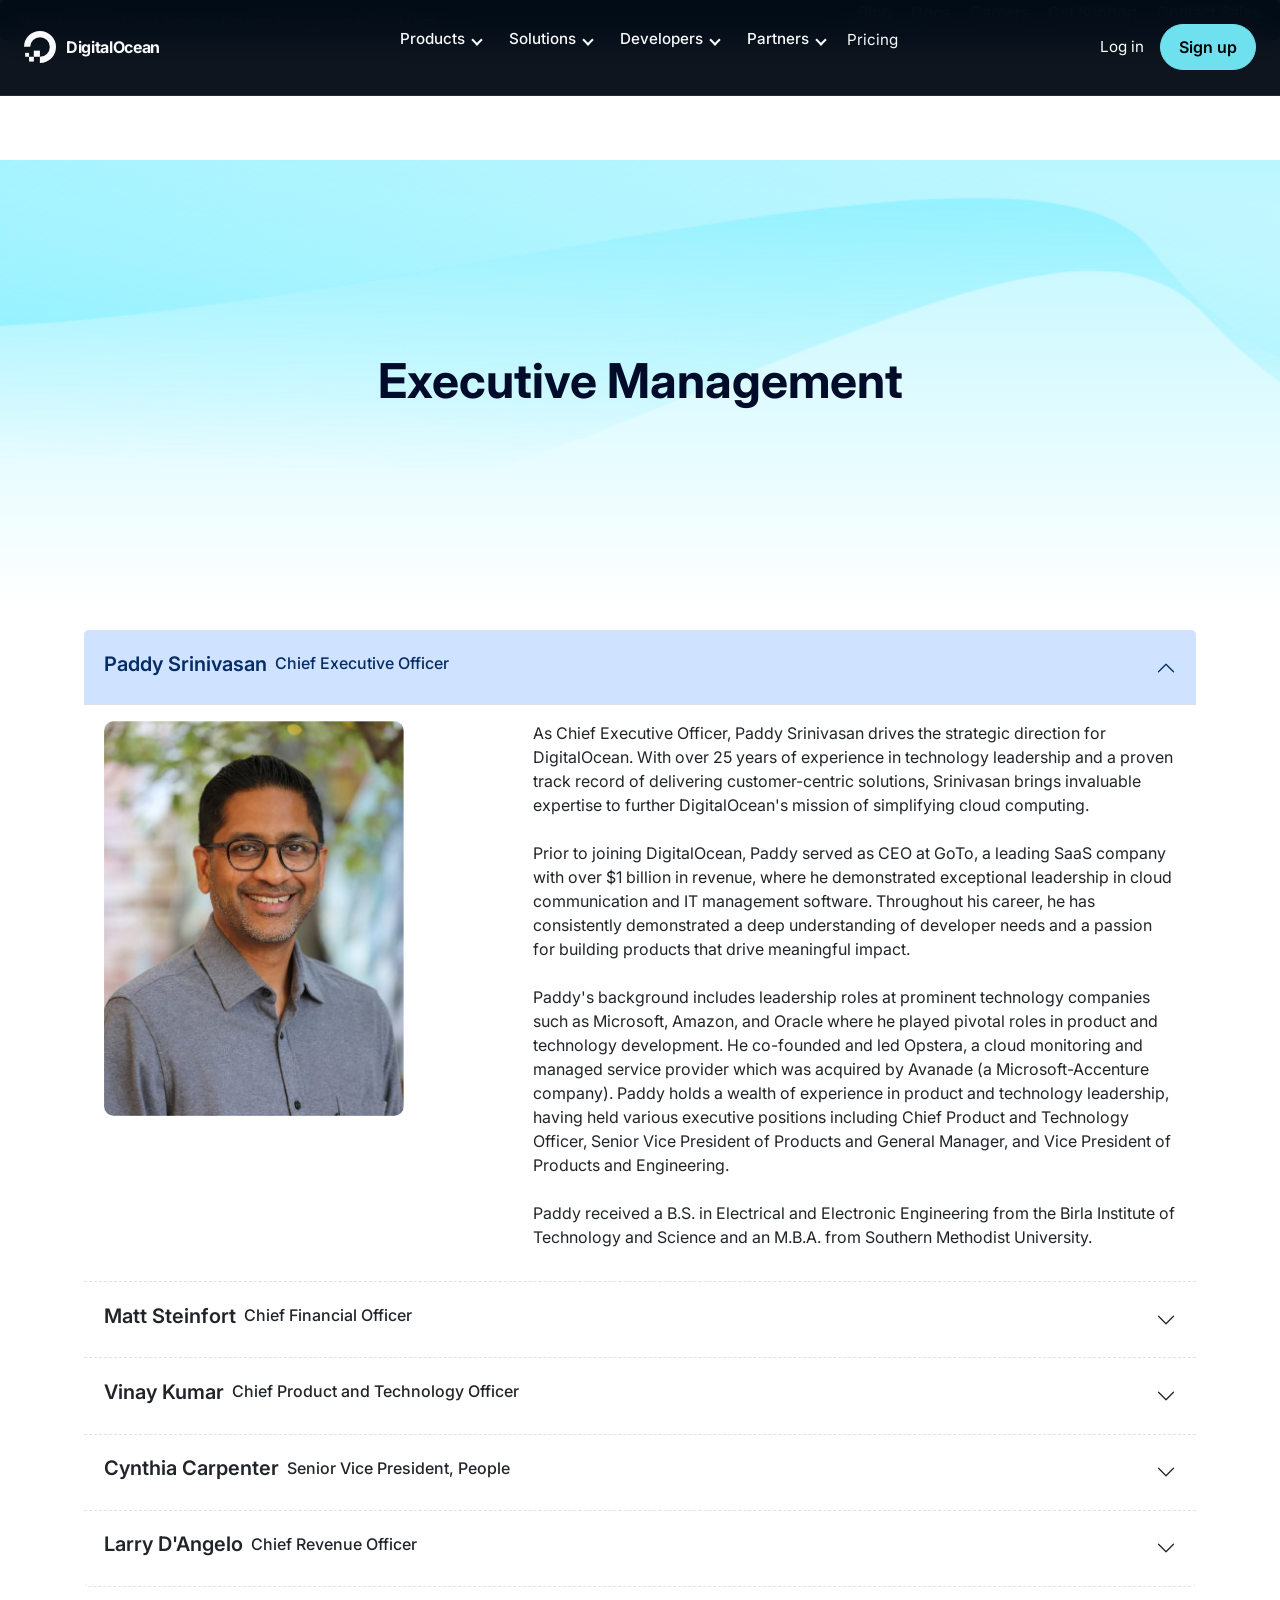
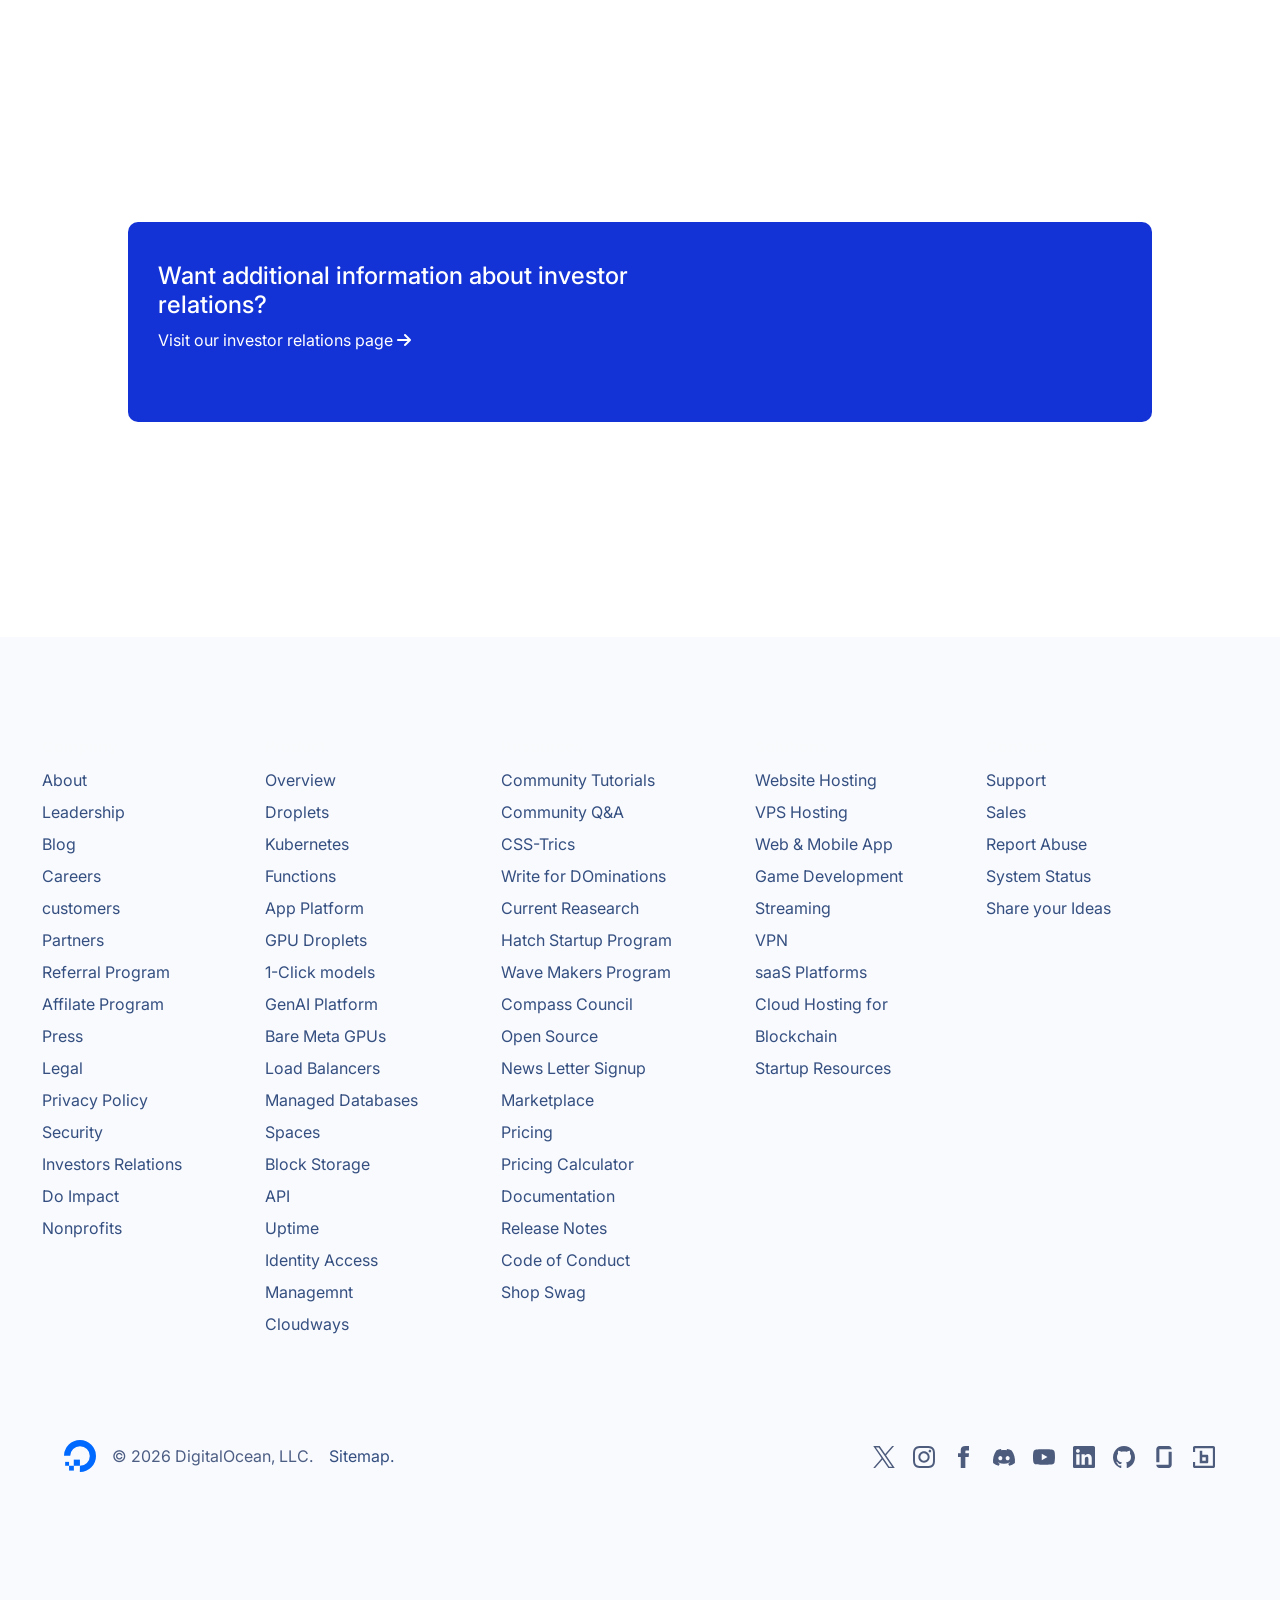
<file: otherhtml/leadership.html>
<!doctype html>
<html lang="en">

<head>
  <meta charset="utf-8">
  <meta name="viewport" content="width=device-width, initial-scale=1">
  <title>Executive Management | DigitalOcean</title>
  <link href="https://cdn.jsdelivr.net/npm/bootstrap@5.3.5/dist/css/bootstrap.min.css" rel="stylesheet"
    integrity="sha384-SgOJa3DmI69IUzQ2PVdRZhwQ+dy64/BUtbMJw1MZ8t5HZApcHrRKUc4W0kG879m7" crossorigin="anonymous">
  <link rel="preconnect" href="https://fonts.googleapis.com">
  <link rel="preconnect" href="https://fonts.gstatic.com" crossorigin>
  <link
    href="https://fonts.googleapis.com/css2?family=Epilogue:ital,wght@0,100..900;1,100..900&family=Farro:wght@300;400;500;700&family=Inter:ital,opsz,wght@0,14..32,100..900;1,14..32,100..900&family=JetBrains+Mono:ital,wght@0,100..800;1,100..800&family=Plus+Jakarta+Sans:ital,wght@0,200..800;1,200..800&family=Roboto:ital,wght@0,100..900;1,100..900&display=swap"
    rel="stylesheet">
  <link rel="stylesheet" href="https://cdnjs.cloudflare.com/ajax/libs/font-awesome/6.7.2/css/all.min.css"
    integrity="sha512-Evv84Mr4kqVGRNSgIGL/F/aIDqQb7xQ2vcrdIwxfjThSH8CSR7PBEakCr51Ck+w+/U6swU2Im1vVX0SVk9ABhg=="
    crossorigin="anonymous" referrerpolicy="no-referrer" />
  <link rel="shortcut icon" href="../Pictures/favicon.png" type="image/x-icon">
  <link rel="stylesheet" href="../othercss/leadership.css">
</head>

<body>

  <div class="alert">

    <div id="carouselExampleSlidesOnly" class="carousel slide alert-left vertical" data-bs-ride="carousel">
      <div class="carousel-inner">
        <div class="carousel-item active">
          <a href="">
            Now Available: Cloud Security Posture Management (CSPM)
            <i class="fa-solid fa-arrow-right"></i>
          </a>
        </div>
        <div class="carousel-item">
          <a href="">
            Introducing DigitalOcean AI-Native Cloud
            <i class="fa-solid fa-arrow-right"></i>
          </a>

        </div>
        <div class="carousel-item">
          <a href="">
            Now Available:Deepseek-V4-pro Model
            <i class="fa-solid fa-arrow-right"></i>
          </a>
        </div>
        <div class="carousel-item">
          <a href="">
            Now Available: Kimi K2.6
            <i class="fa-solid fa-arrow-right"></i>
          </a>
        </div>
      </div>
    </div>

    <ul class="alert-right">
      <li><a href="">Blog</a></li>
      <li><a href="">Docs</a></li>
      <li><a href="">Careers</a></li>
      <li><a href="">Get Support</a></li>
      <li><a href="">Contact Sales</a></li>
    </ul>
  </div>



  <!-- --header--- -->

  <header class="site-header">
    <div class="header-inner">
      <a class="site-logo" href="../index.html">
        <!-- <span class="logo-mark">DO</span> -->
        <svg width="32" height="32" xmlns="http://www.w3.org/2000/svg" fill="none" viewBox="0 0 90 90" tabindex="-1"
          class="DigitalOceanSmileyStyles__StyledSvg-sc-64ca7b97-4 bcPVou">
          <circle cx="45" cy="45" r="36.25" fill="none" stroke="currentColor" stroke-width="17.5"
            stroke-dasharray="170.824100538945 56.941366846315" stroke-dashoffset="113.88273369263"
            class="DigitalOceanSmileyStyles__StyledCircle-sc-64ca7b97-0 cHPtwG"></circle>
          <rect x="3.25" y="61.5" width="11" height="11" fill="currentColor"
            class="DigitalOceanSmileyStyles__StyledPixelSm-sc-64ca7b97-1 bgucfL"></rect>
          <rect x="14.25" y="72.5" width="13.5" height="13.5" fill="currentColor"
            class="DigitalOceanSmileyStyles__StyledPixelMd-sc-64ca7b97-2 fKJDss"></rect>
          <rect x="27.5" y="55.25" width="17.25" height="17.25" fill="currentColor"
            class="DigitalOceanSmileyStyles__StyledPixelLg-sc-64ca7b97-3 gZIQKn"></rect>
        </svg>
        <span class="logo-text">DigitalOcean</span>
      </a>

      <input type="checkbox" id="mobile-menu-toggle" class="mobile-menu-toggle" aria-hidden="true">
      <nav class="main-nav" aria-label="Main">
        <ul class="nav-list">
          <li class="nav-item dropdown-parent dropdown-parent--products">
            <button type="button" class="nav-button" aria-expanded="false">
              Products
              <span class="nav-chevron"></span>
            </button>
            <div class="dropdown-menu dropdown-menu--products" aria-label="Products submenu">
              <div class="dropdown-grid">
                <div class="dropdown-panel dropdown-panel--nav">
                  <div class="panel-heading">Featured AI Products</div>
                  <ul class="panel-links">
                    <li class="panel-link active"><a href="/products/featured">Featured AI
                        Products</a></li>
                    <li class="panel-link"><a href="/products/droplets">Compute</a></li>
                    <li class="panel-link"><a href="/products/kubernetes">Containers and Images</a>
                    </li>
                    <li class="panel-link"><a href="/products/databases">Managed Databases</a></li>
                    <li class="panel-link"><a href="/products/monitoring">Management and Dev
                        Tools</a></li>
                    <li class="panel-link"><a href="/products/networking">Networking</a></li>
                    <li class="panel-link"><a href="/products/security">Security</a></li>
                  </ul>
                </div>
                <div class="dropdown-panel dropdown-panel--cards">
                  <div class="card-grid">
                    <a class="card" href="/products/droplets">
                      <span class="card-icon">💠</span>
                      <div>
                        <strong>GPU Droplets</strong>
                        <p>GPU-powered virtual machines to build and run AI apps.</p>
                      </div>
                    </a>
                    <a class="card" href="/products/bare-metal-gpus">
                      <span class="card-icon">🛠️</span>
                      <div>
                        <strong>Bare Metal GPUs</strong>
                        <p>Single-tenant servers, standalone or multi-node.</p>
                      </div>
                    </a>
                    <a class="card" href="/products/storage">
                      <span class="card-icon">🗄️</span>
                      <div>
                        <strong>Storage</strong>
                        <p>Fast, scalable storage for datasets and stateful AI workloads.</p>
                      </div>
                    </a>
                    <a class="card" href="/products/data-and-learning">
                      <span class="card-icon">📚</span>
                      <div>
                        <strong>Data and Learning</strong>
                        <p>Store, retrieve, and surface the context you need.</p>
                        <span class="badge">New</span>
                      </div>
                    </a>
                    <a class="card" href="/products/inference-engine">
                      <span class="card-icon">⚡</span>
                      <div>
                        <strong>Inference Engine</strong>
                        <p>Run inference at scale with policy-driven routing.</p>
                        <span class="badge">New</span>
                      </div>
                    </a>
                  </div>
                  <a class="browse-all-link" href="/products">Browse all products →</a>
                </div>
              </div>
            </div>
          </li>
          <li class="nav-item dropdown-parent dropdown-parent--solutions">
            <button type="button" class="nav-button" aria-expanded="false">
              Solutions
              <span class="nav-chevron"></span>
            </button>
            <div class="dropdown-menu dropdown-menu--solutions" aria-label="Solutions submenu">
              <div class="dropdown-grid">
                <div class="dropdown-panel dropdown-panel--nav">
                  <div class="panel-heading">Featured solutions</div>
                  <ul class="panel-links">
                    <li class="panel-link active"><a href="/solutions/ai-ml">AI/ML</a></li>
                    <li class="panel-link"><a href="/solutions/cms">CMS</a></li>
                    <li class="panel-link"><a href="/solutions/data-iot">Data and IoT</a></li>
                    <li class="panel-link"><a href="/solutions/developer-tools">Developer Tools</a>
                    </li>
                    <li class="panel-link"><a href="/solutions/gaming-media">Gaming and Media</a>
                    </li>
                    <li class="panel-link"><a href="/solutions/gpu">GPU</a></li>
                    <li class="panel-link"><a href="/solutions/hosting">Hosting</a></li>
                  </ul>
                </div>
                <div class="dropdown-panel dropdown-panel--cards">
                  <div class="panel-heading">AI/ML</div>
                  <div class="card-grid">
                    <a class="card" href="/solutions/ai-hr-knowledge-assistant">
                      <span class="card-icon">🤖</span>
                      <div>
                        <strong>AI HR Knowledge Assistant</strong>
                        <p>Deploy AI tools developed for Human Resources.</p>
                      </div>
                    </a>
                    <a class="card" href="/solutions/ai-code-copilot">
                      <span class="card-icon">💻</span>
                      <div>
                        <strong>AI Code Copilot</strong>
                        <p>Write, complete, and review code faster.</p>
                      </div>
                    </a>
                    <a class="card" href="/solutions/ai-support-ticket-triage">
                      <span class="card-icon">🎟️</span>
                      <div>
                        <strong>AI Support Ticket Triage</strong>
                        <p>Auto-classify and route customer support tickets.</p>
                      </div>
                    </a>
                    <a class="card" href="/solutions/ai-recommendation-engine">
                      <span class="card-icon">✨</span>
                      <div>
                        <strong>AI Recommendation Engine</strong>
                        <p>Build tools to personalize user experiences.</p>
                      </div>
                    </a>
                    <a class="card" href="/solutions/ai-agent-builder">
                      <span class="card-icon">🧠</span>
                      <div>
                        <strong>AI Agent Builder</strong>
                        <p>Create, deploy, and manage AI agents for anything.</p>
                      </div>
                    </a>
                    <a class="card" href="/solutions/multimodal-ai">
                      <span class="card-icon">🌀</span>
                      <div>
                        <strong>Multimodal AI</strong>
                        <p>Run models that process multiple data types.</p>
                      </div>
                    </a>
                  </div>
                  <a class="browse-all-link" href="/solutions">Browse all AI/ML solutions →</a>
                </div>
              </div>
            </div>
          </li>
          <li class="nav-item dropdown-parent dropdown-parent--developers">
            <button type="button" class="nav-button" aria-expanded="false">
              Developers
              <span class="nav-chevron"></span>
            </button>
            <div class="dropdown-menu dropdown-menu--developers" aria-label="Developers submenu">
              <div class="dropdown-grid">
                <div class="dropdown-panel dropdown-panel--nav">
                  <div class="panel-heading">Community</div>
                  <ul class="panel-links">
                    <li class="panel-link active"><a href="/community">Community</a></li>
                    <li class="panel-link"><a href="/docs">Documentation</a></li>
                    <li class="panel-link"><a href="/developer-tools">Developer Tools</a></li>
                    <li class="panel-link"><a href="/get-involved">Get Involved</a></li>
                    <li class="panel-link"><a href="/utilities-help">Utilities and Help</a></li>
                  </ul>
                </div>
                <div class="dropdown-panel dropdown-panel--cards">
                  <div class="panel-heading">Community</div>
                  <div class="card-grid">
                    <a class="card" href="/blog">
                      <!-- <span class="card-icon"></span> -->
                      <div>
                        <strong>Blog</strong>
                        <p>The latest product releases and insights from our experts.</p>
                      </div>
                    </a>
                    <a class="card" href="/css-tricks">
                      <!-- <span class="card-icon"></span> -->
                      <div>
                        <strong>CSS Tricks</strong>
                        <p>All things web design.</p>
                      </div>
                    </a>
                    <a class="card" href="/the-wave">
                      <!-- <span class="card-icon"></span> -->
                      <div>
                        <strong>The Wave</strong>
                        <p>Content to level up your business.</p>
                      </div>
                    </a>
                    <a class="card" href="/tutorials">
                      <!-- <span class="card-icon"></span> -->
                      <div>
                        <strong>Tutorials</strong>
                        <p>Our extensive library of technical articles.</p>
                      </div>
                    </a>
                    <a class="card" href="/qa">
                      <!-- <span class="card-icon"></span> -->
                      <div>
                        <strong>Q&A</strong>
                        <p>Answers to your cloud and coding questions.</p>
                      </div>
                    </a>
                    <a class="card" href="/youtube">
                      <!-- <span class="card-icon">▶</span> -->
                      <div>
                        <strong>YouTube</strong>
                        <p>Educational content and tutorials.</p>
                      </div>
                    </a>
                  </div>
                  <a class="browse-all-link" href="/community">Visit DigitalOcean's Community Site
                    →</a>
                </div>
              </div>
            </div>
          </li>
          <li class="nav-item dropdown-parent dropdown-parent--partners">
            <button type="button" class="nav-button" aria-expanded="false">
              Partners
              <span class="nav-chevron"></span>
            </button>
            <div class="dropdown-menu dropdown-menu--partners" aria-label="Partners submenu">
              <div class="dropdown-grid">
                <div class="dropdown-panel dropdown-panel--nav">
                  <div class="panel-heading">Become a Partner</div>
                  <ul class="panel-links">
                    <li class="panel-link active"><a href="/partners/become-a-partner">Become a
                        Partner</a></li>
                    <li class="panel-link"><a href="/partners/marketplace">Marketplace</a></li>
                  </ul>
                </div>
                <div class="dropdown-panel dropdown-panel--cards">
                  <div class="panel-heading">Become a Partner</div>
                  <div class="card-grid">
                    <a class="card" href="/partners/partner-pod">
                      <div>
                        <strong>About Partner Pod</strong>
                        <p>Discounts, revenue share, and more for businesses.</p>
                      </div>
                    </a>
                    <a class="card" href="/partners/ai-partner-program">
                      <div>
                        <strong>AI Partner Program</strong>
                        <p>Boost your AI business with the right partner resources.</p>
                      </div>
                    </a>
                    <a class="card" href="/partners/digitalocean-startups">
                      <div>
                        <strong>DigitalOcean Startups</strong>
                        <p>Resources and support to propel your startup.</p>
                      </div>
                    </a>
                    <a class="card" href="/partners/partners-directory">
                      <div>
                        <strong>Partners Directory</strong>
                        <p>Current list of DigitalOcean partners.</p>
                      </div>
                    </a>
                    <a class="card" href="/partners/customer-stories">
                      <div>
                        <strong>Customer Stories</strong>
                        <p>See customers growing on DigitalOcean.</p>
                      </div>
                    </a>
                  </div>
                  <a class="browse-all-link" href="/partners">Become a Partner →</a>
                </div>
              </div>
            </div>
          </li>
          <li class="nav-item">
            <a class="nav-link" href="/pricing">Pricing</a>
          </li>
        </ul>
      </nav>

      <div class="header-actions">
        <a class="action-link" href="https://cloud.digitalocean.com/login">Log in</a>
        <a class="action-button" href="https://cloud.digitalocean.com/registrations/new">Sign up</a>
        
        <label class="mobile-menu-button" for="mobile-menu-toggle" aria-label="Toggle menu">
          Menu
          <span class="mobile-menu-icon"></span>
        </label>
      </div>
      <i class="fa-solid fa-bars"></i>
    </div>
  </header>
  
  <!-- Hero section -->

  <section class="hero-section">
    <div class="herosect">
      <h1>Executive Management</h1>
    </div>
  </section>
  <!-- Hero Section2 -->
  <section class="hero-section2">
    <div class="herosect2">

      <div class="accordion" id="accordionPanelsStayOpenExample">
        <div class="accordion-item">
          <h2 class="accordion-header">
            <button class="accordion-button" type="button" data-bs-toggle="collapse"
              data-bs-target="#panelsStayOpen-collapseOne" aria-expanded="true"
              aria-controls="panelsStayOpen-collapseOne">
              <h5>Paddy Srinivasan</h5>
              <p>Chief Executive Officer</p>
            </button>
          </h2>
          <div id="panelsStayOpen-collapseOne" class="accordion-collapse collapse show">
            <div class="accordion-body">
              <div class="img-side">
                <img src="../Pictures/paddy.jpg" alt="" class="acord-img">
              </div>

              <div class="txxt-side">
                <p>As Chief Executive Officer, Paddy Srinivasan drives the strategic direction for DigitalOcean. With
                  over 25 years of experience in technology leadership and a proven track record of delivering
                  customer-centric solutions, Srinivasan brings invaluable expertise to further DigitalOcean's mission
                  of simplifying cloud computing.
                  <br><br>
                  Prior to joining DigitalOcean, Paddy served as CEO at GoTo, a leading SaaS company with over $1
                  billion in revenue, where he demonstrated exceptional leadership in cloud communication and IT
                  management software. Throughout his career, he has consistently demonstrated a deep understanding of
                  developer needs and a passion for building products that drive meaningful impact.
                  <br><br>
                  Paddy's background includes leadership roles at prominent technology companies such as Microsoft,
                  Amazon, and Oracle where he played pivotal roles in product and technology development. He co-founded
                  and led Opstera, a cloud monitoring and managed service provider which was acquired by Avanade (a
                  Microsoft-Accenture company). Paddy holds a wealth of experience in product and technology leadership,
                  having held various executive positions including Chief Product and Technology Officer, Senior Vice
                  President of Products and General Manager, and Vice President of Products and Engineering.
                  <br><br>
                  Paddy received a B.S. in Electrical and Electronic Engineering from the Birla Institute of Technology
                  and Science and an M.B.A. from Southern Methodist University.
                </p>
              </div>
            </div>
          </div>
        </div>

        <div class="accordion-item">
          <h2 class="accordion-header">
            <button class="accordion-button collapsed" type="button" data-bs-toggle="collapse"
              data-bs-target="#panelsStayOpen-collapseTwo" aria-expanded="false"
              aria-controls="panelsStayOpen-collapseTwo">
              <h5>Matt Steinfort</h5>
              <p>Chief Financial Officer</p>
            </button>
          </h2>
          <div id="panelsStayOpen-collapseTwo" class="accordion-collapse collapse">
            <div class="accordion-body">
              <div class="img-side">
                <img src="../Pictures/matt.jpg" alt="" class="acord-img">
              </div>

              <div class="txxt-side">
                <p>Matt Steinfort is DigitalOcean's Chief Financial Officer, responsible for leading and scaling the
                  company's global finance organization. He brings more than 30 years of financial operations, general
                  management, corporate strategy & development and consulting experience along with entrepreneurial and
                  startup expertise.
                  <br><br>
                  Prior to DigitalOcean, Matt was the Chief Financial Officer at Zayo Group, where he oversaw all
                  finance and strategy functions including corporate strategy & development, FP&A, IR, accounting and
                  treasury. Before his time at Zayo, Matt was a founder of SaaS provider Envysion, where he also served
                  as President and Chief Executive Officer.
                  <br><br>
                  Matt holds a B.S. in civil engineering and operations research from Princeton University and an M.B.A.
                  from MIT Sloan School of Management
                </p>
              </div>
            </div>
          </div>
        </div>

        <div class="accordion-item">
          <h2 class="accordion-header">
            <button class="accordion-button collapsed" type="button" data-bs-toggle="collapse"
              data-bs-target="#panelsStayOpen-collapseThree" aria-expanded="false"
              aria-controls="panelsStayOpen-collapseThree">
              <h5>Vinay Kumar</h5>
              <p>Chief Product and Technology Officer</p>
            </button>
          </h2>
          <div id="panelsStayOpen-collapseThree" class="accordion-collapse collapse">
            <div class="accordion-body">
              <div class="img-side">
                <img src="../Pictures/vinay.jpg" alt="" class="acord-img">
              </div>

              <div class="txxt-side">
                <p>Vinay Kumar is Chief Product and Technology Officer at DigitalOcean, leading product strategy and
                  technology execution across the company’s cloud platform. He brings 20+ years of experience building
                  and scaling cloud infrastructure and developer platforms, with a track record of turning complex
                  technical problems into simple, reliable products—and creating operating mechanisms that help teams
                  execute consistently.
                  <br><br>
                  Before DigitalOcean, Vinay spent a decade at Oracle in senior leadership roles, most recently as
                  Senior Vice President, Product Development. He was among the early leaders who helped launch Oracle’s
                  Gen-2 cloud infrastructure as a founding member and went on to lead product management and engineering
                  across various Oracle business units including Healthcare. He also took on complex turnaround
                  assignments spanning product, partners, and solutions engineering.
                  <br><br>
                  Vinay played pivotal roles in advancing Oracle Cloud’s differentiation. He introduced HPC and RDMA
                  networking capabilities that became foundational for OCI’s GPU and high-performance workloads, and he
                  led the concept-to-inception launch of Dedicated Regions—work that later became central to OCI’s
                  differentiation, including OCI Alloy. He also conceived and launched Cloud Lift Services globally and
                  improved operating margins through organizational and operating-model transformation.
                  <br><br>
                  He has also held leadership roles at Amazon Web Services, Akamai and EMC.
                </p>
              </div>
            </div>
          </div>
        </div>

        <div class="accordion-item">
          <h2 class="accordion-header">
            <button class="accordion-button collapsed" type="button" data-bs-toggle="collapse"
              data-bs-target="#panelsStayOpen-collapseFour" aria-expanded="false"
              aria-controls="panelsStayOpen-collapseFour">
              <h5>Cynthia Carpenter</h5>
              <p>Senior Vice President, People</p>
            </button>
          </h2>
          <div id="panelsStayOpen-collapseFour" class="accordion-collapse collapse">
            <div class="accordion-body">
              <div class="img-side">
                <img src="../Pictures/cynthia.jpg" alt="" class="acord-img">
              </div>

              <div class="txxt-side">
                <p>As the Senior Vice President of People for DigitalOcean, Cynthia Carpenter leverages her strategic
                  marketing background to help position DigitalOcean as an employer of top technical talent. A
                  passionate advocate for inclusion and diversity, she works closely with executive leadership to uphold
                  a culture where employees can bring their best to work every day to produce extraordinary results.
                  <br><br>
                  Prior to joining DigitalOcean, Cynthia was the Chief People Officer for TechInsights, a publisher of
                  technical documentation for the semiconductor industry. Before joining TechInsights, she led Human
                  Resources for the Product & Technology business unit at Charter Communications. Her career includes
                  leadership roles in marketing and product management with Charter, Level 3 Communications, AMC
                  Networks, Time Warner Cable, and Starz Entertainment.
                  <br><br>
                  Cynthia has served on the Boards of Women In Cable Telecom Rocky Mountain, The Rocky Mountain
                  Children's Law Center, and Junior Achievement Rocky Mountain. She is a graduate of Cornell University
                  and holds an MBA from Boston University.
                </p>
              </div>
            </div>
          </div>
        </div>

        <div class="accordion-item">
          <h2 class="accordion-header">
            <button class="accordion-button collapsed" type="button" data-bs-toggle="collapse"
              data-bs-target="#panelsStayOpen-collapseFive" aria-expanded="false"
              aria-controls="panelsStayOpen-collapseFive">
              <h5>Larry D'Angelo</h5>
              <p>Chief Revenue Officer</p>
            </button>
          </h2>
          <div id="panelsStayOpen-collapseFive" class="accordion-collapse collapse">
            <div class="accordion-body">
              <div class="img-side">
                <img src="../Pictures/larry.jpg" alt="" class="acord-img">
              </div>

              <div class="txxt-side">
                <p>As Chief Revenue Officer at Digital Ocean, Larry oversees all go-to-market efforts including direct
                  sales and channel partnerships, customer success, customer support and corporate communications. He
                  brings more than 30 years of experience in building and scaling successful global go-to-market teams
                  across numerous revenue streams and operating motions.
                  <br><br>
                  Prior to joining Digital Ocean, Larry was the Chief Customer Officer at Rapid7 (NASDAQ:RPD), an $800M+
                  leader in extended risk and threat detection. He led new sales, expansion, customer retention, and
                  support, resulting in YoY ARR growth of 11%, and a 7% ARR increase per customer. Larry helped lead
                  Rapid7 through an 18% workforce reduction while restructuring the company's go-to-market operations,
                  resulting in driving efficient growth and generating $80M of free cash flow.
                  <br><br>
                  Prior to joining Rapid7, he served as a Senior Advisor to numerous software companies and private
                  equity firms. Before operating as an advisor, Larry was the Chief Sales Officer of LogMeIn
                  (NASDQ:LOGM) for over eight years, where he helped the company grow from $100M in revenue to $1.4B.
                  <br><br>
                  Larry holds a B.S. in Optical Engineering from the University of Rochester.
                </p>
              </div>
            </div>
          </div>
        </div>
      </div>
    </div>
  </section>
  <!-- Hero Section3 -->
  <section class="hero-section3">
    <div class="herosect3">
      <h4>Want additional information about investor relations?</h4>
      <p><a href="">Visit our investor relations page <i class="fa-solid fa-arrow-right"></i></a></p>
    </div>
    <div>
      <img src="../Pictures/s image.png" alt="" class="s-image">
    </div>
  </section>

  <!-- footer section -->
  <footer class="footer-section">
    <div class="footer-sect">
      <div class="footer-list">
        <h4>Company</h4>
        <li><a href="">About</a></li>
        <li><a href="../otherhtml/leadership.html">Leadership</a></li>
        <li><a href="">Blog</a></li>
        <li><a href="">Careers</a></li>
        <li><a href="">customers</a></li>
        <li><a href="">Partners</a></li>
        <li><a href="../otherhtml/referral.html">Referral Program</a></li>
        <li><a href="">Affilate Program</a></li>
        <li><a href="">Press</a></li>
        <li><a href="../otherhtml/legal.html">Legal</a></li>
        <li><a href="">Privacy Policy</a></li>
        <li><a href="">Security</a></li>
        <li><a href="">Investors Relations</a></li>
        <li><a href="">Do Impact</a></li>
        <li><a href="">Nonprofits</a></li>
      </div>
      <div class="footer-list">
        <h4>Product</h4>
        <li><a href="">Overview</a></li>
        <li><a href="">Droplets</a></li>
        <li><a href="">Kubernetes</a></li>
        <li><a href="">Functions</a></li>
        <li><a href="">App Platform</a></li>
        <li><a href="">GPU Droplets</a></li>
        <li><a href="">1-Click models</a></li>
        <li><a href="">GenAI Platform</a></li>
        <li><a href="">Bare Meta GPUs</a></li>
        <li><a href="">Load Balancers</a></li>
        <li><a href="">Managed Databases</a></li>
        <li><a href="">Spaces</a></li>
        <li><a href="">Block Storage</a></li>
        <li><a href="">API</a></li>
        <li><a href="">Uptime</a></li>
        <li><a href="">Identity Access<br>Managemnt</a></li>
        <li><a href="">Cloudways</a></li>
      </div>
      <div class="footer-list">
        <h4>Resources</h4>
        <li><a href="">Community Tutorials</a></li>
        <li><a href="">Community Q&A</a></li>
        <li><a href="">CSS-Trics</a></li>
        <li><a href="">Write for DOminations</a></li>
        <li><a href="">Current Reasearch</a></li>
        <li><a href="">Hatch Startup Program</a></li>
        <li><a href="">Wave Makers Program</a></li>
        <li><a href="">Compass Council</a></li>
        <li><a href="">Open Source</a></li>
        <li><a href="">News Letter Signup</a></li>
        <li><a href="">Marketplace</a></li>
        <li><a href="">Pricing</a></li>
        <li><a href="">Pricing Calculator</a></li>
        <li><a href="">Documentation</a></li>
        <li><a href="">Release Notes</a></li>
        <li><a href="">Code of Conduct</a></li>
        <li><a href="">Shop Swag</a></li>
      </div>
      <div class="footer-list">
        <h4>Solutions</h4>
        <li><a href="">Website Hosting</a></li>
        <li><a href="">VPS Hosting</a></li>
        <li><a href="">Web & Mobile App</a></li>
        <li><a href="">Game Development</a></li>
        <li><a href="">Streaming</a></li>
        <li><a href="">VPN</a></li>
        <li><a href="">saaS Platforms</a></li>
        <li><a href="">Cloud Hosting for<br> Blockchain</a></li>
        <li><a href="">Startup Resources</a></li>

      </div>
      <div class="footer-list">
        <h4>Contact</h4>
        <li><a href="">Support</a></li>
        <li><a href="">Sales</a></li>
        <li><a href="">Report Abuse</a></li>
        <li><a href="">System Status</a></li>
        <li><a href="">Share your Ideas</a></li>
      </div>
    </div>
    <div class="accordion-side">
      <div class="accordion" id="accordionPanelsStayOpenExample">
        <div class="accordion-item">
          <h2 class="accordion-header">
            <button class="accordion-button" type="button" data-bs-toggle="collapse"
              data-bs-target="#panelsStayOpen-collapseOne" aria-expanded="true"
              aria-controls="panelsStayOpen-collapseOne">
              Company
            </button>
          </h2>
          <div id="panelsStayOpen-collapseOne" class="accordion-collapse collapse show">
            <div class="accordion-body">
              <div class="footer-list">
                <li><a href="">About</a></li>
                <li><a href="../otherhtml/leadership.html">Leadership</a></li>
                <li><a href="">Blog</a></li>
                <li><a href="">Careers</a></li>
                <li><a href="">customers</a></li>
                <li><a href="">Partners</a></li>
                <li><a href="../otherhtml/referral.html">Referral Program</a></li>
                <li><a href="">Affilate Program</a></li>
                <li><a href="">Press</a></li>
                <li><a href="../otherhtml/legal.html">Legal</a></li>
                <li><a href="">Privacy Policy</a></li>
                <li><a href="">Security</a></li>
                <li><a href="">Investors Relations</a></li>
                <li><a href="">Do Impact</a></li>
                <li><a href="">Nonprofits</a></li>
              </div>
            </div>
          </div>
        </div>

        <div class="accordion-item">
          <h2 class="accordion-header">
            <button class="accordion-button collapsed" type="button" data-bs-toggle="collapse"
              data-bs-target="#panelsStayOpen-collapseTwo" aria-expanded="false"
              aria-controls="panelsStayOpen-collapseTwo">
              Product
            </button>
          </h2>
          <div id="panelsStayOpen-collapseTwo" class="accordion-collapse collapse">
            <div class="accordion-body">
              <div class="footer-list">
                <li><a href="">Overview</a></li>
                <li><a href="">Droplets</a></li>
                <li><a href="">Kubernetes</a></li>
                <li><a href="">Functions</a></li>
                <li><a href="">App Platform</a></li>
                <li><a href="">GPU Droplets</a></li>
                <li><a href="">1-Click models</a></li>
                <li><a href="">GenAI Platform</a></li>
                <li><a href="">Bare Meta GPUs</a></li>
                <li><a href="">Load Balancers</a></li>
                <li><a href="">Managed Databases</a></li>
                <li><a href="">Spaces</a></li>
                <li><a href="">Block Storage</a></li>
                <li><a href="">API</a></li>
                <li><a href="">Uptime</a></li>
                <li><a href="">Identity Access<br>Managemnt</a></li>
                <li><a href="">Cloudways</a></li>
              </div>
            </div>
          </div>
        </div>

        <div class="accordion-item">
          <h2 class="accordion-header">
            <button class="accordion-button collapsed" type="button" data-bs-toggle="collapse"
              data-bs-target="#panelsStayOpen-collapseThree" aria-expanded="false"
              aria-controls="panelsStayOpen-collapseThree">
              Resources
            </button>
          </h2>
          <div id="panelsStayOpen-collapseThree" class="accordion-collapse collapse">
            <div class="accordion-body">
              <div class="footer-list">
                <li><a href="">Community Tutorials</a></li>
                <li><a href="">Community Q&A</a></li>
                <li><a href="">CSS-Trics</a></li>
                <li><a href="">Write for DOminations</a></li>
                <li><a href="">Current Reasearch</a></li>
                <li><a href="">Hatch Startup Program</a></li>
                <li><a href="">Wave Makers Program</a></li>
                <li><a href="">Compass Council</a></li>
                <li><a href="">Open Source</a></li>
                <li><a href="">News Letter Signup</a></li>
                <li><a href="">Marketplace</a></li>
                <li><a href="">Pricing</a></li>
                <li><a href="">Pricing Calculator</a></li>
                <li><a href="">Documentation</a></li>
                <li><a href="">Release Notes</a></li>
                <li><a href="">Code of Conduct</a></li>
                <li><a href="">Shop Swag</a></li>
              </div>
            </div>
          </div>
        </div>

        <div class="accordion-item">
          <h2 class="accordion-header">
            <button class="accordion-button collapsed" type="button" data-bs-toggle="collapse"
              data-bs-target="#panelsStayOpen-collapseFour" aria-expanded="false"
              aria-controls="panelsStayOpen-collapseFour">
              Solutions
            </button>
          </h2>
          <div id="panelsStayOpen-collapseFour" class="accordion-collapse collapse">
            <div class="accordion-body">
              <div class="footer-list">
                <li><a href="">Website Hosting</a></li>
                <li><a href="">VPS Hosting</a></li>
                <li><a href="">Web & Mobile App</a></li>
                <li><a href="">Game Development</a></li>
                <li><a href="">Streaming</a></li>
                <li><a href="">VPN</a></li>
                <li><a href="">saaS Platforms</a></li>
                <li><a href="">Cloud Hosting for<br> Blockchain</a></li>
                <li><a href="">Startup Resources</a></li>
              </div>
            </div>
          </div>
        </div>

        <div class="accordion-item">
          <h2 class="accordion-header">
            <button class="accordion-button collapsed" type="button" data-bs-toggle="collapse"
              data-bs-target="#panelsStayOpen-collapseFive" aria-expanded="false"
              aria-controls="panelsStayOpen-collapseFive">
              Contact
            </button>
          </h2>
          <div id="panelsStayOpen-collapseFive" class="accordion-collapse collapse">
            <div class="accordion-body">
              <div class="footer-list">
                <li><a href="">Support</a></li>
                <li><a href="">Sales</a></li>
                <li><a href="">Report Abuse</a></li>
                <li><a href="">System Status</a></li>
                <li><a href="">Share your Ideas</a></li>
              </div>
            </div>
          </div>
        </div>

      </div>
    </div>

    <div class="footer-imgs">
      <div class="imgs-side1">
        <li><a href="" class="footer-logo"><svg width="32" height="32" xmlns="http://www.w3.org/2000/svg" fill="none"
              viewBox="0 0 90 90" tabindex="-1" class="DigitalOceanSmileyStyles__StyledSvg-sc-64ca7b97-4 gZNQyj">
              <circle cx="45" cy="45" r="36.25" fill="none" stroke="currentColor" stroke-width="17.5"
                stroke-dasharray="170.824100538945 56.941366846315" stroke-dashoffset="113.88273369263"
                class="DigitalOceanSmileyStyles__StyledCircle-sc-64ca7b97-0 boiaup"></circle>
              <rect x="3.25" y="61.5" width="11" height="11" fill="currentColor"
                class="DigitalOceanSmileyStyles__StyledPixelSm-sc-64ca7b97-1 eHcYog"></rect>
              <rect x="14.25" y="72.5" width="13.5" height="13.5" fill="currentColor"
                class="DigitalOceanSmileyStyles__StyledPixelMd-sc-64ca7b97-2 cBwJMv"></rect>
              <rect x="27.5" y="55.25" width="17.25" height="17.25" fill="currentColor"
                class="DigitalOceanSmileyStyles__StyledPixelLg-sc-64ca7b97-3 lnMpzg"></rect>
            </svg></a></li>
        <li class="copyright">© 2026 DigitalOcean, LLC.</li >
        <li><a href="" class="sitemap">Sitemap.</a></li>
      </div>

      <div class="imgs-side2">
        <li><a href=""><svg width="24" height="24" viewBox="0 0 24 24" fill="none" xmlns="http://www.w3.org/2000/svg"
              class="img-svg">
              <path
                d="M14.0468 10.3155L22.0566 1.00003H20.1585L13.2036 9.08855L7.6488 1.00003H1.24194L9.64196 13.2313L1.24194 23H3.14011L10.4847 14.4583L16.351 23H22.7578L14.0464 10.3155H14.0468ZM11.447 13.3391L10.5959 12.1211L3.82405 2.42968H6.73952L12.2045 10.251L13.0556 11.4689L20.1594 21.6354H17.244L11.447 13.3395V13.3391Z"
                fill="currentColor"></path>
            </svg></a></li>

        <li><a href=""><svg width="24" height="24" viewBox="0 0 24 24" fill="none" xmlns="http://www.w3.org/2000/svg"
              class="img-svg">
              <path
                d="M7.44432 1.07693C6.27391 1.13215 5.47464 1.31893 4.77592 1.59349C4.05277 1.87531 3.43984 2.2535 2.83 2.86554C2.22015 3.47758 1.84461 4.09094 1.56476 4.81518C1.29394 5.51545 1.11046 6.31537 1.05876 7.48643C1.00706 8.6575 0.995618 9.03392 1.00134 12.0211C1.00706 15.0083 1.02026 15.3827 1.07702 16.5562C1.1329 17.7264 1.31902 18.5254 1.59358 19.2244C1.87585 19.9475 2.25359 20.5602 2.86586 21.1703C3.47812 21.7803 4.09105 22.155 4.81706 22.4353C5.51666 22.7056 6.31681 22.89 7.48766 22.9413C8.65852 22.9925 9.03538 23.0044 12.0217 22.9987C15.008 22.993 15.384 22.9798 16.5573 22.9241C17.7305 22.8684 18.5254 22.681 19.2246 22.4078C19.9477 22.1248 20.5609 21.7478 21.1705 21.1353C21.7801 20.5228 22.1554 19.909 22.4351 19.1843C22.7061 18.4847 22.8902 17.6846 22.9411 16.5146C22.9923 15.3405 23.0044 14.9656 22.9987 11.9788C22.993 8.99212 22.9796 8.61768 22.9239 7.44463C22.8682 6.27159 22.6819 5.47497 22.4076 4.77558C22.1249 4.05244 21.7475 3.44018 21.1355 2.82968C20.5235 2.21918 19.9092 1.84407 19.1847 1.56511C18.4847 1.29429 17.685 1.10971 16.5141 1.05911C15.3433 1.00851 14.9664 0.995531 11.979 1.00125C8.9916 1.00697 8.6176 1.01973 7.44432 1.07693ZM7.5728 20.9624C6.50029 20.9157 5.91795 20.7375 5.52986 20.5884C5.01594 20.3904 4.64985 20.151 4.26309 19.768C3.87633 19.385 3.63872 19.0176 3.43808 18.5047C3.28738 18.1166 3.10588 17.535 3.05572 16.4625C3.00116 15.3033 2.98972 14.9552 2.98334 12.0184C2.97696 9.08166 2.98818 8.73406 3.039 7.57443C3.08476 6.50281 3.26406 5.91981 3.413 5.53195C3.611 5.01737 3.84949 4.65194 4.23339 4.2654C4.61729 3.87886 4.9836 3.64082 5.49686 3.44018C5.88451 3.28882 6.46619 3.10886 7.53826 3.05782C8.69834 3.00282 9.04594 2.99182 11.9823 2.98544C14.9187 2.97906 15.2672 2.99006 16.4277 3.0411C17.4993 3.08774 18.0825 3.26528 18.47 3.4151C18.9841 3.6131 19.35 3.85092 19.7365 4.23548C20.1231 4.62004 20.3613 4.98503 20.562 5.49939C20.7135 5.88593 20.8935 6.46739 20.9441 7.54011C20.9993 8.70018 21.0119 9.048 21.0171 11.9841C21.0224 14.9203 21.0121 15.269 20.9613 16.4281C20.9144 17.5006 20.7366 18.0832 20.5873 18.4717C20.3893 18.9854 20.1506 19.3517 19.7664 19.7381C19.3823 20.1244 19.0164 20.3624 18.503 20.5631C18.1158 20.7142 17.5334 20.8946 16.4622 20.9456C15.3021 21.0002 14.9545 21.0116 12.0171 21.018C9.0796 21.0244 8.7331 21.0125 7.57302 20.9624M16.5403 6.12089C16.5408 6.38198 16.6186 6.63708 16.764 6.85392C16.9095 7.07076 17.1159 7.2396 17.3573 7.33909C17.5987 7.43859 17.8642 7.46426 18.1202 7.41286C18.3762 7.36147 18.6111 7.23532 18.7954 7.05036C18.9797 6.8654 19.105 6.62995 19.1555 6.37378C19.2059 6.11761 19.1793 5.85223 19.0789 5.61121C18.9785 5.37018 18.8089 5.16434 18.5915 5.01971C18.3742 4.87508 18.1188 4.79816 17.8577 4.79868C17.5077 4.79938 17.1723 4.93907 16.9252 5.18702C16.6782 5.43496 16.5397 5.77088 16.5403 6.12089ZM6.35201 12.011C6.35817 15.1306 8.89172 17.6538 12.0107 17.6478C15.1297 17.6419 17.6546 15.1086 17.6487 11.989C17.6427 8.86936 15.1085 6.34551 11.9891 6.35167C8.86972 6.35783 6.34607 8.8918 6.35201 12.011ZM8.33335 12.007C8.33192 11.2818 8.54557 10.5724 8.94728 9.96865C9.349 9.36486 9.92074 8.89376 10.5902 8.6149C11.2597 8.33605 11.9968 8.26198 12.7084 8.40205C13.4199 8.54212 14.074 8.89005 14.5878 9.40184C15.1016 9.91363 15.4521 10.5663 15.595 11.2773C15.7379 11.9883 15.6668 12.7257 15.3906 13.3962C15.1144 14.0668 14.6455 14.6404 14.0433 15.0445C13.4411 15.4486 12.7326 15.6651 12.0074 15.6665C11.5258 15.6675 11.0488 15.5737 10.6036 15.3903C10.1583 15.2069 9.75351 14.9376 9.41233 14.5978C9.07115 14.258 8.80026 13.8543 8.61513 13.4097C8.43 12.9652 8.33425 12.4886 8.33335 12.007Z"
                fill="currentColor"></path>
            </svg></a></li>

        <li><a href=""><svg width="24" height="24" viewBox="0 0 24 24" fill="none" xmlns="http://www.w3.org/2000/svg"
              class="img-svg">
              <path
                d="M8.75 8.33333H6V12H8.75V23H13.3333V12H16.6718L17 8.33333H13.3333V6.80525C13.3333 5.92983 13.5093 5.58333 14.3554 5.58333H17V1H13.5093C10.213 1 8.75 2.45108 8.75 5.23042V8.33333Z"
                fill="currentColor"></path>
            </svg></a></li>

        <li><a href=""><svg width="24" height="24" viewBox="0 0 24 24" fill="none" xmlns="http://www.w3.org/2000/svg"
              class="img-svg">
              <path
                d="M19.6361 5.39641C18.1907 4.73466 16.6648 4.26519 15.0974 4C14.8829 4.38343 14.6888 4.77793 14.516 5.18185C12.8463 4.93025 11.1484 4.93025 9.47883 5.18185C9.30589 4.77797 9.11182 4.38348 8.89742 4C7.32898 4.26743 5.80206 4.73802 4.35518 5.39987C1.48276 9.64968 0.704089 13.7939 1.09342 17.8793C2.77559 19.1222 4.65841 20.0674 6.66004 20.6739C7.11075 20.0677 7.50957 19.4246 7.85227 18.7515C7.20136 18.5083 6.57312 18.2084 5.97481 17.8551C6.13228 17.7409 6.28628 17.6232 6.43509 17.509C8.17602 18.3278 10.0762 18.7523 12 18.7523C13.9238 18.7523 15.8239 18.3278 17.5649 17.509C17.7154 17.6319 17.8694 17.7496 18.0252 17.8551C17.4257 18.209 16.7963 18.5095 16.1442 18.7532C16.4865 19.426 16.8854 20.0686 17.3365 20.6739C19.3398 20.0699 21.2241 19.1251 22.9065 17.8811C23.3634 13.1433 22.1261 9.03712 19.6361 5.39641ZM8.34543 15.3668C7.26048 15.3668 6.36415 14.3823 6.36415 13.171C6.36415 11.9597 7.22934 10.9665 8.34197 10.9665C9.4546 10.9665 10.344 11.9597 10.325 13.171C10.3059 14.3823 9.45114 15.3668 8.34543 15.3668ZM15.6545 15.3668C14.5679 15.3668 13.675 14.3823 13.675 13.171C13.675 11.9597 14.5402 10.9665 15.6545 10.9665C16.7689 10.9665 17.6514 11.9597 17.6324 13.171C17.6133 14.3823 16.7602 15.3668 15.6545 15.3668Z"
                fill="currentColor"></path>
            </svg></a></li>

        <li><a href=""><svg width="24" height="24" viewBox="0 0 24 24" fill="none" xmlns="http://www.w3.org/2000/svg"
              class="img-svg">
              <path
                d="M22.54 6.70437C22.2875 5.75802 21.5413 5.01286 20.595 4.7595C18.88 4.29999 12 4.29999 12 4.29999C12 4.29999 5.12 4.29999 3.405 4.7595C2.45875 5.01286 1.7125 5.75802 1.46 6.70437C1 8.42073 1 12 1 12C1 12 1 15.5792 1.46 17.2956C1.7125 18.242 2.45875 18.9871 3.405 19.2405C5.12125 19.7 12 19.7 12 19.7C12 19.7 18.88 19.7 20.595 19.2405C21.5413 18.9871 22.2875 18.242 22.54 17.2956C23 15.5805 23 12 23 12C23 12 23 8.42073 22.54 6.70437ZM9.75 15.2501V8.74984L15.5 12L9.75 15.2501Z"
                fill="currentColor"></path>
            </svg></a></li>

        <li><a href=""><svg width="24" height="24" viewBox="0 0 24 24" fill="none" xmlns="http://www.w3.org/2000/svg"
              class="img-svg">
              <path
                d="M21.376 1H2.62403C1.72722 1 1 1.72722 1 2.62403V21.376C1 22.2728 1.72722 23 2.62403 23H21.376C22.2728 23 23 22.2728 23 21.376V2.62403C23 1.72722 22.2728 1 21.376 1ZM7.55722 19.7428H4.24958V9.23472H7.55722V19.7428ZM5.90417 7.78028C4.85153 7.78028 3.9975 6.97819 3.9975 5.88125C3.9975 4.78431 4.85153 3.98222 5.90417 3.98222C6.95681 3.98222 7.81083 4.78431 7.81083 5.88125C7.81083 6.97819 6.95681 7.78028 5.90417 7.78028ZM19.7504 19.7504H16.4428V14.0121C16.4428 12.3193 15.7232 11.7968 14.7943 11.7968C13.8135 11.7968 12.851 12.5347 12.851 14.0549V19.7519H9.54333V9.24236H12.7242V10.6983H12.7669C13.0862 10.0521 14.2046 8.9475 15.9111 8.9475C17.7567 8.9475 19.7504 10.0429 19.7504 13.2513V19.7504Z"
                fill="currentColor"></path>
            </svg></a></li>

        <li><a href=""><svg width="24" height="24" viewBox="0 0 24 24" fill="none" xmlns="http://www.w3.org/2000/svg"
              class="img-svg">
              <path
                d="M12 1C5.92468 1 1.00366 6.04649 1.00366 12.2767C1.00366 17.2609 4.15609 21.4836 8.52358 22.9789C9.07036 23.0827 9.27287 22.7366 9.27287 22.432C9.27287 22.162 9.26612 21.4559 9.25937 20.5145C6.20145 21.1929 5.55341 19.0054 5.55341 19.0054C5.05389 17.7039 4.3316 17.3578 4.3316 17.3578C3.33254 16.6586 4.40585 16.6725 4.40585 16.6725C5.50616 16.7556 6.09344 17.8355 6.09344 17.8355C7.07225 19.5592 8.66534 19.0607 9.29312 18.77C9.39437 18.0431 9.67789 17.5447 9.98841 17.2609C7.54477 16.9771 4.97963 16.0079 4.97963 11.6883C4.97963 10.4561 5.40491 9.45235 6.11369 8.66318C5.99894 8.37936 5.62092 7.23023 6.2217 5.6796C6.2217 5.6796 7.1465 5.37501 9.24587 6.83565C10.1234 6.58644 11.0617 6.46184 12 6.45491C12.9316 6.45491 13.8766 6.58644 14.7542 6.83565C16.8535 5.37501 17.7783 5.6796 17.7783 5.6796C18.3791 7.23023 18.0011 8.37936 17.8863 8.66318C18.5884 9.45235 19.0137 10.4561 19.0137 11.6883C19.0137 16.0218 16.4418 16.9702 13.9914 17.254C14.3829 17.6001 14.7407 18.2924 14.7407 19.3446C14.7407 20.8537 14.7272 22.0651 14.7272 22.4389C14.7272 22.7435 14.9229 23.0896 15.4832 22.9789C19.8507 21.4836 22.9964 17.2609 22.9964 12.2836C22.9964 6.04649 18.0754 1 12 1Z"
                fill="currentColor"></path>
            </svg></a></li>

        <li><a href=""><svg width="24" height="24" viewBox="0 0 24 24" fill="none" xmlns="http://www.w3.org/2000/svg"
              class="img-svg">
              <path
                d="M16.62 19.8572H4.29999C4.29999 21.5929 5.67893 23 7.38001 23H16.62C18.321 23 19.7 21.5929 19.7 19.8572V6.95128C19.7 6.9209 19.6881 6.89178 19.6671 6.87031C19.646 6.84884 19.6175 6.83678 19.5877 6.83678H16.7322C16.7024 6.83678 16.6739 6.84884 16.6528 6.87031C16.6317 6.89178 16.6199 6.9209 16.6199 6.95128L16.62 19.8572ZM16.62 1C18.321 1 19.7 2.40708 19.7 4.14288H7.38001V17.0488C7.38001 17.0792 7.36819 17.1083 7.34715 17.1298C7.32611 17.1513 7.29757 17.1634 7.2678 17.1634H4.41228C4.39753 17.1634 4.38292 17.1604 4.36929 17.1547C4.35566 17.1489 4.34327 17.1405 4.33285 17.1298C4.32242 17.1192 4.31415 17.1065 4.30851 17.0926C4.30287 17.0787 4.29998 17.0638 4.29999 17.0487V4.14288C4.29999 2.40718 5.67893 1 7.38001 1H16.62Z"
                fill="currentColor"></path>
            </svg></a></li>

        <li><a href=""><svg width="24" height="24" viewBox="0 0 24 24" fill="none" xmlns="http://www.w3.org/2000/svg"
              class="img-svg">
              <path
                d="M2.77419 1C1.79433 1 1 1.79433 1 2.77419V7.03226H3.12903V3.12903H20.871V20.871H3.12903V16.9677H1V21.2258C1 22.2057 1.79433 23 2.77419 23H21.2258C22.2057 23 23 22.2057 23 21.2258V2.77419C23 1.79433 22.2057 1 21.2258 1H2.77419ZM7.74193 5.73814H10.2467V9.74573H15.0057C15.6974 9.74573 16.2581 10.3064 16.2581 10.9981V17.0095C16.2581 17.7012 15.6974 18.2619 15.0057 18.2619H7.74193V5.73814ZM10.2467 12.2505V15.7571H13.7533V12.2505H10.2467Z"
                fill="currentColor"></path>
            </svg></a></li>

      </div>
    </div>
  </footer>
</body>
<script src="https://cdn.jsdelivr.net/npm/bootstrap@5.3.5/dist/js/bootstrap.bundle.min.js"
  integrity="sha384-k6d4wzSIapyDyv1kpU366/PK5hCdSbCRGRCMv+eplOQJWyd1fbcAu9OCUj5zNLiq" crossorigin="anonymous"></script>

</html>
</file>
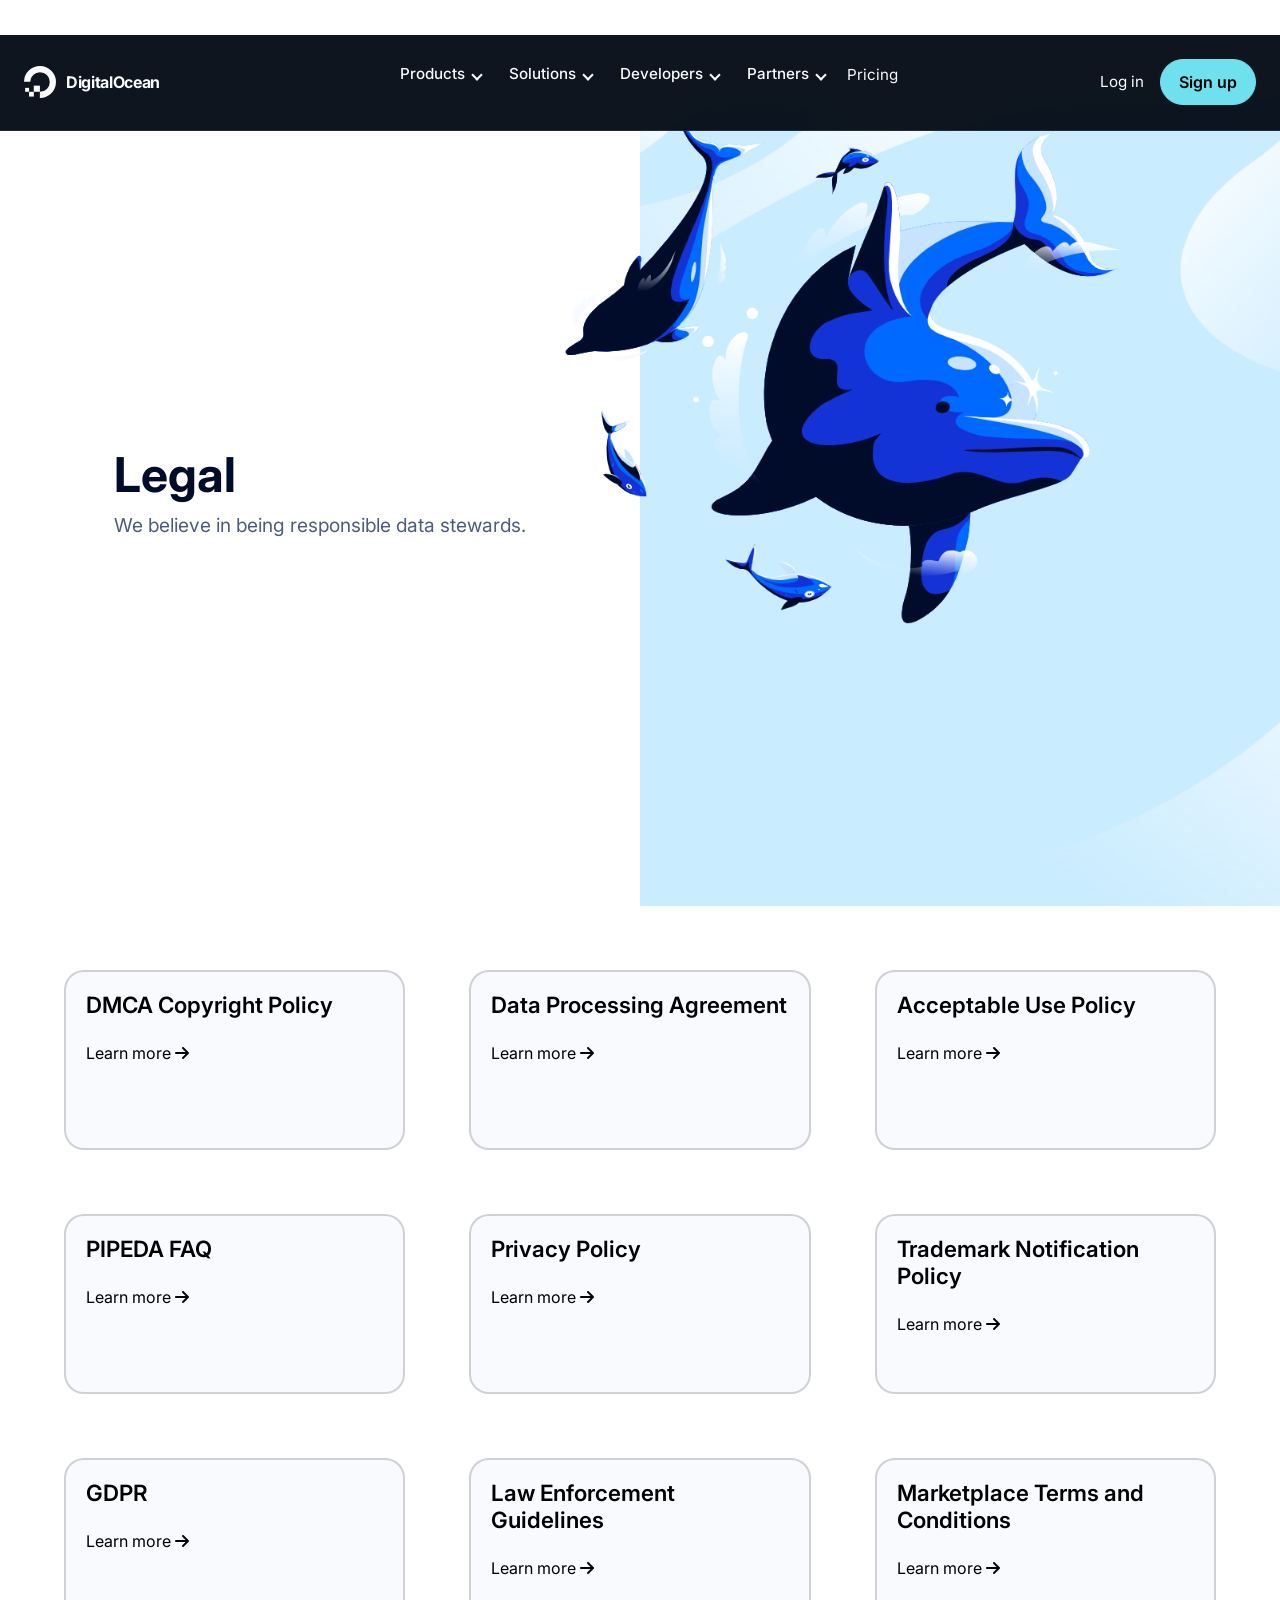
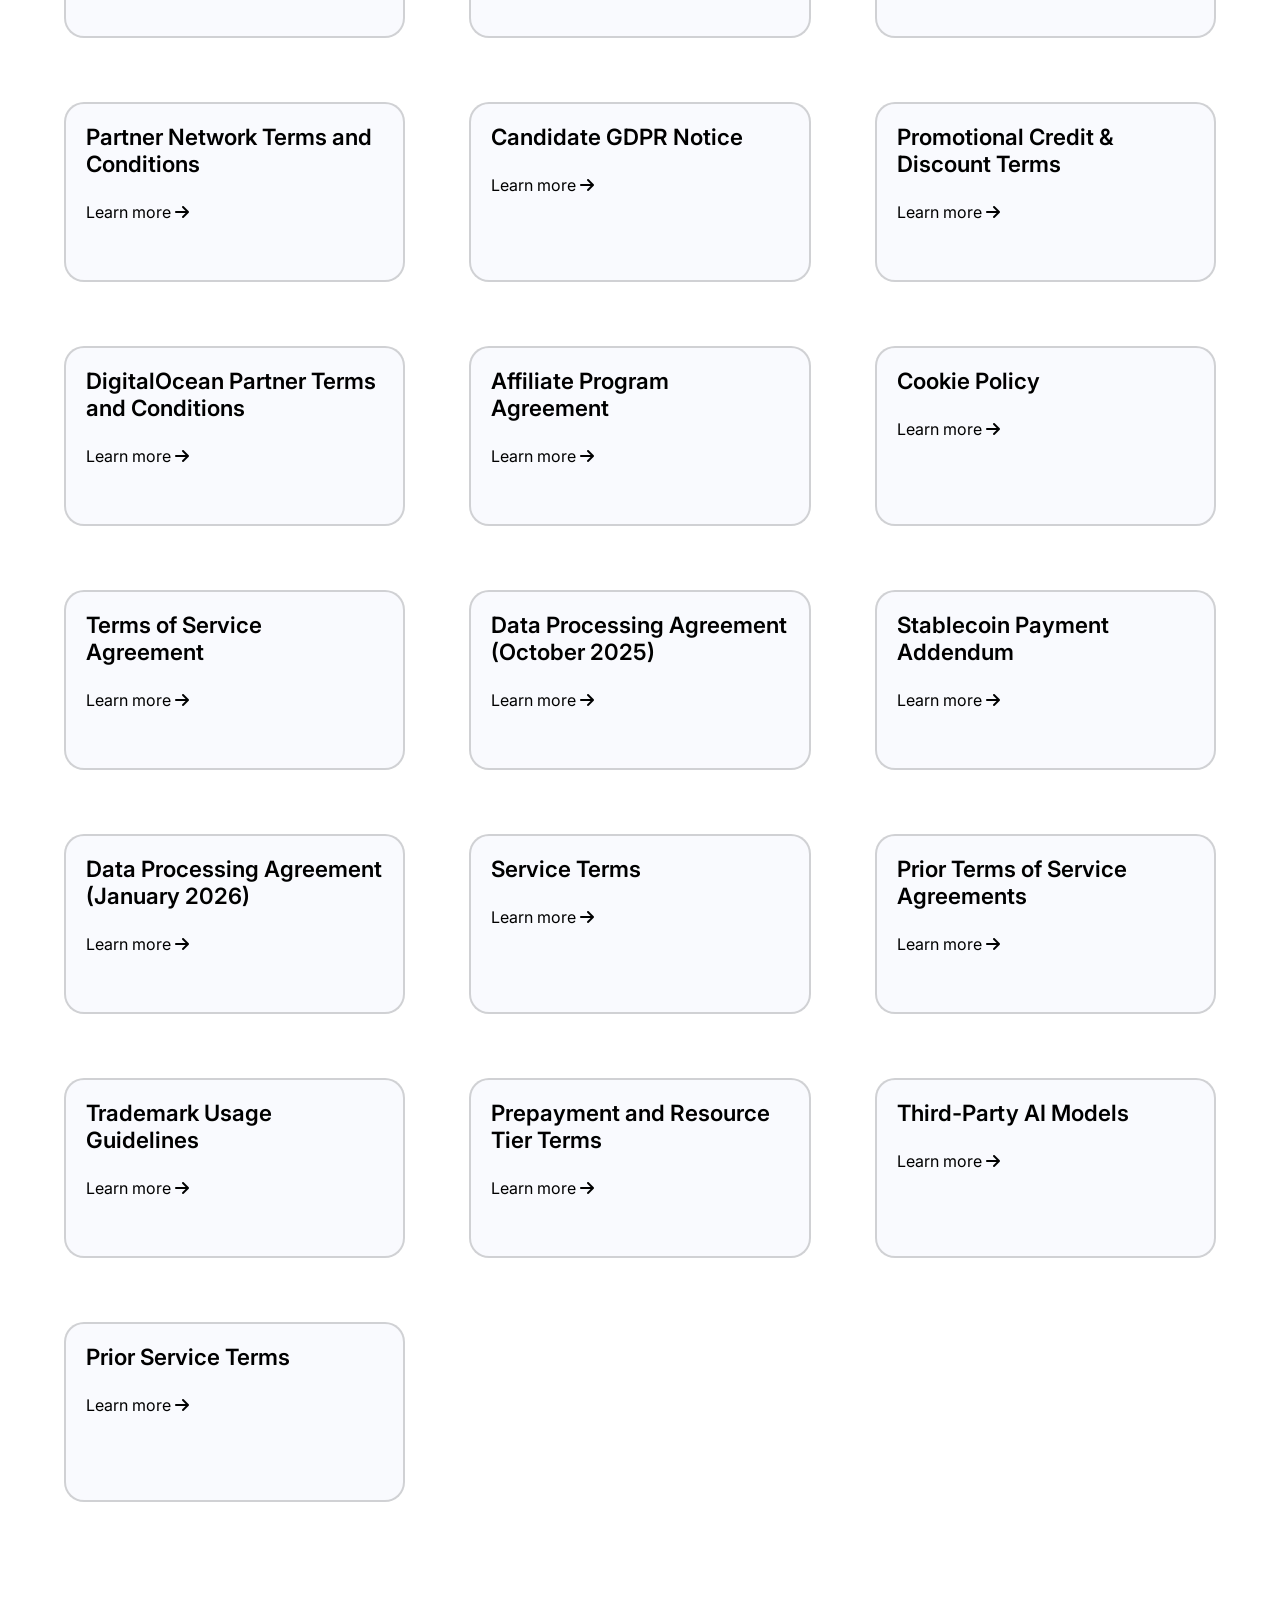
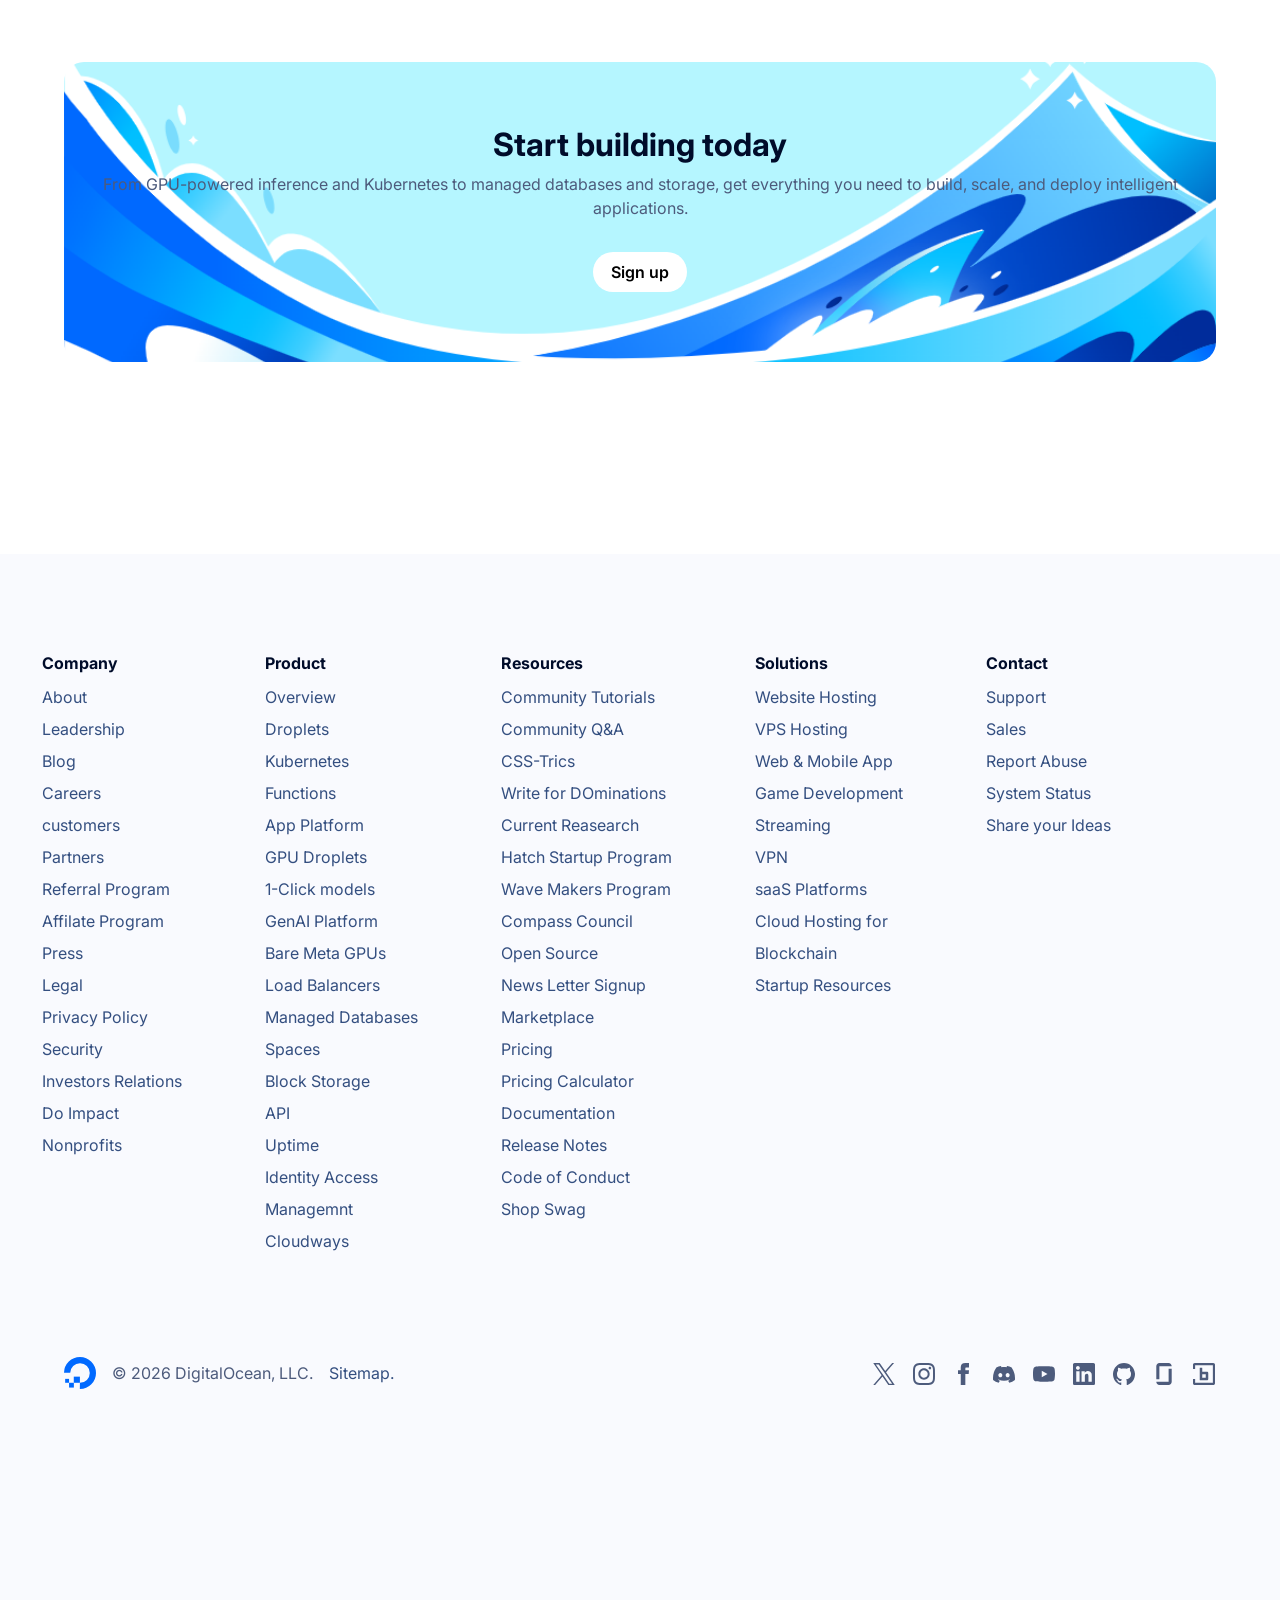
<file: otherhtml/legal.html>
<!doctype html>
<html lang="en">

<head>
  <meta charset="utf-8">
  <meta name="viewport" content="width=device-width, initial-scale=1">
  <title>Legal | DigitalOcean</title>
  <link href="https://cdn.jsdelivr.net/npm/bootstrap@5.3.5/dist/css/bootstrap.min.css" rel="stylesheet"
    integrity="sha384-SgOJa3DmI69IUzQ2PVdRZhwQ+dy64/BUtbMJw1MZ8t5HZApcHrRKUc4W0kG879m7" crossorigin="anonymous">
  <link rel="preconnect" href="https://fonts.gstatic.com" crossorigin>
  <link
    href="https://fonts.googleapis.com/css2?family=Epilogue:ital,wght@0,100..900;1,100..900&family=Farro:wght@300;400;500;700&family=Inter:ital,opsz,wght@0,14..32,100..900;1,14..32,100..900&family=JetBrains+Mono:ital,wght@0,100..800;1,100..800&family=Plus+Jakarta+Sans:ital,wght@0,200..800;1,200..800&family=Roboto:ital,wght@0,100..900;1,100..900&display=swap"
    rel="stylesheet">
  <link rel="stylesheet" href="https://cdnjs.cloudflare.com/ajax/libs/font-awesome/6.7.2/css/all.min.css"
    integrity="sha512-Evv84Mr4kqVGRNSgIGL/F/aIDqQb7xQ2vcrdIwxfjThSH8CSR7PBEakCr51Ck+w+/U6swU2Im1vVX0SVk9ABhg=="
    crossorigin="anonymous" referrerpolicy="no-referrer" />
  <link rel="shortcut icon" href="../Pictures/favicon.png" type="image/x-icon">
  <link rel="stylesheet" href="../othercss/legal.css">
</head>

<body>

  <body>
    <div class="alert">

      <div id="carouselExampleSlidesOnly" class="carousel slide alert-left vertical" data-bs-ride="carousel">
        <div class="carousel-inner">
          <div class="carousel-item active">
            <a href="">
              Now Available: Cloud Security Posture Management (CSPM)
              <i class="fa-solid fa-arrow-right"></i>
            </a>
          </div>
          <div class="carousel-item">
            <a href="">
              Introducing DigitalOcean AI-Native Cloud
              <i class="fa-solid fa-arrow-right"></i>
            </a>

          </div>
          <div class="carousel-item">
            <a href="">
              Now Available:Deepseek-V4-pro Model
              <i class="fa-solid fa-arrow-right"></i>
            </a>
          </div>
          <div class="carousel-item">
            <a href="">
              Now Available: Kimi K2.6
              <i class="fa-solid fa-arrow-right"></i>
            </a>
          </div>
        </div>
      </div>

      <ul class="alert-right">
        <li><a href="">Blog</a></li>
        <li><a href="">Docs</a></li>
        <li><a href="">Careers</a></li>
        <li><a href="">Get Support</a></li>
        <li><a href="">Contact Sales</a></li>
      </ul>
    </div>


    <!-- --header--- -->

    <header class="site-header">
      <div class="header-inner">
        <a class="site-logo" href="../index.html">
          <!-- <span class="logo-mark">DO</span> -->
          <svg width="32" height="32" xmlns="http://www.w3.org/2000/svg" fill="none" viewBox="0 0 90 90" tabindex="-1"
            class="DigitalOceanSmileyStyles__StyledSvg-sc-64ca7b97-4 bcPVou">
            <circle cx="45" cy="45" r="36.25" fill="none" stroke="currentColor" stroke-width="17.5"
              stroke-dasharray="170.824100538945 56.941366846315" stroke-dashoffset="113.88273369263"
              class="DigitalOceanSmileyStyles__StyledCircle-sc-64ca7b97-0 cHPtwG"></circle>
            <rect x="3.25" y="61.5" width="11" height="11" fill="currentColor"
              class="DigitalOceanSmileyStyles__StyledPixelSm-sc-64ca7b97-1 bgucfL"></rect>
            <rect x="14.25" y="72.5" width="13.5" height="13.5" fill="currentColor"
              class="DigitalOceanSmileyStyles__StyledPixelMd-sc-64ca7b97-2 fKJDss"></rect>
            <rect x="27.5" y="55.25" width="17.25" height="17.25" fill="currentColor"
              class="DigitalOceanSmileyStyles__StyledPixelLg-sc-64ca7b97-3 gZIQKn"></rect>
          </svg>
          <span class="logo-text">DigitalOcean</span>
        </a>

        <input type="checkbox" id="mobile-menu-toggle" class="mobile-menu-toggle" aria-hidden="true">
        <nav class="main-nav" aria-label="Main">
          <ul class="nav-list">
            <li class="nav-item dropdown-parent dropdown-parent--products">
              <button type="button" class="nav-button" aria-expanded="false">
                Products
                <span class="nav-chevron"></span>
              </button>
              <div class="dropdown-menu dropdown-menu--products" aria-label="Products submenu">
                <div class="dropdown-grid">
                  <div class="dropdown-panel dropdown-panel--nav">
                    <div class="panel-heading">Featured AI Products</div>
                    <ul class="panel-links">
                      <li class="panel-link active"><a href="/products/featured">Featured AI
                          Products</a></li>
                      <li class="panel-link"><a href="/products/droplets">Compute</a></li>
                      <li class="panel-link"><a href="/products/kubernetes">Containers and Images</a>
                      </li>
                      <li class="panel-link"><a href="/products/databases">Managed Databases</a></li>
                      <li class="panel-link"><a href="/products/monitoring">Management and Dev
                          Tools</a></li>
                      <li class="panel-link"><a href="/products/networking">Networking</a></li>
                      <li class="panel-link"><a href="/products/security">Security</a></li>
                    </ul>
                  </div>
                  <div class="dropdown-panel dropdown-panel--cards">
                    <div class="card-grid">
                      <a class="card" href="/products/droplets">
                        <span class="card-icon">💠</span>
                        <div>
                          <strong>GPU Droplets</strong>
                          <p>GPU-powered virtual machines to build and run AI apps.</p>
                        </div>
                      </a>
                      <a class="card" href="/products/bare-metal-gpus">
                        <span class="card-icon">🛠️</span>
                        <div>
                          <strong>Bare Metal GPUs</strong>
                          <p>Single-tenant servers, standalone or multi-node.</p>
                        </div>
                      </a>
                      <a class="card" href="/products/storage">
                        <span class="card-icon">🗄️</span>
                        <div>
                          <strong>Storage</strong>
                          <p>Fast, scalable storage for datasets and stateful AI workloads.</p>
                        </div>
                      </a>
                      <a class="card" href="/products/data-and-learning">
                        <span class="card-icon">📚</span>
                        <div>
                          <strong>Data and Learning</strong>
                          <p>Store, retrieve, and surface the context you need.</p>
                          <span class="badge">New</span>
                        </div>
                      </a>
                      <a class="card" href="/products/inference-engine">
                        <span class="card-icon">⚡</span>
                        <div>
                          <strong>Inference Engine</strong>
                          <p>Run inference at scale with policy-driven routing.</p>
                          <span class="badge">New</span>
                        </div>
                      </a>
                    </div>
                    <a class="browse-all-link" href="/products">Browse all products →</a>
                  </div>
                </div>
              </div>
            </li>
            <li class="nav-item dropdown-parent dropdown-parent--solutions">
              <button type="button" class="nav-button" aria-expanded="false">
                Solutions
                <span class="nav-chevron"></span>
              </button>
              <div class="dropdown-menu dropdown-menu--solutions" aria-label="Solutions submenu">
                <div class="dropdown-grid">
                  <div class="dropdown-panel dropdown-panel--nav">
                    <div class="panel-heading">Featured solutions</div>
                    <ul class="panel-links">
                      <li class="panel-link active"><a href="/solutions/ai-ml">AI/ML</a></li>
                      <li class="panel-link"><a href="/solutions/cms">CMS</a></li>
                      <li class="panel-link"><a href="/solutions/data-iot">Data and IoT</a></li>
                      <li class="panel-link"><a href="/solutions/developer-tools">Developer Tools</a>
                      </li>
                      <li class="panel-link"><a href="/solutions/gaming-media">Gaming and Media</a>
                      </li>
                      <li class="panel-link"><a href="/solutions/gpu">GPU</a></li>
                      <li class="panel-link"><a href="/solutions/hosting">Hosting</a></li>
                    </ul>
                  </div>
                  <div class="dropdown-panel dropdown-panel--cards">
                    <div class="panel-heading">AI/ML</div>
                    <div class="card-grid">
                      <a class="card" href="/solutions/ai-hr-knowledge-assistant">
                        <span class="card-icon">🤖</span>
                        <div>
                          <strong>AI HR Knowledge Assistant</strong>
                          <p>Deploy AI tools developed for Human Resources.</p>
                        </div>
                      </a>
                      <a class="card" href="/solutions/ai-code-copilot">
                        <span class="card-icon">💻</span>
                        <div>
                          <strong>AI Code Copilot</strong>
                          <p>Write, complete, and review code faster.</p>
                        </div>
                      </a>
                      <a class="card" href="/solutions/ai-support-ticket-triage">
                        <span class="card-icon">🎟️</span>
                        <div>
                          <strong>AI Support Ticket Triage</strong>
                          <p>Auto-classify and route customer support tickets.</p>
                        </div>
                      </a>
                      <a class="card" href="/solutions/ai-recommendation-engine">
                        <span class="card-icon">✨</span>
                        <div>
                          <strong>AI Recommendation Engine</strong>
                          <p>Build tools to personalize user experiences.</p>
                        </div>
                      </a>
                      <a class="card" href="/solutions/ai-agent-builder">
                        <span class="card-icon">🧠</span>
                        <div>
                          <strong>AI Agent Builder</strong>
                          <p>Create, deploy, and manage AI agents for anything.</p>
                        </div>
                      </a>
                      <a class="card" href="/solutions/multimodal-ai">
                        <span class="card-icon">🌀</span>
                        <div>
                          <strong>Multimodal AI</strong>
                          <p>Run models that process multiple data types.</p>
                        </div>
                      </a>
                    </div>
                    <a class="browse-all-link" href="/solutions">Browse all AI/ML solutions →</a>
                  </div>
                </div>
              </div>
            </li>
            <li class="nav-item dropdown-parent dropdown-parent--developers">
              <button type="button" class="nav-button" aria-expanded="false">
                Developers
                <span class="nav-chevron"></span>
              </button>
              <div class="dropdown-menu dropdown-menu--developers" aria-label="Developers submenu">
                <div class="dropdown-grid">
                  <div class="dropdown-panel dropdown-panel--nav">
                    <div class="panel-heading">Community</div>
                    <ul class="panel-links">
                      <li class="panel-link active"><a href="/community">Community</a></li>
                      <li class="panel-link"><a href="/docs">Documentation</a></li>
                      <li class="panel-link"><a href="/developer-tools">Developer Tools</a></li>
                      <li class="panel-link"><a href="/get-involved">Get Involved</a></li>
                      <li class="panel-link"><a href="/utilities-help">Utilities and Help</a></li>
                    </ul>
                  </div>
                  <div class="dropdown-panel dropdown-panel--cards">
                    <div class="panel-heading">Community</div>
                    <div class="card-grid">
                      <a class="card" href="/blog">
                        <!-- <span class="card-icon"></span> -->
                        <div>
                          <strong>Blog</strong>
                          <p>The latest product releases and insights from our experts.</p>
                        </div>
                      </a>
                      <a class="card" href="/css-tricks">
                        <!-- <span class="card-icon"></span> -->
                        <div>
                          <strong>CSS Tricks</strong>
                          <p>All things web design.</p>
                        </div>
                      </a>
                      <a class="card" href="/the-wave">
                        <!-- <span class="card-icon"></span> -->
                        <div>
                          <strong>The Wave</strong>
                          <p>Content to level up your business.</p>
                        </div>
                      </a>
                      <a class="card" href="/tutorials">
                        <!-- <span class="card-icon"></span> -->
                        <div>
                          <strong>Tutorials</strong>
                          <p>Our extensive library of technical articles.</p>
                        </div>
                      </a>
                      <a class="card" href="/qa">
                        <!-- <span class="card-icon"></span> -->
                        <div>
                          <strong>Q&A</strong>
                          <p>Answers to your cloud and coding questions.</p>
                        </div>
                      </a>
                      <a class="card" href="/youtube">
                        <!-- <span class="card-icon">▶</span> -->
                        <div>
                          <strong>YouTube</strong>
                          <p>Educational content and tutorials.</p>
                        </div>
                      </a>
                    </div>
                    <a class="browse-all-link" href="/community">Visit DigitalOcean's Community Site
                      →</a>
                  </div>
                </div>
              </div>
            </li>
            <li class="nav-item dropdown-parent dropdown-parent--partners">
              <button type="button" class="nav-button" aria-expanded="false">
                Partners
                <span class="nav-chevron"></span>
              </button>
              <div class="dropdown-menu dropdown-menu--partners" aria-label="Partners submenu">
                <div class="dropdown-grid">
                  <div class="dropdown-panel dropdown-panel--nav">
                    <div class="panel-heading">Become a Partner</div>
                    <ul class="panel-links">
                      <li class="panel-link active"><a href="/partners/become-a-partner">Become a
                          Partner</a></li>
                      <li class="panel-link"><a href="/partners/marketplace">Marketplace</a></li>
                    </ul>
                  </div>
                  <div class="dropdown-panel dropdown-panel--cards">
                    <div class="panel-heading">Become a Partner</div>
                    <div class="card-grid">
                      <a class="card" href="/partners/partner-pod">
                        <div>
                          <strong>About Partner Pod</strong>
                          <p>Discounts, revenue share, and more for businesses.</p>
                        </div>
                      </a>
                      <a class="card" href="/partners/ai-partner-program">
                        <div>
                          <strong>AI Partner Program</strong>
                          <p>Boost your AI business with the right partner resources.</p>
                        </div>
                      </a>
                      <a class="card" href="/partners/digitalocean-startups">
                        <div>
                          <strong>DigitalOcean Startups</strong>
                          <p>Resources and support to propel your startup.</p>
                        </div>
                      </a>
                      <a class="card" href="/partners/partners-directory">
                        <div>
                          <strong>Partners Directory</strong>
                          <p>Current list of DigitalOcean partners.</p>
                        </div>
                      </a>
                      <a class="card" href="/partners/customer-stories">
                        <div>
                          <strong>Customer Stories</strong>
                          <p>See customers growing on DigitalOcean.</p>
                        </div>
                      </a>
                    </div>
                    <a class="browse-all-link" href="/partners">Become a Partner →</a>
                  </div>
                </div>
              </div>
            </li>
            <li class="nav-item">
              <a class="nav-link" href="/pricing">Pricing</a>
            </li>
          </ul>
        </nav>

        <div class="header-actions">
          <a class="action-link" href="https://cloud.digitalocean.com/login">Log in</a>
          <a class="action-button" href="https://cloud.digitalocean.com/registrations/new">Sign up</a>
          
          <!-- <label class="mobile-menu-button" for="mobile-menu-toggle" aria-label="Toggle menu">
                    Menu
                    <span class="mobile-menu-icon"></span>
                </label> -->
        </div>
        <i class="fa-solid fa-bars"></i>
      </div>
    </header>


    <!-- Main Section -->
    <section class="main-section">
      <div class="main-side1">
        <div class="side1-content">
          <h1>Legal</h1>
          <p>We believe in being responsible data stewards.</p>
        </div>
      </div>

      <div class="main-side2">
        <div class="side2-content">
          <img src="../Pictures/fish (1).png" alt="" class="logo-mainsect">
        </div>
      </div>
    </section>
    <!-- Hero Section -->
    <section class="hero-section">
      <div class="hero-sect">
        <div class="row">
          <div class="box">
            <h3>DMCA Copyright Policy</h3>
            <p><a href="">Learn more <i class="fa-solid fa-arrow-right"></i></a></p>
          </div>
          <div class="box">
            <h3>Data Processing Agreement</h3>
            <p><a href="">Learn more <i class="fa-solid fa-arrow-right"></i></a></p>
          </div>
          <div class="box">
            <h3>Acceptable Use Policy</h3>
            <p><a href="">Learn more <i class="fa-solid fa-arrow-right"></i></a></p>
          </div>
          <div class="box">
            <h3>PIPEDA FAQ</h3>
            <p><a href="">Learn more <i class="fa-solid fa-arrow-right"></i></a></p>
          </div>
          <div class="box">
            <h3>Privacy Policy</h3>
            <p><a href="">Learn more <i class="fa-solid fa-arrow-right"></i></a></p>
          </div>
          <div class="box">
            <h3>Trademark Notification Policy</h3>
            <p><a href="">Learn more <i class="fa-solid fa-arrow-right"></i></a></p>
          </div>
          <div class="box">
            <h3>GDPR</h3>
            <p><a href="">Learn more <i class="fa-solid fa-arrow-right"></i></a></p>
          </div>
          <div class="box">
            <h3>Law Enforcement Guidelines</h3>
            <p><a href="">Learn more <i class="fa-solid fa-arrow-right"></i></a></p>
          </div>
          <div class="box">
            <h3>Marketplace Terms and Conditions</h3>
            <p><a href="">Learn more <i class="fa-solid fa-arrow-right"></i></a></p>
          </div>
          <div class="box">
            <h3>Partner Network Terms and Conditions</h3>
            <p><a href="">Learn more <i class="fa-solid fa-arrow-right"></i></a></p>
          </div>
          <div class="box">
            <h3>Candidate GDPR Notice</h3>
            <p><a href="">Learn more <i class="fa-solid fa-arrow-right"></i></a></p>
          </div>
          <div class="box">
            <h3>Promotional Credit & Discount Terms</h3>
            <p><a href="">Learn more <i class="fa-solid fa-arrow-right"></i></a></p>
          </div>
          <div class="box">
            <h3>DigitalOcean Partner Terms and Conditions</h3>
            <p><a href="">Learn more <i class="fa-solid fa-arrow-right"></i></a></p>
          </div>
          <div class="box">
            <h3>Affiliate Program Agreement</h3>
            <p><a href="">Learn more <i class="fa-solid fa-arrow-right"></i></a></p>
          </div>
          <div class="box">
            <h3>Cookie Policy</h3>
            <p><a href="">Learn more <i class="fa-solid fa-arrow-right"></i></a></p>
          </div>
          <div class="box">
            <h3>Terms of Service Agreement</h3>
            <p><a href="">Learn more <i class="fa-solid fa-arrow-right"></i></a></p>
          </div>
          <div class="box">
            <h3>Data Processing Agreement (October 2025)</h3>
            <p><a href="">Learn more <i class="fa-solid fa-arrow-right"></i></a></p>
          </div>
          <div class="box">
            <h3>Stablecoin Payment Addendum</h3>
            <p><a href="">Learn more <i class="fa-solid fa-arrow-right"></i></a></p>
          </div>
          <div class="box">
            <h3>Data Processing Agreement (January 2026)</h3>
            <p><a href="">Learn more <i class="fa-solid fa-arrow-right"></i></a></p>
          </div>
          <div class="box">
            <h3>Service Terms</h3>
            <p><a href="">Learn more <i class="fa-solid fa-arrow-right"></i></a></p>
          </div>
          <div class="box">
            <h3>Prior Terms of Service Agreements</h3>
            <p><a href="">Learn more <i class="fa-solid fa-arrow-right"></i></a></p>
          </div>
          <div class="box">
            <h3>Trademark Usage Guidelines</h3>
            <p><a href="">Learn more <i class="fa-solid fa-arrow-right"></i></a></p>
          </div>
          <div class="box">
            <h3>Prepayment and Resource Tier Terms</h3>
            <p><a href="">Learn more <i class="fa-solid fa-arrow-right"></i></a></p>
          </div>
          <div class="box">
            <h3>Third-Party AI Models</h3>
            <p><a href="">Learn more <i class="fa-solid fa-arrow-right"></i></a></p>
          </div>
          <div class="box">
            <h3>Prior Service Terms</h3>
            <p><a href="">Learn more <i class="fa-solid fa-arrow-right"></i></a></p>
          </div>
        </div>
      </div>
    </section>
    <!-- Hero Seciton2 -->
    <section class="hero-section2">
      <div class="hero-sect2">
        <h2>Start building today</h2>
        <p>From GPU-powered inference and Kubernetes to managed databases and storage, get everything you need to build,
          scale, and deploy intelligent applications.</p>

        <a href=""><button>Sign up</button></a>
      </div>
    </section>
    <!-- footer section -->
    <footer class="footer-section">
      <div class="footer-sect">
        <div class="footer-list">
          <h4>Company</h4>
          <li><a href="">About</a></li>
          <li><a href="../otherhtml/leadership.html">Leadership</a></li>
          <li><a href="">Blog</a></li>
          <li><a href="">Careers</a></li>
          <li><a href="">customers</a></li>
          <li><a href="">Partners</a></li>
          <li><a href="../otherhtml/referral.html">Referral Program</a></li>
          <li><a href="">Affilate Program</a></li>
          <li><a href="">Press</a></li>
          <li><a href="../otherhtml/legal.html">Legal</a></li>
          <li><a href="">Privacy Policy</a></li>
          <li><a href="">Security</a></li>
          <li><a href="">Investors Relations</a></li>
          <li><a href="">Do Impact</a></li>
          <li><a href="">Nonprofits</a></li>
        </div>
        <div class="footer-list">
          <h4>Product</h4>
          <li><a href="">Overview</a></li>
          <li><a href="">Droplets</a></li>
          <li><a href="">Kubernetes</a></li>
          <li><a href="">Functions</a></li>
          <li><a href="">App Platform</a></li>
          <li><a href="">GPU Droplets</a></li>
          <li><a href="">1-Click models</a></li>
          <li><a href="">GenAI Platform</a></li>
          <li><a href="">Bare Meta GPUs</a></li>
          <li><a href="">Load Balancers</a></li>
          <li><a href="">Managed Databases</a></li>
          <li><a href="">Spaces</a></li>
          <li><a href="">Block Storage</a></li>
          <li><a href="">API</a></li>
          <li><a href="">Uptime</a></li>
          <li><a href="">Identity Access<br>Managemnt</a></li>
          <li><a href="">Cloudways</a></li>
        </div>
        <div class="footer-list">
          <h4>Resources</h4>
          <li><a href="">Community Tutorials</a></li>
          <li><a href="">Community Q&A</a></li>
          <li><a href="">CSS-Trics</a></li>
          <li><a href="">Write for DOminations</a></li>
          <li><a href="">Current Reasearch</a></li>
          <li><a href="">Hatch Startup Program</a></li>
          <li><a href="">Wave Makers Program</a></li>
          <li><a href="">Compass Council</a></li>
          <li><a href="">Open Source</a></li>
          <li><a href="">News Letter Signup</a></li>
          <li><a href="">Marketplace</a></li>
          <li><a href="">Pricing</a></li>
          <li><a href="">Pricing Calculator</a></li>
          <li><a href="">Documentation</a></li>
          <li><a href="">Release Notes</a></li>
          <li><a href="">Code of Conduct</a></li>
          <li><a href="">Shop Swag</a></li>
        </div>
        <div class="footer-list">
          <h4>Solutions</h4>
          <li><a href="">Website Hosting</a></li>
          <li><a href="">VPS Hosting</a></li>
          <li><a href="">Web & Mobile App</a></li>
          <li><a href="">Game Development</a></li>
          <li><a href="">Streaming</a></li>
          <li><a href="">VPN</a></li>
          <li><a href="">saaS Platforms</a></li>
          <li><a href="">Cloud Hosting for<br> Blockchain</a></li>
          <li><a href="">Startup Resources</a></li>

        </div>
        <div class="footer-list">
          <h4>Contact</h4>
          <li><a href="">Support</a></li>
          <li><a href="">Sales</a></li>
          <li><a href="">Report Abuse</a></li>
          <li><a href="">System Status</a></li>
          <li><a href="">Share your Ideas</a></li>
        </div>
      </div>
      <div class="accordion-side">
        <div class="accordion" id="accordionPanelsStayOpenExample">
          <div class="accordion-item">
            <h2 class="accordion-header">
              <button class="accordion-button" type="button" data-bs-toggle="collapse"
                data-bs-target="#panelsStayOpen-collapseOne" aria-expanded="true"
                aria-controls="panelsStayOpen-collapseOne">
                Company
              </button>
            </h2>
            <div id="panelsStayOpen-collapseOne" class="accordion-collapse collapse show">
              <div class="accordion-body">
                <div class="footer-list">
                  <li><a href="">About</a></li>
                  <li><a href="../otherhtml/leadership.html">Leadership</a></li>
                  <li><a href="">Blog</a></li>
                  <li><a href="">Careers</a></li>
                  <li><a href="">customers</a></li>
                  <li><a href="">Partners</a></li>
                  <li><a href="../otherhtml/referral.html">Referral Program</a></li>
                  <li><a href="">Affilate Program</a></li>
                  <li><a href="">Press</a></li>
                  <li><a href="../otherhtml/legal.html">Legal</a></li>
                  <li><a href="">Privacy Policy</a></li>
                  <li><a href="">Security</a></li>
                  <li><a href="">Investors Relations</a></li>
                  <li><a href="">Do Impact</a></li>
                  <li><a href="">Nonprofits</a></li>
                </div>
              </div>
            </div>
          </div>

          <div class="accordion-item">
            <h2 class="accordion-header">
              <button class="accordion-button collapsed" type="button" data-bs-toggle="collapse"
                data-bs-target="#panelsStayOpen-collapseTwo" aria-expanded="false"
                aria-controls="panelsStayOpen-collapseTwo">
                Product
              </button>
            </h2>
            <div id="panelsStayOpen-collapseTwo" class="accordion-collapse collapse">
              <div class="accordion-body">
                <div class="footer-list">
                  <li><a href="">Overview</a></li>
                  <li><a href="">Droplets</a></li>
                  <li><a href="">Kubernetes</a></li>
                  <li><a href="">Functions</a></li>
                  <li><a href="">App Platform</a></li>
                  <li><a href="">GPU Droplets</a></li>
                  <li><a href="">1-Click models</a></li>
                  <li><a href="">GenAI Platform</a></li>
                  <li><a href="">Bare Meta GPUs</a></li>
                  <li><a href="">Load Balancers</a></li>
                  <li><a href="">Managed Databases</a></li>
                  <li><a href="">Spaces</a></li>
                  <li><a href="">Block Storage</a></li>
                  <li><a href="">API</a></li>
                  <li><a href="">Uptime</a></li>
                  <li><a href="">Identity Access<br>Managemnt</a></li>
                  <li><a href="">Cloudways</a></li>
                </div>
              </div>
            </div>
          </div>

          <div class="accordion-item">
            <h2 class="accordion-header">
              <button class="accordion-button collapsed" type="button" data-bs-toggle="collapse"
                data-bs-target="#panelsStayOpen-collapseThree" aria-expanded="false"
                aria-controls="panelsStayOpen-collapseThree">
                Resources
              </button>
            </h2>
            <div id="panelsStayOpen-collapseThree" class="accordion-collapse collapse">
              <div class="accordion-body">
                <div class="footer-list">
                  <li><a href="">Community Tutorials</a></li>
                  <li><a href="">Community Q&A</a></li>
                  <li><a href="">CSS-Trics</a></li>
                  <li><a href="">Write for DOminations</a></li>
                  <li><a href="">Current Reasearch</a></li>
                  <li><a href="">Hatch Startup Program</a></li>
                  <li><a href="">Wave Makers Program</a></li>
                  <li><a href="">Compass Council</a></li>
                  <li><a href="">Open Source</a></li>
                  <li><a href="">News Letter Signup</a></li>
                  <li><a href="">Marketplace</a></li>
                  <li><a href="">Pricing</a></li>
                  <li><a href="">Pricing Calculator</a></li>
                  <li><a href="">Documentation</a></li>
                  <li><a href="">Release Notes</a></li>
                  <li><a href="">Code of Conduct</a></li>
                  <li><a href="">Shop Swag</a></li>
                </div>
              </div>
            </div>
          </div>

          <div class="accordion-item">
            <h2 class="accordion-header">
              <button class="accordion-button collapsed" type="button" data-bs-toggle="collapse"
                data-bs-target="#panelsStayOpen-collapseFour" aria-expanded="false"
                aria-controls="panelsStayOpen-collapseFour">
                Solutions
              </button>
            </h2>
            <div id="panelsStayOpen-collapseFour" class="accordion-collapse collapse">
              <div class="accordion-body">
                <div class="footer-list">
                  <li><a href="">Website Hosting</a></li>
                  <li><a href="">VPS Hosting</a></li>
                  <li><a href="">Web & Mobile App</a></li>
                  <li><a href="">Game Development</a></li>
                  <li><a href="">Streaming</a></li>
                  <li><a href="">VPN</a></li>
                  <li><a href="">saaS Platforms</a></li>
                  <li><a href="">Cloud Hosting for<br> Blockchain</a></li>
                  <li><a href="">Startup Resources</a></li>
                </div>
              </div>
            </div>
          </div>

          <div class="accordion-item">
            <h2 class="accordion-header">
              <button class="accordion-button collapsed" type="button" data-bs-toggle="collapse"
                data-bs-target="#panelsStayOpen-collapseFive" aria-expanded="false"
                aria-controls="panelsStayOpen-collapseFive">
                Contact
              </button>
            </h2>
            <div id="panelsStayOpen-collapseFive" class="accordion-collapse collapse">
              <div class="accordion-body">
                <div class="footer-list">
                  <li><a href="">Support</a></li>
                  <li><a href="">Sales</a></li>
                  <li><a href="">Report Abuse</a></li>
                  <li><a href="">System Status</a></li>
                  <li><a href="">Share your Ideas</a></li>
                </div>
              </div>
            </div>
          </div>

        </div>
      </div>

      <div class="footer-imgs">
        <div class="imgs-side1">
          <li><a href="" class="footer-logo"><svg width="32" height="32" xmlns="http://www.w3.org/2000/svg" fill="none"
                viewBox="0 0 90 90" tabindex="-1" class="DigitalOceanSmileyStyles__StyledSvg-sc-64ca7b97-4 gZNQyj">
                <circle cx="45" cy="45" r="36.25" fill="none" stroke="currentColor" stroke-width="17.5"
                  stroke-dasharray="170.824100538945 56.941366846315" stroke-dashoffset="113.88273369263"
                  class="DigitalOceanSmileyStyles__StyledCircle-sc-64ca7b97-0 boiaup"></circle>
                <rect x="3.25" y="61.5" width="11" height="11" fill="currentColor"
                  class="DigitalOceanSmileyStyles__StyledPixelSm-sc-64ca7b97-1 eHcYog"></rect>
                <rect x="14.25" y="72.5" width="13.5" height="13.5" fill="currentColor"
                  class="DigitalOceanSmileyStyles__StyledPixelMd-sc-64ca7b97-2 cBwJMv"></rect>
                <rect x="27.5" y="55.25" width="17.25" height="17.25" fill="currentColor"
                  class="DigitalOceanSmileyStyles__StyledPixelLg-sc-64ca7b97-3 lnMpzg"></rect>
              </svg></a></li>
          <li>© 2026 DigitalOcean, LLC.</li>
          <li><a href="" class="sitemap">Sitemap.</a></li>
        </div>

        <div class="imgs-side2">
          <li><a href=""><svg width="24" height="24" viewBox="0 0 24 24" fill="none" xmlns="http://www.w3.org/2000/svg"
                class="img-svg">
                <path
                  d="M14.0468 10.3155L22.0566 1.00003H20.1585L13.2036 9.08855L7.6488 1.00003H1.24194L9.64196 13.2313L1.24194 23H3.14011L10.4847 14.4583L16.351 23H22.7578L14.0464 10.3155H14.0468ZM11.447 13.3391L10.5959 12.1211L3.82405 2.42968H6.73952L12.2045 10.251L13.0556 11.4689L20.1594 21.6354H17.244L11.447 13.3395V13.3391Z"
                  fill="currentColor"></path>
              </svg></a></li>

          <li><a href=""><svg width="24" height="24" viewBox="0 0 24 24" fill="none" xmlns="http://www.w3.org/2000/svg"
                class="img-svg">
                <path
                  d="M7.44432 1.07693C6.27391 1.13215 5.47464 1.31893 4.77592 1.59349C4.05277 1.87531 3.43984 2.2535 2.83 2.86554C2.22015 3.47758 1.84461 4.09094 1.56476 4.81518C1.29394 5.51545 1.11046 6.31537 1.05876 7.48643C1.00706 8.6575 0.995618 9.03392 1.00134 12.0211C1.00706 15.0083 1.02026 15.3827 1.07702 16.5562C1.1329 17.7264 1.31902 18.5254 1.59358 19.2244C1.87585 19.9475 2.25359 20.5602 2.86586 21.1703C3.47812 21.7803 4.09105 22.155 4.81706 22.4353C5.51666 22.7056 6.31681 22.89 7.48766 22.9413C8.65852 22.9925 9.03538 23.0044 12.0217 22.9987C15.008 22.993 15.384 22.9798 16.5573 22.9241C17.7305 22.8684 18.5254 22.681 19.2246 22.4078C19.9477 22.1248 20.5609 21.7478 21.1705 21.1353C21.7801 20.5228 22.1554 19.909 22.4351 19.1843C22.7061 18.4847 22.8902 17.6846 22.9411 16.5146C22.9923 15.3405 23.0044 14.9656 22.9987 11.9788C22.993 8.99212 22.9796 8.61768 22.9239 7.44463C22.8682 6.27159 22.6819 5.47497 22.4076 4.77558C22.1249 4.05244 21.7475 3.44018 21.1355 2.82968C20.5235 2.21918 19.9092 1.84407 19.1847 1.56511C18.4847 1.29429 17.685 1.10971 16.5141 1.05911C15.3433 1.00851 14.9664 0.995531 11.979 1.00125C8.9916 1.00697 8.6176 1.01973 7.44432 1.07693ZM7.5728 20.9624C6.50029 20.9157 5.91795 20.7375 5.52986 20.5884C5.01594 20.3904 4.64985 20.151 4.26309 19.768C3.87633 19.385 3.63872 19.0176 3.43808 18.5047C3.28738 18.1166 3.10588 17.535 3.05572 16.4625C3.00116 15.3033 2.98972 14.9552 2.98334 12.0184C2.97696 9.08166 2.98818 8.73406 3.039 7.57443C3.08476 6.50281 3.26406 5.91981 3.413 5.53195C3.611 5.01737 3.84949 4.65194 4.23339 4.2654C4.61729 3.87886 4.9836 3.64082 5.49686 3.44018C5.88451 3.28882 6.46619 3.10886 7.53826 3.05782C8.69834 3.00282 9.04594 2.99182 11.9823 2.98544C14.9187 2.97906 15.2672 2.99006 16.4277 3.0411C17.4993 3.08774 18.0825 3.26528 18.47 3.4151C18.9841 3.6131 19.35 3.85092 19.7365 4.23548C20.1231 4.62004 20.3613 4.98503 20.562 5.49939C20.7135 5.88593 20.8935 6.46739 20.9441 7.54011C20.9993 8.70018 21.0119 9.048 21.0171 11.9841C21.0224 14.9203 21.0121 15.269 20.9613 16.4281C20.9144 17.5006 20.7366 18.0832 20.5873 18.4717C20.3893 18.9854 20.1506 19.3517 19.7664 19.7381C19.3823 20.1244 19.0164 20.3624 18.503 20.5631C18.1158 20.7142 17.5334 20.8946 16.4622 20.9456C15.3021 21.0002 14.9545 21.0116 12.0171 21.018C9.0796 21.0244 8.7331 21.0125 7.57302 20.9624M16.5403 6.12089C16.5408 6.38198 16.6186 6.63708 16.764 6.85392C16.9095 7.07076 17.1159 7.2396 17.3573 7.33909C17.5987 7.43859 17.8642 7.46426 18.1202 7.41286C18.3762 7.36147 18.6111 7.23532 18.7954 7.05036C18.9797 6.8654 19.105 6.62995 19.1555 6.37378C19.2059 6.11761 19.1793 5.85223 19.0789 5.61121C18.9785 5.37018 18.8089 5.16434 18.5915 5.01971C18.3742 4.87508 18.1188 4.79816 17.8577 4.79868C17.5077 4.79938 17.1723 4.93907 16.9252 5.18702C16.6782 5.43496 16.5397 5.77088 16.5403 6.12089ZM6.35201 12.011C6.35817 15.1306 8.89172 17.6538 12.0107 17.6478C15.1297 17.6419 17.6546 15.1086 17.6487 11.989C17.6427 8.86936 15.1085 6.34551 11.9891 6.35167C8.86972 6.35783 6.34607 8.8918 6.35201 12.011ZM8.33335 12.007C8.33192 11.2818 8.54557 10.5724 8.94728 9.96865C9.349 9.36486 9.92074 8.89376 10.5902 8.6149C11.2597 8.33605 11.9968 8.26198 12.7084 8.40205C13.4199 8.54212 14.074 8.89005 14.5878 9.40184C15.1016 9.91363 15.4521 10.5663 15.595 11.2773C15.7379 11.9883 15.6668 12.7257 15.3906 13.3962C15.1144 14.0668 14.6455 14.6404 14.0433 15.0445C13.4411 15.4486 12.7326 15.6651 12.0074 15.6665C11.5258 15.6675 11.0488 15.5737 10.6036 15.3903C10.1583 15.2069 9.75351 14.9376 9.41233 14.5978C9.07115 14.258 8.80026 13.8543 8.61513 13.4097C8.43 12.9652 8.33425 12.4886 8.33335 12.007Z"
                  fill="currentColor"></path>
              </svg></a></li>

          <li><a href=""><svg width="24" height="24" viewBox="0 0 24 24" fill="none" xmlns="http://www.w3.org/2000/svg"
                class="img-svg">
                <path
                  d="M8.75 8.33333H6V12H8.75V23H13.3333V12H16.6718L17 8.33333H13.3333V6.80525C13.3333 5.92983 13.5093 5.58333 14.3554 5.58333H17V1H13.5093C10.213 1 8.75 2.45108 8.75 5.23042V8.33333Z"
                  fill="currentColor"></path>
              </svg></a></li>

          <li><a href=""><svg width="24" height="24" viewBox="0 0 24 24" fill="none" xmlns="http://www.w3.org/2000/svg"
                class="img-svg">
                <path
                  d="M19.6361 5.39641C18.1907 4.73466 16.6648 4.26519 15.0974 4C14.8829 4.38343 14.6888 4.77793 14.516 5.18185C12.8463 4.93025 11.1484 4.93025 9.47883 5.18185C9.30589 4.77797 9.11182 4.38348 8.89742 4C7.32898 4.26743 5.80206 4.73802 4.35518 5.39987C1.48276 9.64968 0.704089 13.7939 1.09342 17.8793C2.77559 19.1222 4.65841 20.0674 6.66004 20.6739C7.11075 20.0677 7.50957 19.4246 7.85227 18.7515C7.20136 18.5083 6.57312 18.2084 5.97481 17.8551C6.13228 17.7409 6.28628 17.6232 6.43509 17.509C8.17602 18.3278 10.0762 18.7523 12 18.7523C13.9238 18.7523 15.8239 18.3278 17.5649 17.509C17.7154 17.6319 17.8694 17.7496 18.0252 17.8551C17.4257 18.209 16.7963 18.5095 16.1442 18.7532C16.4865 19.426 16.8854 20.0686 17.3365 20.6739C19.3398 20.0699 21.2241 19.1251 22.9065 17.8811C23.3634 13.1433 22.1261 9.03712 19.6361 5.39641ZM8.34543 15.3668C7.26048 15.3668 6.36415 14.3823 6.36415 13.171C6.36415 11.9597 7.22934 10.9665 8.34197 10.9665C9.4546 10.9665 10.344 11.9597 10.325 13.171C10.3059 14.3823 9.45114 15.3668 8.34543 15.3668ZM15.6545 15.3668C14.5679 15.3668 13.675 14.3823 13.675 13.171C13.675 11.9597 14.5402 10.9665 15.6545 10.9665C16.7689 10.9665 17.6514 11.9597 17.6324 13.171C17.6133 14.3823 16.7602 15.3668 15.6545 15.3668Z"
                  fill="currentColor"></path>
              </svg></a></li>

          <li><a href=""><svg width="24" height="24" viewBox="0 0 24 24" fill="none" xmlns="http://www.w3.org/2000/svg"
                class="img-svg">
                <path
                  d="M22.54 6.70437C22.2875 5.75802 21.5413 5.01286 20.595 4.7595C18.88 4.29999 12 4.29999 12 4.29999C12 4.29999 5.12 4.29999 3.405 4.7595C2.45875 5.01286 1.7125 5.75802 1.46 6.70437C1 8.42073 1 12 1 12C1 12 1 15.5792 1.46 17.2956C1.7125 18.242 2.45875 18.9871 3.405 19.2405C5.12125 19.7 12 19.7 12 19.7C12 19.7 18.88 19.7 20.595 19.2405C21.5413 18.9871 22.2875 18.242 22.54 17.2956C23 15.5805 23 12 23 12C23 12 23 8.42073 22.54 6.70437ZM9.75 15.2501V8.74984L15.5 12L9.75 15.2501Z"
                  fill="currentColor"></path>
              </svg></a></li>

          <li><a href=""><svg width="24" height="24" viewBox="0 0 24 24" fill="none" xmlns="http://www.w3.org/2000/svg"
                class="img-svg">
                <path
                  d="M21.376 1H2.62403C1.72722 1 1 1.72722 1 2.62403V21.376C1 22.2728 1.72722 23 2.62403 23H21.376C22.2728 23 23 22.2728 23 21.376V2.62403C23 1.72722 22.2728 1 21.376 1ZM7.55722 19.7428H4.24958V9.23472H7.55722V19.7428ZM5.90417 7.78028C4.85153 7.78028 3.9975 6.97819 3.9975 5.88125C3.9975 4.78431 4.85153 3.98222 5.90417 3.98222C6.95681 3.98222 7.81083 4.78431 7.81083 5.88125C7.81083 6.97819 6.95681 7.78028 5.90417 7.78028ZM19.7504 19.7504H16.4428V14.0121C16.4428 12.3193 15.7232 11.7968 14.7943 11.7968C13.8135 11.7968 12.851 12.5347 12.851 14.0549V19.7519H9.54333V9.24236H12.7242V10.6983H12.7669C13.0862 10.0521 14.2046 8.9475 15.9111 8.9475C17.7567 8.9475 19.7504 10.0429 19.7504 13.2513V19.7504Z"
                  fill="currentColor"></path>
              </svg></a></li>

          <li><a href=""><svg width="24" height="24" viewBox="0 0 24 24" fill="none" xmlns="http://www.w3.org/2000/svg"
                class="img-svg">
                <path
                  d="M12 1C5.92468 1 1.00366 6.04649 1.00366 12.2767C1.00366 17.2609 4.15609 21.4836 8.52358 22.9789C9.07036 23.0827 9.27287 22.7366 9.27287 22.432C9.27287 22.162 9.26612 21.4559 9.25937 20.5145C6.20145 21.1929 5.55341 19.0054 5.55341 19.0054C5.05389 17.7039 4.3316 17.3578 4.3316 17.3578C3.33254 16.6586 4.40585 16.6725 4.40585 16.6725C5.50616 16.7556 6.09344 17.8355 6.09344 17.8355C7.07225 19.5592 8.66534 19.0607 9.29312 18.77C9.39437 18.0431 9.67789 17.5447 9.98841 17.2609C7.54477 16.9771 4.97963 16.0079 4.97963 11.6883C4.97963 10.4561 5.40491 9.45235 6.11369 8.66318C5.99894 8.37936 5.62092 7.23023 6.2217 5.6796C6.2217 5.6796 7.1465 5.37501 9.24587 6.83565C10.1234 6.58644 11.0617 6.46184 12 6.45491C12.9316 6.45491 13.8766 6.58644 14.7542 6.83565C16.8535 5.37501 17.7783 5.6796 17.7783 5.6796C18.3791 7.23023 18.0011 8.37936 17.8863 8.66318C18.5884 9.45235 19.0137 10.4561 19.0137 11.6883C19.0137 16.0218 16.4418 16.9702 13.9914 17.254C14.3829 17.6001 14.7407 18.2924 14.7407 19.3446C14.7407 20.8537 14.7272 22.0651 14.7272 22.4389C14.7272 22.7435 14.9229 23.0896 15.4832 22.9789C19.8507 21.4836 22.9964 17.2609 22.9964 12.2836C22.9964 6.04649 18.0754 1 12 1Z"
                  fill="currentColor"></path>
              </svg></a></li>

          <li><a href=""><svg width="24" height="24" viewBox="0 0 24 24" fill="none" xmlns="http://www.w3.org/2000/svg"
                class="img-svg">
                <path
                  d="M16.62 19.8572H4.29999C4.29999 21.5929 5.67893 23 7.38001 23H16.62C18.321 23 19.7 21.5929 19.7 19.8572V6.95128C19.7 6.9209 19.6881 6.89178 19.6671 6.87031C19.646 6.84884 19.6175 6.83678 19.5877 6.83678H16.7322C16.7024 6.83678 16.6739 6.84884 16.6528 6.87031C16.6317 6.89178 16.6199 6.9209 16.6199 6.95128L16.62 19.8572ZM16.62 1C18.321 1 19.7 2.40708 19.7 4.14288H7.38001V17.0488C7.38001 17.0792 7.36819 17.1083 7.34715 17.1298C7.32611 17.1513 7.29757 17.1634 7.2678 17.1634H4.41228C4.39753 17.1634 4.38292 17.1604 4.36929 17.1547C4.35566 17.1489 4.34327 17.1405 4.33285 17.1298C4.32242 17.1192 4.31415 17.1065 4.30851 17.0926C4.30287 17.0787 4.29998 17.0638 4.29999 17.0487V4.14288C4.29999 2.40718 5.67893 1 7.38001 1H16.62Z"
                  fill="currentColor"></path>
              </svg></a></li>

          <li><a href=""><svg width="24" height="24" viewBox="0 0 24 24" fill="none" xmlns="http://www.w3.org/2000/svg"
                class="img-svg">
                <path
                  d="M2.77419 1C1.79433 1 1 1.79433 1 2.77419V7.03226H3.12903V3.12903H20.871V20.871H3.12903V16.9677H1V21.2258C1 22.2057 1.79433 23 2.77419 23H21.2258C22.2057 23 23 22.2057 23 21.2258V2.77419C23 1.79433 22.2057 1 21.2258 1H2.77419ZM7.74193 5.73814H10.2467V9.74573H15.0057C15.6974 9.74573 16.2581 10.3064 16.2581 10.9981V17.0095C16.2581 17.7012 15.6974 18.2619 15.0057 18.2619H7.74193V5.73814ZM10.2467 12.2505V15.7571H13.7533V12.2505H10.2467Z"
                  fill="currentColor"></path>
              </svg></a></li>

        </div>
      </div>
    </footer>
  </body>
  <script src="https://cdn.jsdelivr.net/npm/bootstrap@5.3.5/dist/js/bootstrap.bundle.min.js"
    integrity="sha384-k6d4wzSIapyDyv1kpU366/PK5hCdSbCRGRCMv+eplOQJWyd1fbcAu9OCUj5zNLiq"
    crossorigin="anonymous"></script>

</html>
</file>
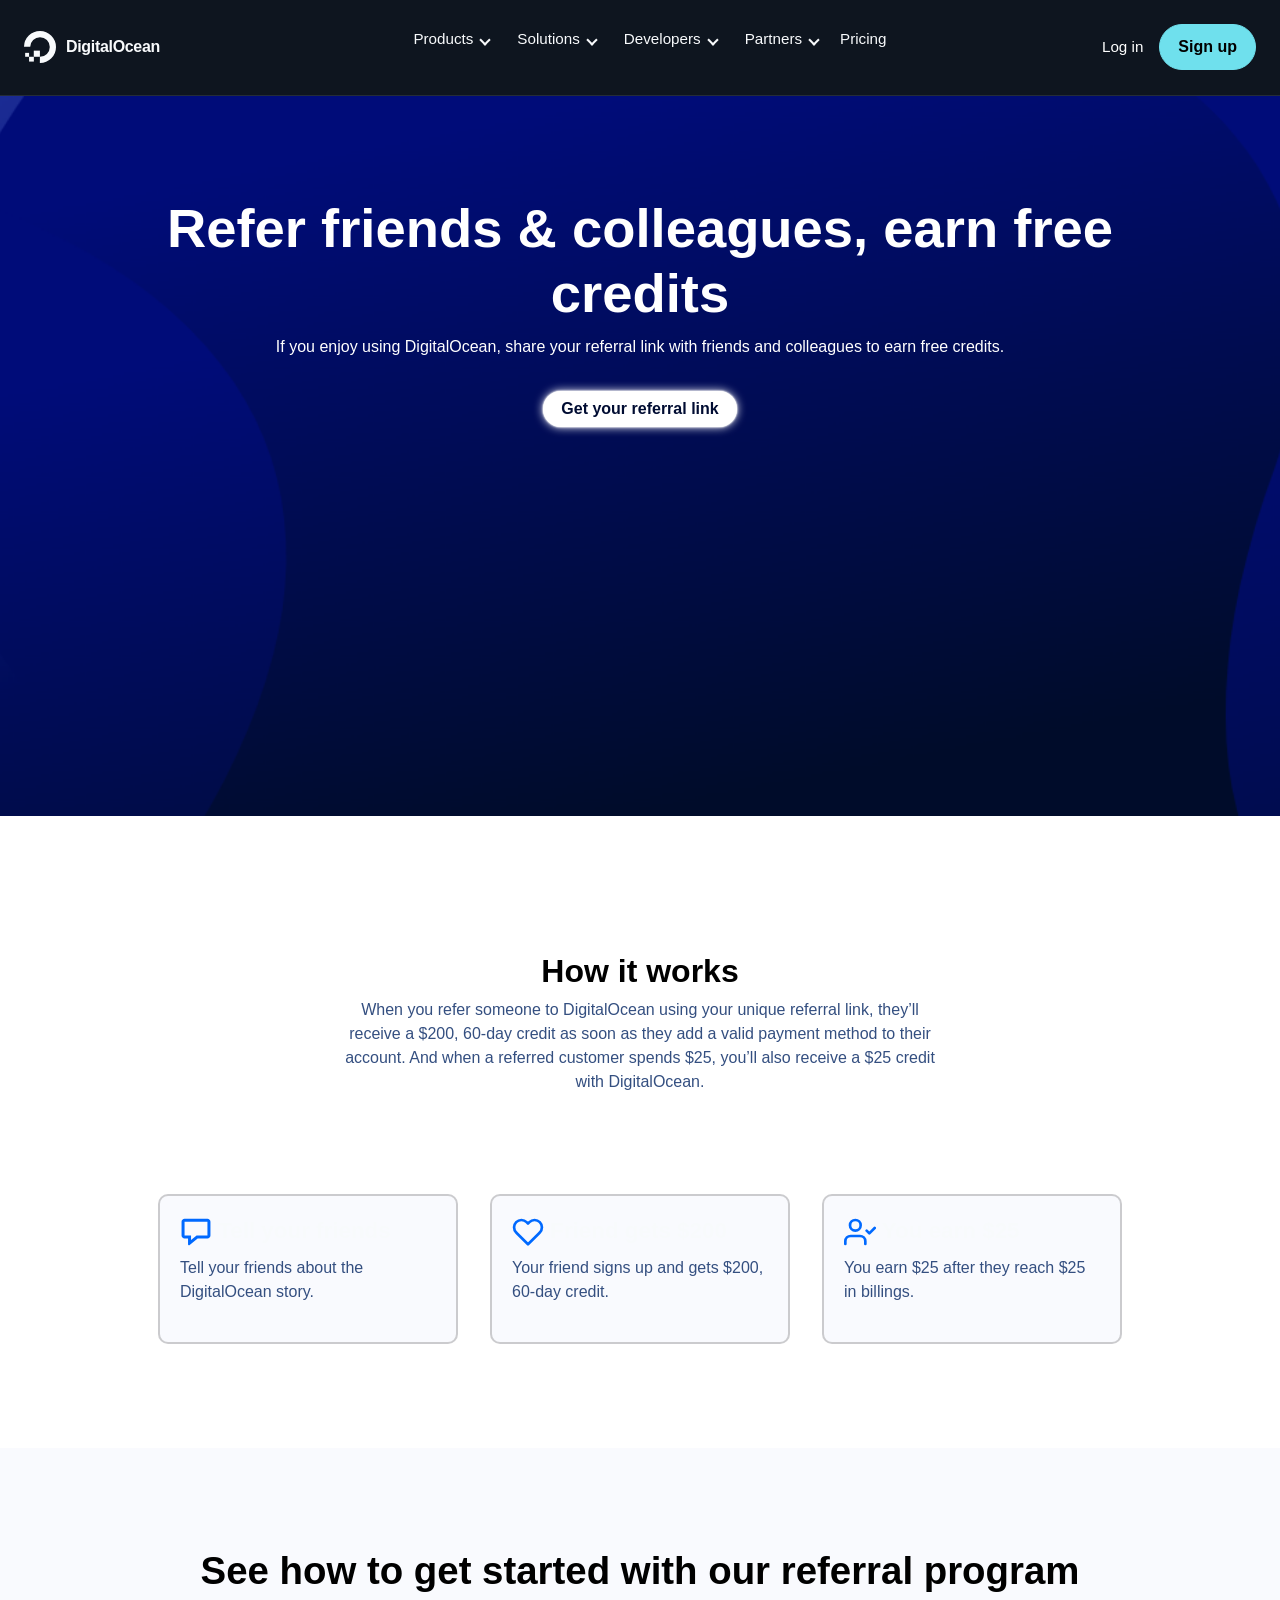
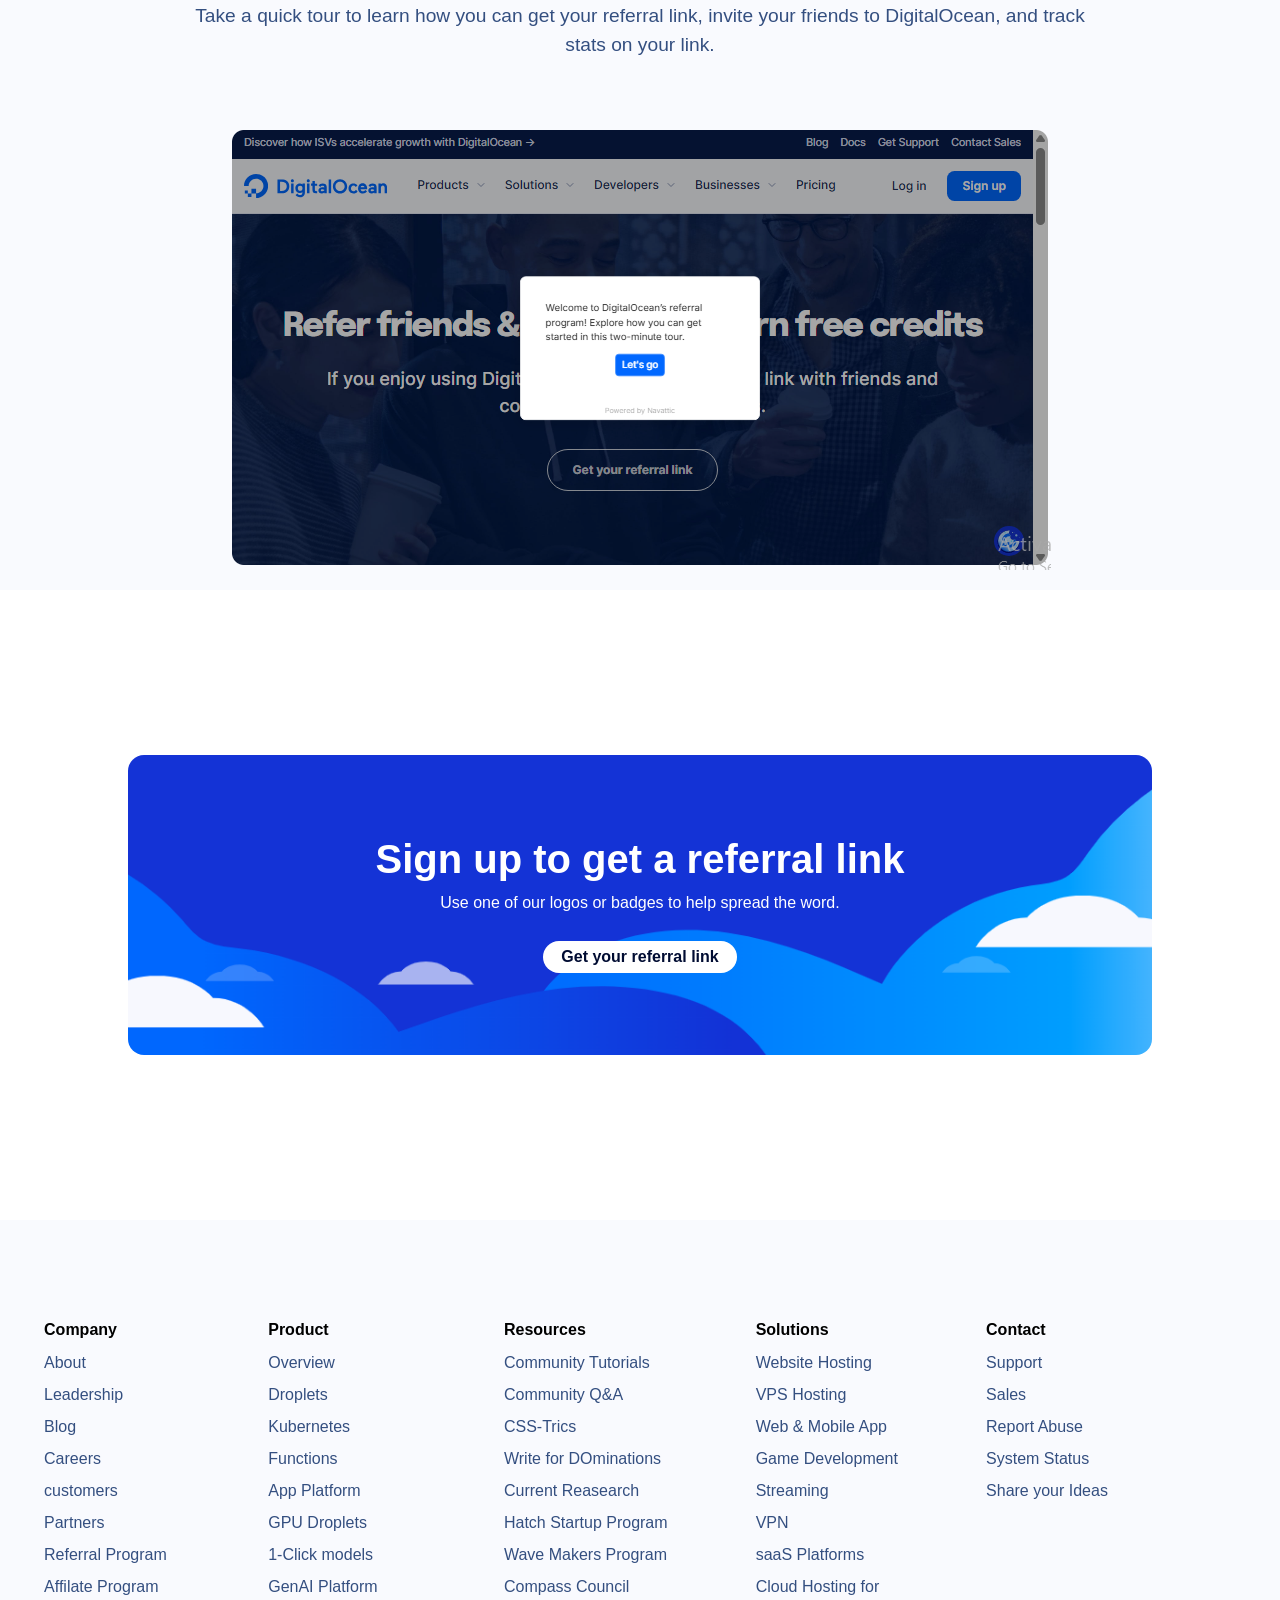
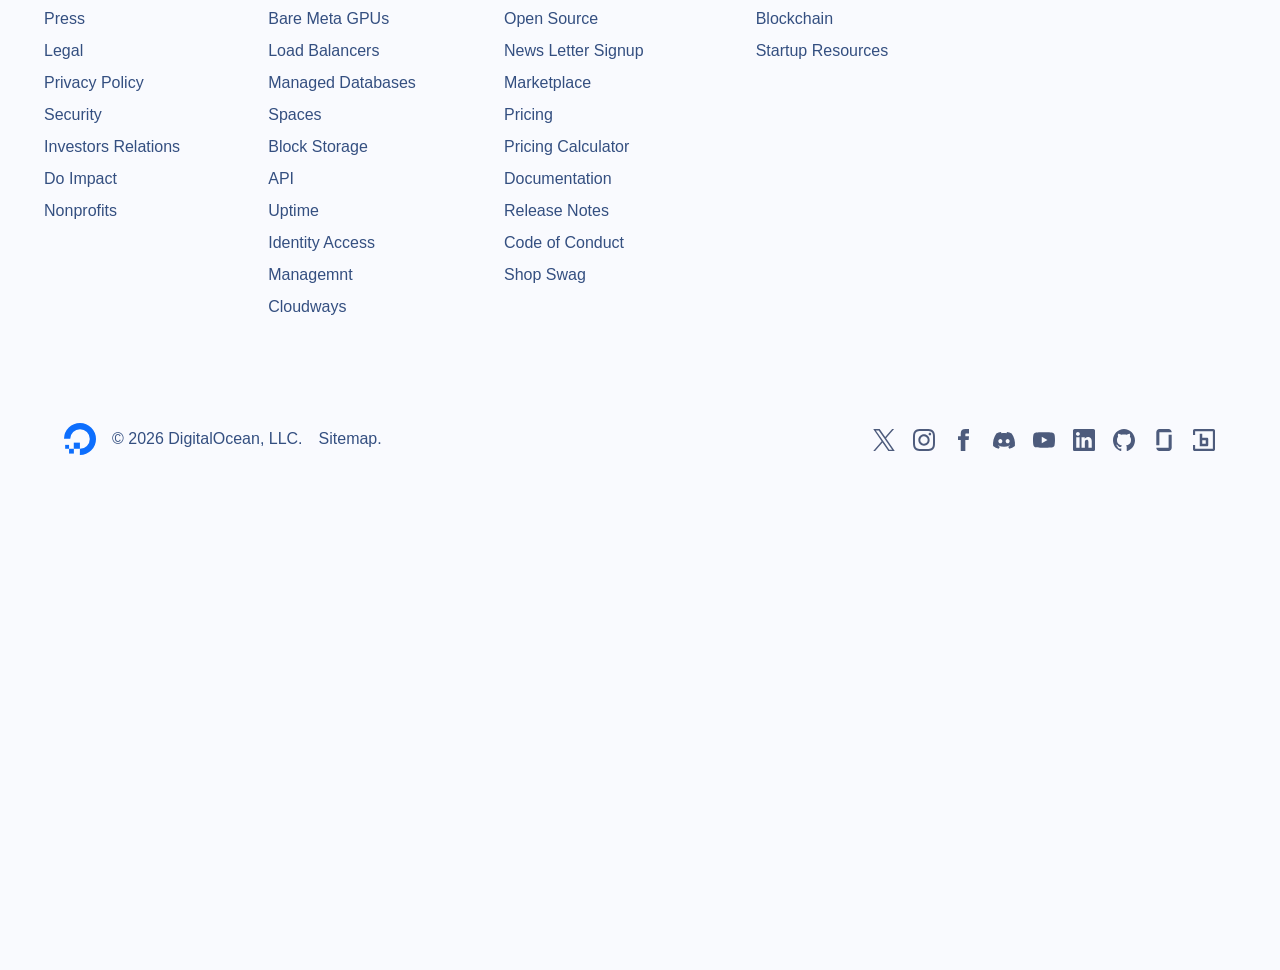
<file: otherhtml/referral.html>
<!doctype html>
<html lang="en">
  <head>
    <meta charset="utf-8">
    <meta name="viewport" content="width=device-width, initial-scale=1">
    <title>Referral Program | DigitalOcean</title>
    <link href="https://cdn.jsdelivr.net/npm/bootstrap@5.3.5/dist/css/bootstrap.min.css" rel="stylesheet" integrity="sha384-SgOJa3DmI69IUzQ2PVdRZhwQ+dy64/BUtbMJw1MZ8t5HZApcHrRKUc4W0kG879m7" crossorigin="anonymous">
    <link rel="stylesheet" href="https://cdnjs.cloudflare.com/ajax/libs/font-awesome/6.7.2/css/all.min.css" integrity="sha512-Evv84Mr4kqVGRNSgIGL/F/aIDqQb7xQ2vcrdIwxfjThSH8CSR7PBEakCr51Ck+w+/U6swU2Im1vVX0SVk9ABhg==" crossorigin="anonymous" referrerpolicy="no-referrer" />
    <link rel="shortcut icon" href="../Pictures/favicon.png" type="image/x-icon">
    <link rel="stylesheet" href="../othercss/referral.css">
  </head>
  <body>
     <div class="alert">

    <div id="carouselExampleSlidesOnly" class="carousel slide alert-left vertical" data-bs-ride="carousel">
      <div class="carousel-inner">
        <div class="carousel-item active">
          <a href="">
            Now Available: Cloud Security Posture Management (CSPM)
            <i class="fa-solid fa-arrow-right"></i>
          </a>
        </div>
        <div class="carousel-item">
          <a href="">
            Introducing DigitalOcean AI-Native Cloud
            <i class="fa-solid fa-arrow-right"></i>
          </a>

        </div>
        <div class="carousel-item">
          <a href="">
            Now Available:Deepseek-V4-pro Model
            <i class="fa-solid fa-arrow-right"></i>
          </a>
        </div>
        <div class="carousel-item">
          <a href="">
            Now Available: Kimi K2.6
            <i class="fa-solid fa-arrow-right"></i>
          </a>
        </div>
      </div>
    </div>

    <ul class="alert-right">
      <li><a href="">Blog</a></li>
      <li><a href="">Docs</a></li>
      <li><a href="">Careers</a></li>
      <li><a href="">Get Support</a></li>
      <li><a href="">Contact Sales</a></li>
    </ul>
  </div>



  <!-- --header--- -->

  <header class="site-header">
    <div class="header-inner">
      <a class="site-logo" href="../index.html">
        <!-- <span class="logo-mark">DO</span> -->
        <svg width="32" height="32" xmlns="http://www.w3.org/2000/svg" fill="none" viewBox="0 0 90 90" tabindex="-1"
          class="DigitalOceanSmileyStyles__StyledSvg-sc-64ca7b97-4 bcPVou">
          <circle cx="45" cy="45" r="36.25" fill="none" stroke="currentColor" stroke-width="17.5"
            stroke-dasharray="170.824100538945 56.941366846315" stroke-dashoffset="113.88273369263"
            class="DigitalOceanSmileyStyles__StyledCircle-sc-64ca7b97-0 cHPtwG"></circle>
          <rect x="3.25" y="61.5" width="11" height="11" fill="currentColor"
            class="DigitalOceanSmileyStyles__StyledPixelSm-sc-64ca7b97-1 bgucfL"></rect>
          <rect x="14.25" y="72.5" width="13.5" height="13.5" fill="currentColor"
            class="DigitalOceanSmileyStyles__StyledPixelMd-sc-64ca7b97-2 fKJDss"></rect>
          <rect x="27.5" y="55.25" width="17.25" height="17.25" fill="currentColor"
            class="DigitalOceanSmileyStyles__StyledPixelLg-sc-64ca7b97-3 gZIQKn"></rect>
        </svg>
        <span class="logo-text">DigitalOcean</span>
      </a>

      <input type="checkbox" id="mobile-menu-toggle" class="mobile-menu-toggle" aria-hidden="true">
      <nav class="main-nav" aria-label="Main">
        <ul class="nav-list">
          <li class="nav-item dropdown-parent dropdown-parent--products">
            <button type="button" class="nav-button" aria-expanded="false">
              Products
              <span class="nav-chevron"></span>
            </button>
            <div class="dropdown-menu dropdown-menu--products" aria-label="Products submenu">
              <div class="dropdown-grid">
                <div class="dropdown-panel dropdown-panel--nav">
                  <div class="panel-heading">Featured AI Products</div>
                  <ul class="panel-links">
                    <li class="panel-link active"><a href="/products/featured">Featured AI
                        Products</a></li>
                    <li class="panel-link"><a href="/products/droplets">Compute</a></li>
                    <li class="panel-link"><a href="/products/kubernetes">Containers and Images</a>
                    </li>
                    <li class="panel-link"><a href="/products/databases">Managed Databases</a></li>
                    <li class="panel-link"><a href="/products/monitoring">Management and Dev
                        Tools</a></li>
                    <li class="panel-link"><a href="/products/networking">Networking</a></li>
                    <li class="panel-link"><a href="/products/security">Security</a></li>
                  </ul>
                </div>
                <div class="dropdown-panel dropdown-panel--cards">
                  <div class="card-grid">
                    <a class="card" href="/products/droplets">
                      <span class="card-icon">💠</span>
                      <div>
                        <strong>GPU Droplets</strong>
                        <p>GPU-powered virtual machines to build and run AI apps.</p>
                      </div>
                    </a>
                    <a class="card" href="/products/bare-metal-gpus">
                      <span class="card-icon">🛠️</span>
                      <div>
                        <strong>Bare Metal GPUs</strong>
                        <p>Single-tenant servers, standalone or multi-node.</p>
                      </div>
                    </a>
                    <a class="card" href="/products/storage">
                      <span class="card-icon">🗄️</span>
                      <div>
                        <strong>Storage</strong>
                        <p>Fast, scalable storage for datasets and stateful AI workloads.</p>
                      </div>
                    </a>
                    <a class="card" href="/products/data-and-learning">
                      <span class="card-icon">📚</span>
                      <div>
                        <strong>Data and Learning</strong>
                        <p>Store, retrieve, and surface the context you need.</p>
                        <span class="badge">New</span>
                      </div>
                    </a>
                    <a class="card" href="/products/inference-engine">
                      <span class="card-icon">⚡</span>
                      <div>
                        <strong>Inference Engine</strong>
                        <p>Run inference at scale with policy-driven routing.</p>
                        <span class="badge">New</span>
                      </div>
                    </a>
                  </div>
                  <a class="browse-all-link" href="/products">Browse all products →</a>
                </div>
              </div>
            </div>
          </li>
          <li class="nav-item dropdown-parent dropdown-parent--solutions">
            <button type="button" class="nav-button" aria-expanded="false">
              Solutions
              <span class="nav-chevron"></span>
            </button>
            <div class="dropdown-menu dropdown-menu--solutions" aria-label="Solutions submenu">
              <div class="dropdown-grid">
                <div class="dropdown-panel dropdown-panel--nav">
                  <div class="panel-heading">Featured solutions</div>
                  <ul class="panel-links">
                    <li class="panel-link active"><a href="/solutions/ai-ml">AI/ML</a></li>
                    <li class="panel-link"><a href="/solutions/cms">CMS</a></li>
                    <li class="panel-link"><a href="/solutions/data-iot">Data and IoT</a></li>
                    <li class="panel-link"><a href="/solutions/developer-tools">Developer Tools</a>
                    </li>
                    <li class="panel-link"><a href="/solutions/gaming-media">Gaming and Media</a>
                    </li>
                    <li class="panel-link"><a href="/solutions/gpu">GPU</a></li>
                    <li class="panel-link"><a href="/solutions/hosting">Hosting</a></li>
                  </ul>
                </div>
                <div class="dropdown-panel dropdown-panel--cards">
                  <div class="panel-heading">AI/ML</div>
                  <div class="card-grid">
                    <a class="card" href="/solutions/ai-hr-knowledge-assistant">
                      <span class="card-icon">🤖</span>
                      <div>
                        <strong>AI HR Knowledge Assistant</strong>
                        <p>Deploy AI tools developed for Human Resources.</p>
                      </div>
                    </a>
                    <a class="card" href="/solutions/ai-code-copilot">
                      <span class="card-icon">💻</span>
                      <div>
                        <strong>AI Code Copilot</strong>
                        <p>Write, complete, and review code faster.</p>
                      </div>
                    </a>
                    <a class="card" href="/solutions/ai-support-ticket-triage">
                      <span class="card-icon">🎟️</span>
                      <div>
                        <strong>AI Support Ticket Triage</strong>
                        <p>Auto-classify and route customer support tickets.</p>
                      </div>
                    </a>
                    <a class="card" href="/solutions/ai-recommendation-engine">
                      <span class="card-icon">✨</span>
                      <div>
                        <strong>AI Recommendation Engine</strong>
                        <p>Build tools to personalize user experiences.</p>
                      </div>
                    </a>
                    <a class="card" href="/solutions/ai-agent-builder">
                      <span class="card-icon">🧠</span>
                      <div>
                        <strong>AI Agent Builder</strong>
                        <p>Create, deploy, and manage AI agents for anything.</p>
                      </div>
                    </a>
                    <a class="card" href="/solutions/multimodal-ai">
                      <span class="card-icon">🌀</span>
                      <div>
                        <strong>Multimodal AI</strong>
                        <p>Run models that process multiple data types.</p>
                      </div>
                    </a>
                  </div>
                  <a class="browse-all-link" href="/solutions">Browse all AI/ML solutions →</a>
                </div>
              </div>
            </div>
          </li>
          <li class="nav-item dropdown-parent dropdown-parent--developers">
            <button type="button" class="nav-button" aria-expanded="false">
              Developers
              <span class="nav-chevron"></span>
            </button>
            <div class="dropdown-menu dropdown-menu--developers" aria-label="Developers submenu">
              <div class="dropdown-grid">
                <div class="dropdown-panel dropdown-panel--nav">
                  <div class="panel-heading">Community</div>
                  <ul class="panel-links">
                    <li class="panel-link active"><a href="/community">Community</a></li>
                    <li class="panel-link"><a href="/docs">Documentation</a></li>
                    <li class="panel-link"><a href="/developer-tools">Developer Tools</a></li>
                    <li class="panel-link"><a href="/get-involved">Get Involved</a></li>
                    <li class="panel-link"><a href="/utilities-help">Utilities and Help</a></li>
                  </ul>
                </div>
                <div class="dropdown-panel dropdown-panel--cards">
                  <div class="panel-heading">Community</div>
                  <div class="card-grid">
                    <a class="card" href="/blog">
                      <!-- <span class="card-icon"></span> -->
                      <div>
                        <strong>Blog</strong>
                        <p>The latest product releases and insights from our experts.</p>
                      </div>
                    </a>
                    <a class="card" href="/css-tricks">
                      <!-- <span class="card-icon"></span> -->
                      <div>
                        <strong>CSS Tricks</strong>
                        <p>All things web design.</p>
                      </div>
                    </a>
                    <a class="card" href="/the-wave">
                      <!-- <span class="card-icon"></span> -->
                      <div>
                        <strong>The Wave</strong>
                        <p>Content to level up your business.</p>
                      </div>
                    </a>
                    <a class="card" href="/tutorials">
                      <!-- <span class="card-icon"></span> -->
                      <div>
                        <strong>Tutorials</strong>
                        <p>Our extensive library of technical articles.</p>
                      </div>
                    </a>
                    <a class="card" href="/qa">
                      <!-- <span class="card-icon"></span> -->
                      <div>
                        <strong>Q&A</strong>
                        <p>Answers to your cloud and coding questions.</p>
                      </div>
                    </a>
                    <a class="card" href="/youtube">
                      <!-- <span class="card-icon">▶</span> -->
                      <div>
                        <strong>YouTube</strong>
                        <p>Educational content and tutorials.</p>
                      </div>
                    </a>
                  </div>
                  <a class="browse-all-link" href="/community">Visit DigitalOcean's Community Site
                    →</a>
                </div>
              </div>
            </div>
          </li>
          <li class="nav-item dropdown-parent dropdown-parent--partners">
            <button type="button" class="nav-button" aria-expanded="false">
              Partners
              <span class="nav-chevron"></span>
            </button>
            <div class="dropdown-menu dropdown-menu--partners" aria-label="Partners submenu">
              <div class="dropdown-grid">
                <div class="dropdown-panel dropdown-panel--nav">
                  <div class="panel-heading">Become a Partner</div>
                  <ul class="panel-links">
                    <li class="panel-link active"><a href="/partners/become-a-partner">Become a
                        Partner</a></li>
                    <li class="panel-link"><a href="/partners/marketplace">Marketplace</a></li>
                  </ul>
                </div>
                <div class="dropdown-panel dropdown-panel--cards">
                  <div class="panel-heading">Become a Partner</div>
                  <div class="card-grid">
                    <a class="card" href="/partners/partner-pod">
                      <div>
                        <strong>About Partner Pod</strong>
                        <p>Discounts, revenue share, and more for businesses.</p>
                      </div>
                    </a>
                    <a class="card" href="/partners/ai-partner-program">
                      <div>
                        <strong>AI Partner Program</strong>
                        <p>Boost your AI business with the right partner resources.</p>
                      </div>
                    </a>
                    <a class="card" href="/partners/digitalocean-startups">
                      <div>
                        <strong>DigitalOcean Startups</strong>
                        <p>Resources and support to propel your startup.</p>
                      </div>
                    </a>
                    <a class="card" href="/partners/partners-directory">
                      <div>
                        <strong>Partners Directory</strong>
                        <p>Current list of DigitalOcean partners.</p>
                      </div>
                    </a>
                    <a class="card" href="/partners/customer-stories">
                      <div>
                        <strong>Customer Stories</strong>
                        <p>See customers growing on DigitalOcean.</p>
                      </div>
                    </a>
                  </div>
                  <a class="browse-all-link" href="/partners">Become a Partner →</a>
                </div>
              </div>
            </div>
          </li>
          <li class="nav-item">
            <a class="nav-link" href="/pricing">Pricing</a>
          </li>
        </ul>
      </nav>

      <div class="header-actions">
        <a class="action-link" href="https://cloud.digitalocean.com/login">Log in</a>
        <a class="action-button" href="https://cloud.digitalocean.com/registrations/new">Sign up</a>
        
        <label class="mobile-menu-button" for="mobile-menu-toggle" aria-label="Toggle menu">
          Menu
          <span class="mobile-menu-icon"></span>
        </label>
      </div>
      <i class="fa-solid fa-bars"></i>
    </div>
  </header>
            <!-- Hero section -->
    <section class="hero-section">
        <div class="sect1">
          <h1>Refer friends & colleagues, earn free credits</h1>
          <p>If you enjoy using DigitalOcean, share your referral link with friends and colleagues to earn free credits.</p>
          <button class="sect1-btnss">Get your referral link</button>
        </div>
    </section>
          <!-- hero section2 -->
    <section class="hero-section2">
      <div class="sect-txxt">
        <h1>How it works</h1>
        <p>When you refer someone to DigitalOcean using your unique referral link, they’ll receive a $200, 60-day credit as soon as they add a valid payment method to their account. And when a referred customer spends $25, you’ll also receive a $25 credit with DigitalOcean.</p>
      </div>

      <div class="sect-cards">
        <div class="row">
          <div class="box">
            <h1><svg width="32" height="32" viewBox="0 0 32 32" fill="none" xmlns="http://www.w3.org/2000/svg" class="svg-color"><path fill-rule="evenodd" clip-rule="evenodd" d="M11.0455 19.5044V23.9547L16.5764 19.5044H27.4429L27.4429 5.86716L4.55701 5.86716V19.5044L11.0455 19.5044ZM9.67239 28.9101C9.01808 29.4365 8.0455 28.9708 8.0455 28.131V22.5044H4.55701C2.90015 22.5044 1.55701 21.1613 1.55701 19.5044V5.86716C1.55701 4.2103 2.90015 2.86716 4.557 2.86716H27.4429C29.0998 2.86716 30.4429 4.2103 30.4429 5.86716V19.5044C30.4429 21.1613 29.0998 22.5044 27.4429 22.5044H17.6335L9.67239 28.9101Z" fill="currentColor"></path></svg>  Tell your friends</h1>
            <p>Tell your friends about the DigitalOcean story.</p>
          </div>

          <div class="box">
            <h1><svg xmlns="http://www.w3.org/2000/svg" width="32" height="32" viewBox="0 0 24 24" fill="none" stroke="currentColor" stroke-width="2" stroke-linecap="round" stroke-linejoin="round" class="svg-color"><path d="M20.84 4.61a5.5 5.5 0 0 0-7.78 0L12 5.67l-1.06-1.06a5.5 5.5 0 0 0-7.78 7.78l1.06 1.06L12 21.23l7.78-7.78 1.06-1.06a5.5 5.5 0 0 0 0-7.78z"></path></svg>  Friend gets $200</h1>
            <p>Your friend signs up and gets $200, 60-day credit.</p>
          </div>

          <div class="box">
            <h1><svg xmlns="http://www.w3.org/2000/svg" width="32" height="32" viewBox="0 0 24 24" fill="none" stroke="currentColor" stroke-width="2" stroke-linecap="round" stroke-linejoin="round" class="svg-color"><path d="M16 21v-2a4 4 0 0 0-4-4H5a4 4 0 0 0-4 4v2"></path><circle cx="8.5" cy="7" r="4"></circle><polyline points="17 11 19 13 23 9"></polyline></svg>  You earn $25</h1>
            <p>You earn $25 after they reach $25 in billings.</p>
          </div>
        </div>
      </div>
    </section>
          <!-- Hero section3 -->
    <section class="hero-section3">
      <div class="sect3-txxt">
        <h1>See how to get started with our referral program</h1>
        <p>Take a quick tour to learn how you can get your referral link, invite your friends to DigitalOcean, and track stats on your link.</p>
      </div>

      <div class="sect3-img">
        <img src="../Pictures/referral screenshot.png" alt="" class="another-html">
      </div>
    </section>
        <!-- Hero section4 -->
    <section class="hero-section4">
      <div class="sect4">
        <h1>Sign up to get a referral link</h1>
        <p>Use one of our logos or badges to help spread the word.</p>

        <button class="sect4-btnss">Get your referral link</button>
      </div>
    </section>
          <!-- footer section -->
    <footer class="footer-section">
      <div class="footer-sect">
        <div class="footer-list">
          <h4>Company</h4>
          <li><a href="">About</a></li>
          <li><a href="../otherhtml/leadership.html">Leadership</a></li>
          <li><a href="">Blog</a></li>
          <li><a href="">Careers</a></li>
          <li><a href="">customers</a></li>
          <li><a href="">Partners</a></li>
          <li><a href="../otherhtml/referral.html">Referral Program</a></li>
          <li><a href="">Affilate Program</a></li>
          <li><a href="">Press</a></li>
          <li><a href="../otherhtml/legal.html">Legal</a></li>
          <li><a href="">Privacy Policy</a></li>
          <li><a href="">Security</a></li>
          <li><a href="">Investors Relations</a></li>
          <li><a href="">Do Impact</a></li>
          <li><a href="">Nonprofits</a></li>
        </div>
        <div class="footer-list">
          <h4>Product</h4>
          <li><a href="">Overview</a></li>
          <li><a href="">Droplets</a></li>
          <li><a href="">Kubernetes</a></li>
          <li><a href="">Functions</a></li>
          <li><a href="">App Platform</a></li>
          <li><a href="">GPU Droplets</a></li>
          <li><a href="">1-Click models</a></li>
          <li><a href="">GenAI Platform</a></li>
          <li><a href="">Bare Meta GPUs</a></li>
          <li><a href="">Load Balancers</a></li>
          <li><a href="">Managed Databases</a></li>
          <li><a href="">Spaces</a></li>
          <li><a href="">Block Storage</a></li>
          <li><a href="">API</a></li>
          <li><a href="">Uptime</a></li>
          <li><a href="">Identity Access<br>Managemnt</a></li>
          <li><a href="">Cloudways</a></li>
        </div>
        <div class="footer-list">
          <h4>Resources</h4>
          <li><a href="">Community Tutorials</a></li>
          <li><a href="">Community Q&A</a></li>
          <li><a href="">CSS-Trics</a></li>
          <li><a href="">Write for DOminations</a></li>
          <li><a href="">Current Reasearch</a></li>
          <li><a href="">Hatch Startup Program</a></li>
          <li><a href="">Wave Makers Program</a></li>
          <li><a href="">Compass Council</a></li>
          <li><a href="">Open Source</a></li>
          <li><a href="">News Letter Signup</a></li>
          <li><a href="">Marketplace</a></li>
          <li><a href="">Pricing</a></li>
          <li><a href="">Pricing Calculator</a></li>
          <li><a href="">Documentation</a></li>
          <li><a href="">Release Notes</a></li>
          <li><a href="">Code of Conduct</a></li>
          <li><a href="">Shop Swag</a></li>
        </div>
        <div class="footer-list">
          <h4>Solutions</h4>
          <li><a href="">Website Hosting</a></li>
          <li><a href="">VPS Hosting</a></li>
          <li><a href="">Web & Mobile App</a></li>
          <li><a href="">Game Development</a></li>
          <li><a href="">Streaming</a></li>
          <li><a href="">VPN</a></li>
          <li><a href="">saaS Platforms</a></li>
          <li><a href="">Cloud Hosting for<br> Blockchain</a></li>
          <li><a href="">Startup Resources</a></li>

        </div>
        <div class="footer-list">
          <h4>Contact</h4>
          <li><a href="">Support</a></li>
          <li><a href="">Sales</a></li>
          <li><a href="">Report Abuse</a></li>
          <li><a href="">System Status</a></li>
          <li><a href="">Share your Ideas</a></li>
        </div>
      </div>
      <div class="accordion-side">
        <div class="accordion" id="accordionPanelsStayOpenExample">
          <div class="accordion-item">
            <h2 class="accordion-header">
              <button class="accordion-button" type="button" data-bs-toggle="collapse" data-bs-target="#panelsStayOpen-collapseOne" aria-expanded="true" aria-controls="panelsStayOpen-collapseOne">
                Company
              </button>
            </h2>
            <div id="panelsStayOpen-collapseOne" class="accordion-collapse collapse show">
              <div class="accordion-body">
                <div class="footer-list">
                  <li><a href="">About</a></li>
                  <li><a href="../otherhtml/leadership.html">Leadership</a></li>
                  <li><a href="">Blog</a></li>
                  <li><a href="">Careers</a></li>
                  <li><a href="">customers</a></li>
                  <li><a href="">Partners</a></li>
                  <li><a href="../otherhtml/referral.html">Referral Program</a></li>
                  <li><a href="">Affilate Program</a></li>
                  <li><a href="">Press</a></li>
                  <li><a href="../otherhtml/legal.html">Legal</a></li>
                  <li><a href="">Privacy Policy</a></li>
                  <li><a href="">Security</a></li>
                  <li><a href="">Investors Relations</a></li>
                  <li><a href="">Do Impact</a></li>
                  <li><a href="">Nonprofits</a></li>
                </div>
              </div>
            </div>
          </div>

          <div class="accordion-item">
            <h2 class="accordion-header">
              <button class="accordion-button collapsed" type="button" data-bs-toggle="collapse" data-bs-target="#panelsStayOpen-collapseTwo" aria-expanded="false" aria-controls="panelsStayOpen-collapseTwo">
                Product
              </button>
            </h2>
            <div id="panelsStayOpen-collapseTwo" class="accordion-collapse collapse">
              <div class="accordion-body">
                <div class="footer-list">
                  <li><a href="">Overview</a></li>
                  <li><a href="">Droplets</a></li>
                  <li><a href="">Kubernetes</a></li>
                  <li><a href="">Functions</a></li>
                  <li><a href="">App Platform</a></li>
                  <li><a href="">GPU Droplets</a></li>
                  <li><a href="">1-Click models</a></li>
                  <li><a href="">GenAI Platform</a></li>
                  <li><a href="">Bare Meta GPUs</a></li>
                  <li><a href="">Load Balancers</a></li>
                  <li><a href="">Managed Databases</a></li>
                  <li><a href="">Spaces</a></li>
                  <li><a href="">Block Storage</a></li>
                  <li><a href="">API</a></li>
                  <li><a href="">Uptime</a></li>
                  <li><a href="">Identity Access<br>Managemnt</a></li>
                  <li><a href="">Cloudways</a></li>
                </div>
              </div>
            </div>
          </div>

          <div class="accordion-item">
            <h2 class="accordion-header">
              <button class="accordion-button collapsed" type="button" data-bs-toggle="collapse" data-bs-target="#panelsStayOpen-collapseThree" aria-expanded="false" aria-controls="panelsStayOpen-collapseThree">
                Resources
              </button>
            </h2>
            <div id="panelsStayOpen-collapseThree" class="accordion-collapse collapse">
              <div class="accordion-body">
                <div class="footer-list">
                  <li><a href="">Community Tutorials</a></li>
                  <li><a href="">Community Q&A</a></li>
                  <li><a href="">CSS-Trics</a></li>
                  <li><a href="">Write for DOminations</a></li>
                  <li><a href="">Current Reasearch</a></li>
                  <li><a href="">Hatch Startup Program</a></li>
                  <li><a href="">Wave Makers Program</a></li>
                  <li><a href="">Compass Council</a></li>
                  <li><a href="">Open Source</a></li>
                  <li><a href="">News Letter Signup</a></li>
                  <li><a href="">Marketplace</a></li>
                  <li><a href="">Pricing</a></li>
                  <li><a href="">Pricing Calculator</a></li>
                  <li><a href="">Documentation</a></li>
                  <li><a href="">Release Notes</a></li>
                  <li><a href="">Code of Conduct</a></li>
                  <li><a href="">Shop Swag</a></li>
                </div>
              </div>
            </div>
          </div>

          <div class="accordion-item">
            <h2 class="accordion-header">
              <button class="accordion-button collapsed" type="button" data-bs-toggle="collapse" data-bs-target="#panelsStayOpen-collapseFour" aria-expanded="false" aria-controls="panelsStayOpen-collapseFour">
                Solutions
              </button>
            </h2>
            <div id="panelsStayOpen-collapseFour" class="accordion-collapse collapse">
              <div class="accordion-body">
                <div class="footer-list">
                  <li><a href="">Website Hosting</a></li>
                  <li><a href="">VPS Hosting</a></li>
                  <li><a href="">Web & Mobile App</a></li>
                  <li><a href="">Game Development</a></li>
                  <li><a href="">Streaming</a></li>
                  <li><a href="">VPN</a></li>
                  <li><a href="">saaS Platforms</a></li>
                  <li><a href="">Cloud Hosting for<br> Blockchain</a></li>
                  <li><a href="">Startup Resources</a></li>
                </div>
              </div>
            </div>
          </div>

          <div class="accordion-item">
            <h2 class="accordion-header">
              <button class="accordion-button collapsed" type="button" data-bs-toggle="collapse" data-bs-target="#panelsStayOpen-collapseFive" aria-expanded="false" aria-controls="panelsStayOpen-collapseFive">
                Contact
              </button>
            </h2>
            <div id="panelsStayOpen-collapseFive" class="accordion-collapse collapse">
              <div class="accordion-body">
                <div class="footer-list">
                  <li><a href="">Support</a></li>
                  <li><a href="">Sales</a></li>
                  <li><a href="">Report Abuse</a></li>
                  <li><a href="">System Status</a></li>
                  <li><a href="">Share your Ideas</a></li>
                </div>
              </div>
            </div>
          </div>

        </div>
      </div>

      <div class="footer-imgs">
        <div class="imgs-side1">
          <li><a href=" class="footer-logo"><svg width="32" height="32" xmlns="http://www.w3.org/2000/svg" fill="none" viewBox="0 0 90 90" tabindex="-1" class="DigitalOceanSmileyStyles__StyledSvg-sc-64ca7b97-4 gZNQyj"><circle cx="45" cy="45" r="36.25" fill="none" stroke="currentColor" stroke-width="17.5" stroke-dasharray="170.824100538945 56.941366846315" stroke-dashoffset="113.88273369263" class="DigitalOceanSmileyStyles__StyledCircle-sc-64ca7b97-0 boiaup"></circle><rect x="3.25" y="61.5" width="11" height="11" fill="currentColor" class="DigitalOceanSmileyStyles__StyledPixelSm-sc-64ca7b97-1 eHcYog"></rect><rect x="14.25" y="72.5" width="13.5" height="13.5" fill="currentColor" class="DigitalOceanSmileyStyles__StyledPixelMd-sc-64ca7b97-2 cBwJMv"></rect><rect x="27.5" y="55.25" width="17.25" height="17.25" fill="currentColor" class="DigitalOceanSmileyStyles__StyledPixelLg-sc-64ca7b97-3 lnMpzg"></rect></svg></a></li>
          <li>© 2026 DigitalOcean, LLC.</li>
          <li><a href="" class="sitemap">Sitemap.</a></li>
        </div>

        <div class="imgs-side2">
          <li><a href=""><svg width="24" height="24" viewBox="0 0 24 24" fill="none" xmlns="http://www.w3.org/2000/svg" class="img-svg"><path d="M14.0468 10.3155L22.0566 1.00003H20.1585L13.2036 9.08855L7.6488 1.00003H1.24194L9.64196 13.2313L1.24194 23H3.14011L10.4847 14.4583L16.351 23H22.7578L14.0464 10.3155H14.0468ZM11.447 13.3391L10.5959 12.1211L3.82405 2.42968H6.73952L12.2045 10.251L13.0556 11.4689L20.1594 21.6354H17.244L11.447 13.3395V13.3391Z" fill="currentColor"></path></svg></a></li>

          <li><a href=""><svg width="24" height="24" viewBox="0 0 24 24" fill="none" xmlns="http://www.w3.org/2000/svg" class="img-svg"><path d="M7.44432 1.07693C6.27391 1.13215 5.47464 1.31893 4.77592 1.59349C4.05277 1.87531 3.43984 2.2535 2.83 2.86554C2.22015 3.47758 1.84461 4.09094 1.56476 4.81518C1.29394 5.51545 1.11046 6.31537 1.05876 7.48643C1.00706 8.6575 0.995618 9.03392 1.00134 12.0211C1.00706 15.0083 1.02026 15.3827 1.07702 16.5562C1.1329 17.7264 1.31902 18.5254 1.59358 19.2244C1.87585 19.9475 2.25359 20.5602 2.86586 21.1703C3.47812 21.7803 4.09105 22.155 4.81706 22.4353C5.51666 22.7056 6.31681 22.89 7.48766 22.9413C8.65852 22.9925 9.03538 23.0044 12.0217 22.9987C15.008 22.993 15.384 22.9798 16.5573 22.9241C17.7305 22.8684 18.5254 22.681 19.2246 22.4078C19.9477 22.1248 20.5609 21.7478 21.1705 21.1353C21.7801 20.5228 22.1554 19.909 22.4351 19.1843C22.7061 18.4847 22.8902 17.6846 22.9411 16.5146C22.9923 15.3405 23.0044 14.9656 22.9987 11.9788C22.993 8.99212 22.9796 8.61768 22.9239 7.44463C22.8682 6.27159 22.6819 5.47497 22.4076 4.77558C22.1249 4.05244 21.7475 3.44018 21.1355 2.82968C20.5235 2.21918 19.9092 1.84407 19.1847 1.56511C18.4847 1.29429 17.685 1.10971 16.5141 1.05911C15.3433 1.00851 14.9664 0.995531 11.979 1.00125C8.9916 1.00697 8.6176 1.01973 7.44432 1.07693ZM7.5728 20.9624C6.50029 20.9157 5.91795 20.7375 5.52986 20.5884C5.01594 20.3904 4.64985 20.151 4.26309 19.768C3.87633 19.385 3.63872 19.0176 3.43808 18.5047C3.28738 18.1166 3.10588 17.535 3.05572 16.4625C3.00116 15.3033 2.98972 14.9552 2.98334 12.0184C2.97696 9.08166 2.98818 8.73406 3.039 7.57443C3.08476 6.50281 3.26406 5.91981 3.413 5.53195C3.611 5.01737 3.84949 4.65194 4.23339 4.2654C4.61729 3.87886 4.9836 3.64082 5.49686 3.44018C5.88451 3.28882 6.46619 3.10886 7.53826 3.05782C8.69834 3.00282 9.04594 2.99182 11.9823 2.98544C14.9187 2.97906 15.2672 2.99006 16.4277 3.0411C17.4993 3.08774 18.0825 3.26528 18.47 3.4151C18.9841 3.6131 19.35 3.85092 19.7365 4.23548C20.1231 4.62004 20.3613 4.98503 20.562 5.49939C20.7135 5.88593 20.8935 6.46739 20.9441 7.54011C20.9993 8.70018 21.0119 9.048 21.0171 11.9841C21.0224 14.9203 21.0121 15.269 20.9613 16.4281C20.9144 17.5006 20.7366 18.0832 20.5873 18.4717C20.3893 18.9854 20.1506 19.3517 19.7664 19.7381C19.3823 20.1244 19.0164 20.3624 18.503 20.5631C18.1158 20.7142 17.5334 20.8946 16.4622 20.9456C15.3021 21.0002 14.9545 21.0116 12.0171 21.018C9.0796 21.0244 8.7331 21.0125 7.57302 20.9624M16.5403 6.12089C16.5408 6.38198 16.6186 6.63708 16.764 6.85392C16.9095 7.07076 17.1159 7.2396 17.3573 7.33909C17.5987 7.43859 17.8642 7.46426 18.1202 7.41286C18.3762 7.36147 18.6111 7.23532 18.7954 7.05036C18.9797 6.8654 19.105 6.62995 19.1555 6.37378C19.2059 6.11761 19.1793 5.85223 19.0789 5.61121C18.9785 5.37018 18.8089 5.16434 18.5915 5.01971C18.3742 4.87508 18.1188 4.79816 17.8577 4.79868C17.5077 4.79938 17.1723 4.93907 16.9252 5.18702C16.6782 5.43496 16.5397 5.77088 16.5403 6.12089ZM6.35201 12.011C6.35817 15.1306 8.89172 17.6538 12.0107 17.6478C15.1297 17.6419 17.6546 15.1086 17.6487 11.989C17.6427 8.86936 15.1085 6.34551 11.9891 6.35167C8.86972 6.35783 6.34607 8.8918 6.35201 12.011ZM8.33335 12.007C8.33192 11.2818 8.54557 10.5724 8.94728 9.96865C9.349 9.36486 9.92074 8.89376 10.5902 8.6149C11.2597 8.33605 11.9968 8.26198 12.7084 8.40205C13.4199 8.54212 14.074 8.89005 14.5878 9.40184C15.1016 9.91363 15.4521 10.5663 15.595 11.2773C15.7379 11.9883 15.6668 12.7257 15.3906 13.3962C15.1144 14.0668 14.6455 14.6404 14.0433 15.0445C13.4411 15.4486 12.7326 15.6651 12.0074 15.6665C11.5258 15.6675 11.0488 15.5737 10.6036 15.3903C10.1583 15.2069 9.75351 14.9376 9.41233 14.5978C9.07115 14.258 8.80026 13.8543 8.61513 13.4097C8.43 12.9652 8.33425 12.4886 8.33335 12.007Z" fill="currentColor"></path></svg></a></li>

          <li><a href=""><svg width="24" height="24" viewBox="0 0 24 24" fill="none" xmlns="http://www.w3.org/2000/svg" class="img-svg"><path d="M8.75 8.33333H6V12H8.75V23H13.3333V12H16.6718L17 8.33333H13.3333V6.80525C13.3333 5.92983 13.5093 5.58333 14.3554 5.58333H17V1H13.5093C10.213 1 8.75 2.45108 8.75 5.23042V8.33333Z" fill="currentColor"></path></svg></a></li>

          <li><a href=""><svg width="24" height="24" viewBox="0 0 24 24" fill="none" xmlns="http://www.w3.org/2000/svg" class="img-svg"><path d="M19.6361 5.39641C18.1907 4.73466 16.6648 4.26519 15.0974 4C14.8829 4.38343 14.6888 4.77793 14.516 5.18185C12.8463 4.93025 11.1484 4.93025 9.47883 5.18185C9.30589 4.77797 9.11182 4.38348 8.89742 4C7.32898 4.26743 5.80206 4.73802 4.35518 5.39987C1.48276 9.64968 0.704089 13.7939 1.09342 17.8793C2.77559 19.1222 4.65841 20.0674 6.66004 20.6739C7.11075 20.0677 7.50957 19.4246 7.85227 18.7515C7.20136 18.5083 6.57312 18.2084 5.97481 17.8551C6.13228 17.7409 6.28628 17.6232 6.43509 17.509C8.17602 18.3278 10.0762 18.7523 12 18.7523C13.9238 18.7523 15.8239 18.3278 17.5649 17.509C17.7154 17.6319 17.8694 17.7496 18.0252 17.8551C17.4257 18.209 16.7963 18.5095 16.1442 18.7532C16.4865 19.426 16.8854 20.0686 17.3365 20.6739C19.3398 20.0699 21.2241 19.1251 22.9065 17.8811C23.3634 13.1433 22.1261 9.03712 19.6361 5.39641ZM8.34543 15.3668C7.26048 15.3668 6.36415 14.3823 6.36415 13.171C6.36415 11.9597 7.22934 10.9665 8.34197 10.9665C9.4546 10.9665 10.344 11.9597 10.325 13.171C10.3059 14.3823 9.45114 15.3668 8.34543 15.3668ZM15.6545 15.3668C14.5679 15.3668 13.675 14.3823 13.675 13.171C13.675 11.9597 14.5402 10.9665 15.6545 10.9665C16.7689 10.9665 17.6514 11.9597 17.6324 13.171C17.6133 14.3823 16.7602 15.3668 15.6545 15.3668Z" fill="currentColor"></path></svg></a></li>

          <li><a href=""><svg width="24" height="24" viewBox="0 0 24 24" fill="none" xmlns="http://www.w3.org/2000/svg" class="img-svg"><path d="M22.54 6.70437C22.2875 5.75802 21.5413 5.01286 20.595 4.7595C18.88 4.29999 12 4.29999 12 4.29999C12 4.29999 5.12 4.29999 3.405 4.7595C2.45875 5.01286 1.7125 5.75802 1.46 6.70437C1 8.42073 1 12 1 12C1 12 1 15.5792 1.46 17.2956C1.7125 18.242 2.45875 18.9871 3.405 19.2405C5.12125 19.7 12 19.7 12 19.7C12 19.7 18.88 19.7 20.595 19.2405C21.5413 18.9871 22.2875 18.242 22.54 17.2956C23 15.5805 23 12 23 12C23 12 23 8.42073 22.54 6.70437ZM9.75 15.2501V8.74984L15.5 12L9.75 15.2501Z" fill="currentColor"></path></svg></a></li>

          <li><a href=""><svg width="24" height="24" viewBox="0 0 24 24" fill="none" xmlns="http://www.w3.org/2000/svg" class="img-svg"><path d="M21.376 1H2.62403C1.72722 1 1 1.72722 1 2.62403V21.376C1 22.2728 1.72722 23 2.62403 23H21.376C22.2728 23 23 22.2728 23 21.376V2.62403C23 1.72722 22.2728 1 21.376 1ZM7.55722 19.7428H4.24958V9.23472H7.55722V19.7428ZM5.90417 7.78028C4.85153 7.78028 3.9975 6.97819 3.9975 5.88125C3.9975 4.78431 4.85153 3.98222 5.90417 3.98222C6.95681 3.98222 7.81083 4.78431 7.81083 5.88125C7.81083 6.97819 6.95681 7.78028 5.90417 7.78028ZM19.7504 19.7504H16.4428V14.0121C16.4428 12.3193 15.7232 11.7968 14.7943 11.7968C13.8135 11.7968 12.851 12.5347 12.851 14.0549V19.7519H9.54333V9.24236H12.7242V10.6983H12.7669C13.0862 10.0521 14.2046 8.9475 15.9111 8.9475C17.7567 8.9475 19.7504 10.0429 19.7504 13.2513V19.7504Z" fill="currentColor"></path></svg></a></li>

          <li><a href=""><svg width="24" height="24" viewBox="0 0 24 24" fill="none" xmlns="http://www.w3.org/2000/svg" class="img-svg"><path d="M12 1C5.92468 1 1.00366 6.04649 1.00366 12.2767C1.00366 17.2609 4.15609 21.4836 8.52358 22.9789C9.07036 23.0827 9.27287 22.7366 9.27287 22.432C9.27287 22.162 9.26612 21.4559 9.25937 20.5145C6.20145 21.1929 5.55341 19.0054 5.55341 19.0054C5.05389 17.7039 4.3316 17.3578 4.3316 17.3578C3.33254 16.6586 4.40585 16.6725 4.40585 16.6725C5.50616 16.7556 6.09344 17.8355 6.09344 17.8355C7.07225 19.5592 8.66534 19.0607 9.29312 18.77C9.39437 18.0431 9.67789 17.5447 9.98841 17.2609C7.54477 16.9771 4.97963 16.0079 4.97963 11.6883C4.97963 10.4561 5.40491 9.45235 6.11369 8.66318C5.99894 8.37936 5.62092 7.23023 6.2217 5.6796C6.2217 5.6796 7.1465 5.37501 9.24587 6.83565C10.1234 6.58644 11.0617 6.46184 12 6.45491C12.9316 6.45491 13.8766 6.58644 14.7542 6.83565C16.8535 5.37501 17.7783 5.6796 17.7783 5.6796C18.3791 7.23023 18.0011 8.37936 17.8863 8.66318C18.5884 9.45235 19.0137 10.4561 19.0137 11.6883C19.0137 16.0218 16.4418 16.9702 13.9914 17.254C14.3829 17.6001 14.7407 18.2924 14.7407 19.3446C14.7407 20.8537 14.7272 22.0651 14.7272 22.4389C14.7272 22.7435 14.9229 23.0896 15.4832 22.9789C19.8507 21.4836 22.9964 17.2609 22.9964 12.2836C22.9964 6.04649 18.0754 1 12 1Z" fill="currentColor"></path></svg></a></li>

          <li><a href=""><svg width="24" height="24" viewBox="0 0 24 24" fill="none" xmlns="http://www.w3.org/2000/svg" class="img-svg"><path d="M16.62 19.8572H4.29999C4.29999 21.5929 5.67893 23 7.38001 23H16.62C18.321 23 19.7 21.5929 19.7 19.8572V6.95128C19.7 6.9209 19.6881 6.89178 19.6671 6.87031C19.646 6.84884 19.6175 6.83678 19.5877 6.83678H16.7322C16.7024 6.83678 16.6739 6.84884 16.6528 6.87031C16.6317 6.89178 16.6199 6.9209 16.6199 6.95128L16.62 19.8572ZM16.62 1C18.321 1 19.7 2.40708 19.7 4.14288H7.38001V17.0488C7.38001 17.0792 7.36819 17.1083 7.34715 17.1298C7.32611 17.1513 7.29757 17.1634 7.2678 17.1634H4.41228C4.39753 17.1634 4.38292 17.1604 4.36929 17.1547C4.35566 17.1489 4.34327 17.1405 4.33285 17.1298C4.32242 17.1192 4.31415 17.1065 4.30851 17.0926C4.30287 17.0787 4.29998 17.0638 4.29999 17.0487V4.14288C4.29999 2.40718 5.67893 1 7.38001 1H16.62Z" fill="currentColor"></path></svg></a></li>

          <li><a href=""><svg width="24" height="24" viewBox="0 0 24 24" fill="none" xmlns="http://www.w3.org/2000/svg" class="img-svg"><path d="M2.77419 1C1.79433 1 1 1.79433 1 2.77419V7.03226H3.12903V3.12903H20.871V20.871H3.12903V16.9677H1V21.2258C1 22.2057 1.79433 23 2.77419 23H21.2258C22.2057 23 23 22.2057 23 21.2258V2.77419C23 1.79433 22.2057 1 21.2258 1H2.77419ZM7.74193 5.73814H10.2467V9.74573H15.0057C15.6974 9.74573 16.2581 10.3064 16.2581 10.9981V17.0095C16.2581 17.7012 15.6974 18.2619 15.0057 18.2619H7.74193V5.73814ZM10.2467 12.2505V15.7571H13.7533V12.2505H10.2467Z" fill="currentColor"></path></svg></a></li>

        </div>
      </div>
    </footer>
  </body>
  <script src="https://cdn.jsdelivr.net/npm/bootstrap@5.3.5/dist/js/bootstrap.bundle.min.js" integrity="sha384-k6d4wzSIapyDyv1kpU366/PK5hCdSbCRGRCMv+eplOQJWyd1fbcAu9OCUj5zNLiq" crossorigin="anonymous"></script>
</html>
</file>
<file: othercss/leadership.css>
:root {
    color-scheme: dark;
    --bg: #040b10;
    --panel: rgba(12, 22, 34, 0.95);
    --text: #f8fafc;
    --muted: #94a3b8;
    --border: rgba(148, 163, 184, 0.16);
    --accent: #83d1d3;
    --accent-strong: #bbe7e8;
    --color-scheme: dark;
}

* {
    box-sizing: border-box;
    margin: 0;
    padding: 0;
    text-decoration: none;
    list-style-type: none;
}

body {
    min-height: 100vh;
    font-family: 'Inter', sans-serif;
    color: var(--text);
    width: 100%;
}

.logo {
    color: hsl(230, 83%, 46%);
}

.alert {
    border: 2px solid black;
    background-color: #104B55;
    display: flex;
    justify-content: space-between;
    align-items: center;
    height: 20px;
    padding: 20px;
    position: fixed;
    margin-top: -10rem;
    z-index: 5;
    border: none;
    width: 100%;
}

.alert-left {
    overflow: hidden;
    width: 50%;

}

.alert-left a {
    display: flex;
    align-items: center;
    gap: .5em;
    font-size: 14px;
    color: white;
    text-decoration: none;
    min-height: 1.3rem;
}

.alert-left a:hover {
    text-decoration: underline;
}

.alert-rotator {
    display: flex;
    flex-direction: column;
    animation: alertSlide 12s ease-in-out infinite;
}

@keyframes alertSlide {

    0%,
    20% {
        transform: translateY(0);
    }

    25%,
    45% {
        transform: translateY(-100%);
    }

    50%,
    70% {
        transform: translateY(-200%);
    }

    75%,
    100% {
        transform: translateY(0);
    }
}

.alert-right {

    display: flex;
    gap: 1.2em;
    ;
}

.alert-right li a {
    color: white;
    text-decoration: none;
}

.alert-right li a:hover {
    text-decoration: underline;
}

/* --header styling--- */

header {
    border-bottom: thin solid gray;

}

.main-nav {
    width: 100%;
    position: relative;
}

.dropdown-menu {
    position: absolute;
    top: calc(100% + 14px);
    left: 50%;
    transform: translateX(-50%);
    width: min(1080px, calc(100vw - 64px));
    max-width: 1080px;
    padding: 24px 32px;
    background: rgba(4, 11, 18, 0.98);
    border: 1px solid rgba(148, 163, 184, 0.16);
    border-radius: 0 0 24px 24px;
    box-shadow: 0 32px 80px rgba(0, 0, 0, 0.35);
    display: none;
    z-index: 1000;
}

.dropdown-menu--developers {
    width: min(1040px, calc(100vw - 64px));
    max-width: 1040px;
}

.dropdown-parent--developers:hover>.dropdown-menu--developers,
.dropdown-parent--developers:focus-within>.dropdown-menu--developers {
    display: block;
}

.dropdown-grid {
    display: grid;
    grid-template-columns: 260px minmax(0, 1fr);
    gap: 24px;
}

.dropdown-panel {
    display: flex;
    flex-direction: column;
    gap: 16px;
}

.dropdown-panel--cards {
    padding: 22px;
    border-radius: 24px;
    background: #000000;
    border: 1px solid rgba(83, 135, 162, 0.16);
}

.panel-heading {
    font-size: 0.95rem;
    font-weight: 700;
    text-transform: uppercase;
    letter-spacing: 0.12em;
    color: var(--muted);
}

.panel-links {
    display: flex;
    flex-direction: column;
    gap: 10px;
}

.panel-link a {
    display: block;
    padding: 12px 16px;
    text-decoration: none;
    border-radius: 14px;
    color: white;
    font-size: 0.98rem;
    transition: background-color 0.2s ease, color 0.2s ease;
}

.panel-link.active a,
.panel-link a:hover {
    background: rgba(134, 235, 232, 0.1);
    color: var(--accent-strong);
}

.card-grid {
    display: grid;
    grid-template-columns: repeat(2, minmax(0, 1fr));
    gap: 16px;
}

.card {
    display: grid;
    grid-template-columns: auto 1fr;
    align-items: start;
    gap: 14px;
    padding: 18px;
    border-radius: 24px;
    background: #000000;
    border: none;
    text-decoration: none;
    color: var(--text);
    box-shadow: none;
    transition: transform 0.2s ease, border-color 0.2s ease, background 0.2s ease;
}

.card:hover {
    transform: translateY(-2px);
    background: rgba(12, 22, 34, 0.94);
    border: 1px solid rgba(77, 85, 101, 0.22);
    box-shadow: inset 0 0 0 1px rgba(255, 255, 255, 0.03);
}

.browse-all-link {
    display: inline-flex;
    align-items: center;
    justify-content: center;
    margin-top: 18px;
    padding: 14px 20px;
    border-radius: 999px;
    background: rgba(255, 255, 255, 0.05);
    color: var(--text);
    text-decoration: none;
    font-weight: 700;
    border: 1px solid rgba(255, 255, 255, 0.1);
    transition: background 0.2s ease, transform 0.2s ease;
}

.browse-all-link:hover {
    background: rgba(134, 235, 232, 0.12);
    transform: translateY(-1px);
}

.card:hover {
    transform: translateY(-2px);
    background: #13302E;
    border-color: #000F0F;
}


.card strong {
    display: block;
    font-size: 0.98rem;
    margin-bottom: 6px;
}

.card p {
    margin: 0;
    color: var(--muted);
    font-size: 0.9rem;
    line-height: 1.5;
}

.badge {
    display: inline-flex;
    align-items: center;
    justify-content: center;
    margin-top: 10px;
    width: fit-content;
    padding: 4px 10px;
    border-radius: 999px;
    background: #2563eb;
    color: white;
    font-size: 0.75rem;
    font-weight: 700;
}

.dropdown-parent:hover>.dropdown-menu,
.dropdown-parent:focus-within>.dropdown-menu,
.nav-item:hover>.dropdown-menu,
.nav-item:focus-within>.dropdown-menu,
.dropdown-parent--developers:hover>.dropdown-menu--developers,
.dropdown-parent--developers:focus-within>.dropdown-menu--developers {
    display: block;
}

.nav-item,
.dropdown-parent {
    position: relative;
}


/* header */
.site-header {
    position: fixed;
    width: 100%;
    top: 0;
    z-index: 50;
    /* top: 65px; */
    background: rgba(2, 9, 19, 0.95);
    border-bottom: 1px solid var(--border);
    backdrop-filter: blur(18px);
}

.header-inner {
    max-width: 1280px;
    margin: 0 auto;
    padding: 20px 24px;
    display: flex;
    align-items: center;
    gap: 24px;
    ;
    justify-content: space-between;
}

.site-logo {
    display: flex;
    align-items: center;
    gap: 10px;
    text-decoration: none;
    color: var(--text);
    font-weight: 700;
    letter-spacing: -0.02em;
    /* margin-right: auto !important; */
}

.site-logo svg {
    transition: transform 0.25s ease;
    transform-origin: center center;
}

.site-logo:hover svg {
    transform: rotate(160deg);
}

.logo-text {
    font-size: 1rem;
}

.main-nav {
    flex: 1;
}

.nav-list {
    display: flex;
    align-items: center;
    gap: 16px;
    list-style: none;
    justify-content: center;
}

.nav-item {
    position: static;
}

.nav-button,
.nav-link {
    display: inline-flex;
    align-items: center;
    gap: 8px;
    color: var(--text);
    font-size: 0.95rem;
    text-decoration: none;
    background: transparent;
    border: none;
    cursor: pointer;
}

.nav-button {
    font-weight: 500;
    padding: 8px 6px;
}

.nav-button:hover,
.nav-link:hover,
.action-link:hover,
.action-button:hover {
    color: var(--accent-strong);
}

.nav-chevron {
    display: inline-block;
    width: 8px;
    height: 8px;
    border-right: 2px solid currentColor;
    border-bottom: 2px solid currentColor;
    transform: rotate(45deg);
    margin-top: 1px;
    transition: transform 0.2s ease;
}

.dropdown-parent:hover .nav-chevron,
.dropdown-parent:focus-within .nav-chevron {
    transform: rotate(135deg);
}

.header-actions {
    display: flex;
    align-items: center;
    gap: 16px;
}

.action-link {
    display: inline-flex;
    align-items: center;
    justify-content: center;
    color: white;
    font-size: 0.95rem;
    text-decoration: none;
}

.action-link:hover {
    background-color: #13302E;
    padding: 10px 18px;
    border: 1px solid #13302E;
    border-radius: 999px;
}

.action-button {
    display: inline-flex;
    align-items: center;
    justify-content: center;
    padding: 10px 18px;
    border-radius: 999px;
    background: #6FE0ED;
    color: black;
    text-decoration: none;
    font-weight: 600;
    border: 1px solid#6FE0ED;
}

.action-button:hover {
    color: black;
    background-color: #1AAFBF;
}

.mobile-menu-button {
    display: none;
    align-items: center;
    justify-content: center;
    gap: 8px;
    padding: 10px 14px;
    border: 1px solid rgba(255, 255, 255, 0.08);
    border-radius: 14px;
    color: black;
    background: rgba(255, 255, 255, 0.04);
    cursor: pointer;
}

.fa-bars {
    color: white;
    display: none;
}



.mobile-menu-toggle {
    position: absolute;
    width: 1px;
    height: 1px;
    margin: -1px;
    padding: 0;
    border: 0;
    overflow: hidden;
    clip: rect(0 0 0 0);
    white-space: nowrap;
}

.mobile-menu-icon {
    width: 16px;
    height: 16px;
    border-radius: 2px;
    background: linear-gradient(180deg, currentColor 0%, rgba(255, 255, 255, 0.5) 100%);
}

/* header and nav media query */
@media (max-width:768px) {
    .alert {
        display: none;
    }

    .site-header {
        /* padding: 40px 44px; */
        top: 0rem;
    }

    .herosect3 {
        height: 200px;
    }

}

@media (max-width:922px) {
    .alert {
        display: none;
    }

    .site-header {
        top: 0rem;
    }

    .nav-item {
        display: none;
    }
}

@media (max-width:422px) {
    .alert {
        display: none;
    }

    .site-header {
        top: 0rem;
    }

    .nav-item {
        display: none;
    }

    .header-actions {
        display: none;
    }

    .fa-bars {
        display: block;
        color: white;
    }
}

/* Hero Section */
.hero-section {
    width: 100%;
    height: 50vh;
    margin-top: 10em;
    background-image: url('../Pictures/leadership.png'), linear-gradient(to bottom, #BAF6FF, white);
    background-size: cover;
    background-position: center;
    display: flex;
    justify-content: center;
    align-items: center;
}

.herosect h1 {
    font-size: 3em;
    font-weight: 700;
    color: #000C2A;
}

/* Hero Section Query */
@media (max-width:764px) {
    .hero-section {
        margin-top: 7em;
    }
}

@media (max-width:576px) {
    .herosect h1 {
        font-size: 2em;
        text-align: center;
    }
}

/* Hero Section2 */
.herosect2 {
    width: 90%;
    margin: auto;
    padding: 20px;
}

.accordion-button {
    display: flex;
    align-items: center;
    gap: 0.5em;
}

.accordion-button h5 {
    font-weight: 600;
}

.accordion-button p {
    padding-top: 0.5em;
    font-weight: 500;
    text-wrap: wrap;
}

.acord-img {
    width: 300px;
    border-radius: 10px;
}

.accordion-body {
    display: flex;
    justify-content: space-between;
}

.txxt-side {
    text-wrap: wrap;
    width: 60%;
}

.accordion-item {
    border-left: none;
    border-right: none;
    border-top: none;
    border-bottom-style: dashed;
}

/* Hero section2 Query */
@media (max-width:956px) {
    .txxt-side {
        width: 50%;
    }
}

@media (max-width:784px) {
    .accordion-body {
        flex-direction: column;
        justify-content: center;
    }

    .txxt-side {
        width: 100%;
    }

    .acord-img {
        width: 100%;
    }
}

@media (max-width:562px) {
    .accordion-button {
        flex-direction: column;
        align-items: baseline;
        gap: 0em;
    }

    .accourdion-button p {
        padding-top: 0em;
    }
}

/* Hero section3 */
.hero-section3 {
    width: 100%;
    height: 70vh;
    display: flex;
    align-items: center;
    justify-content: center;
}

.herosect3 {
    width: 80%;
    /* margin: auto; */
    color: white;
    height: 200px;
    background-color: #1433D6;
    background-image: url('../Pictures/s\ image.png');
    background-position: right;
    background-size: contain;
    background-repeat: no-repeat;
    padding: 40px 30px;
    border-radius: 10px;
    text-wrap: wrap;
}

.herosect3 h4 {
    width: 50%;
}

.herosect3 p a {
    text-decoration: none;
    color: white;
}

.herosect3 p a:hover {
    border-bottom: 2px solid white;
    transition: 1s;
}

.s-image {
    position: absolute;
    /* border: 2px solid red; */
    right: 8rem;
    border-radius: 10px;
    bottom: -74rem;
    width: 75vh;
}

/* Hero Section3 Query */
@media (max-width:1024px) {
    .herosect3 {
        height: 200px;
        padding: 40px 35px;
        background-size: auto;
        background-position-y: bottom;
        /* padding-bottom: 100px; */
    }

    .herosect3 h4 {
        width: 100%;
    }
}

@media (max-width:2700px) {
    .s-image {
        /* position: absolute; */
        display: none;
    }

    .herosect3 {
        background-image: none;
    }
}

/* Footer Section */
.footer-section {
    background-color: #F9FAFE;
    height: 150vh;
    padding-bottom: 100px;
}

.footer-sect {
    display: flex;
    justify-content: space-around;
    width: 90%;
    padding-top: 100px;
    flex-wrap: wrap;
}

.footer-list {
    line-height: 2em;
}

.footer-list h4 {
    font-size: 1em;
    font-weight: 700;
}

.footer-list li a {
    text-decoration: none;
    color: #344f80;
    font-weight: 400;
}

.footer-list li a:hover {
    color: black;
}

.accordion-side {
    display: none;
}

.footer-imgs {
    width: 90%;
    margin: 100px auto;
    display: flex;
    align-items: center;
    justify-content: space-between;
    padding-bottom: 100px;
}

.imgs-side1 {
    display: flex;
    gap: 1em;
    align-items: center;
}

.imgs-side2 {
    display: flex;
    gap: 1em;
    align-items: center;
    flex-wrap: wrap;
}

.footer-logo {
    color: #0069FF;
}

.copyright {
    color: #4D5E84;
    text-decoration: none;
}

.sitemap {
    text-decoration: none;
    color: #344f80;
}

.sitemap:hover {
    color: black;
}

.img-svg {
    color: #4D5B7C;
}

.img-svg:hover {
    color: #000C2A;
}

/* Footer media Query */
@media (max-width:770px) {
    .footer-sect {
        display: none;
    }

    .accordion-side {
        display: block;
        width: 90%;
        margin: auto;
        padding-top: 50px;
    }

    .accordion-button {
        background-color: #F9FAFE;
        font-weight: 700;
    }

    .accordion-item {
        border-top: none;
        border-left: none;
        border-right: none;
        background-color: #F9FAFE;
    }
}

@media (max-width:726px) {
    .footer-imgs {
        flex-direction: column;
        width: 100%;
    }

    .imgs-side1 {
        margin-bottom: 1em;
    }
}
</file>
<file: othercss/legal.css>
:root {
    color-scheme: dark;
    --bg: #040b10;
    --panel: rgba(12, 22, 34, 0.95);
    --text: #f8fafc;
    --muted: #94a3b8;
    --border: rgba(148, 163, 184, 0.16);
    --accent: #83d1d3;
    --accent-strong: #bbe7e8;
    --color-scheme: dark;
}

* {
    box-sizing: border-box;
    margin: 0;
    padding: 0;
    text-decoration: none;
    list-style-type: none;
}

body {
    min-height: 100vh;
    font-family: 'Inter', sans-serif;
    color: var(--text);
    width: 100%;
}

.logo {
    color: hsl(230, 83%, 46%);
}

.alert {
    border: 2px solid black;
    background-color: #104B55;
    display: flex;
    justify-content: space-between;
    align-items: center;
    height: 20px;
    padding: 20px;
    position: fixed;
    margin-top: -10rem;
    z-index: 5;
    border: none;
    width: 100%;
}

.alert-left {
    overflow: hidden;
    width: 50%;

}

.alert-left a {
    display: flex;
    align-items: center;
    gap: .5em;
    font-size: 14px;
    color: white;
    text-decoration: none;
    min-height: 1.3rem;
}

.alert-left a:hover {
    text-decoration: underline;
}

.alert-rotator {
    display: flex;
    flex-direction: column;
    animation: alertSlide 12s ease-in-out infinite;
}

@keyframes alertSlide {

    0%,
    20% {
        transform: translateY(0);
    }

    25%,
    45% {
        transform: translateY(-100%);
    }

    50%,
    70% {
        transform: translateY(-200%);
    }

    75%,
    100% {
        transform: translateY(0);
    }
}

.alert-right {

    display: flex;
    gap: 1.2em;
    ;
}

.alert-right li a {
    color: white;
    text-decoration: none;
}

.alert-right li a:hover {
    text-decoration: underline;
}

/* --header styling--- */

header {
    border-bottom: thin solid gray;

}

.main-nav {
    width: 100%;
    position: relative;
}

.dropdown-menu {
    position: absolute;
    top: calc(100% + 14px);
    left: 50%;
    transform: translateX(-50%);
    width: min(1080px, calc(100vw - 64px));
    max-width: 1080px;
    padding: 24px 32px;
    background: rgba(4, 11, 18, 0.98);
    border: 1px solid rgba(148, 163, 184, 0.16);
    border-radius: 0 0 24px 24px;
    box-shadow: 0 32px 80px rgba(0, 0, 0, 0.35);
    display: none;
    z-index: 1000;
}

.dropdown-menu--developers {
    width: min(1040px, calc(100vw - 64px));
    max-width: 1040px;
}

.dropdown-parent--developers:hover>.dropdown-menu--developers,
.dropdown-parent--developers:focus-within>.dropdown-menu--developers {
    display: block;
}

.dropdown-grid {
    display: grid;
    grid-template-columns: 260px minmax(0, 1fr);
    gap: 24px;
}

.dropdown-panel {
    display: flex;
    flex-direction: column;
    gap: 16px;
}

.dropdown-panel--cards {
    padding: 22px;
    border-radius: 24px;
    background: #000000;
    border: 1px solid rgba(83, 135, 162, 0.16);
}

.panel-heading {
    font-size: 0.95rem;
    font-weight: 700;
    text-transform: uppercase;
    letter-spacing: 0.12em;
    color: var(--muted);
}

.panel-links {
    display: flex;
    flex-direction: column;
    gap: 10px;
}

.panel-link a {
    display: block;
    padding: 12px 16px;
    text-decoration: none;
    border-radius: 14px;
    color: white;
    font-size: 0.98rem;
    transition: background-color 0.2s ease, color 0.2s ease;
}

.panel-link.active a,
.panel-link a:hover {
    background: rgba(134, 235, 232, 0.1);
    color: var(--accent-strong);
}

.card-grid {
    display: grid;
    grid-template-columns: repeat(2, minmax(0, 1fr));
    gap: 16px;
}

.card {
    display: grid;
    grid-template-columns: auto 1fr;
    align-items: start;
    gap: 14px;
    padding: 18px;
    border-radius: 24px;
    background: #000000;
    border: none;
    text-decoration: none;
    color: var(--text);
    box-shadow: none;
    transition: transform 0.2s ease, border-color 0.2s ease, background 0.2s ease;
}

.card:hover {
    transform: translateY(-2px);
    background: rgba(12, 22, 34, 0.94);
    border: 1px solid rgba(77, 85, 101, 0.22);
    box-shadow: inset 0 0 0 1px rgba(255, 255, 255, 0.03);
}

.browse-all-link {
    display: inline-flex;
    align-items: center;
    justify-content: center;
    margin-top: 18px;
    padding: 14px 20px;
    border-radius: 999px;
    background: rgba(255, 255, 255, 0.05);
    color: var(--text);
    text-decoration: none;
    font-weight: 700;
    border: 1px solid rgba(255, 255, 255, 0.1);
    transition: background 0.2s ease, transform 0.2s ease;
}

.browse-all-link:hover {
    background: rgba(134, 235, 232, 0.12);
    transform: translateY(-1px);
}

.card:hover {
    transform: translateY(-2px);
    background: #13302E;
    border-color: #000F0F;
}


.card strong {
    display: block;
    font-size: 0.98rem;
    margin-bottom: 6px;
}

.card p {
    margin: 0;
    color: var(--muted);
    font-size: 0.9rem;
    line-height: 1.5;
}

.badge {
    display: inline-flex;
    align-items: center;
    justify-content: center;
    margin-top: 10px;
    width: fit-content;
    padding: 4px 10px;
    border-radius: 999px;
    background: #2563eb;
    color: white;
    font-size: 0.75rem;
    font-weight: 700;
}

.dropdown-parent:hover>.dropdown-menu,
.dropdown-parent:focus-within>.dropdown-menu,
.nav-item:hover>.dropdown-menu,
.nav-item:focus-within>.dropdown-menu,
.dropdown-parent--developers:hover>.dropdown-menu--developers,
.dropdown-parent--developers:focus-within>.dropdown-menu--developers {
    display: block;
}

.nav-item,
.dropdown-parent {
    position: relative;
}


/* header */
.site-header {
    position: fixed;
    width: 100%;
    top: 0;
    z-index: 50;
    top: 35px;
    background: rgba(2, 9, 19, 0.95);
    border-bottom: 1px solid var(--border);
    backdrop-filter: blur(18px);
}

.header-inner {
    max-width: 1280px;
    margin: 0 auto;
    padding: 20px 24px;
    display: flex;
    align-items: center;
    gap: 24px;
    ;
    justify-content: space-between;
}

.site-logo {
    display: flex;
    align-items: center;
    gap: 10px;
    text-decoration: none;
    color: var(--text);
    font-weight: 700;
    letter-spacing: -0.02em;
    /* margin-right: auto !important; */
}

.site-logo svg {
    transition: transform 0.25s ease;
    transform-origin: center center;
}

.site-logo:hover svg {
    transform: rotate(160deg);
}

.logo-text {
    font-size: 1rem;
}

.main-nav {
    flex: 1;
}

.nav-list {
    display: flex;
    align-items: center;
    gap: 16px;
    list-style: none;
    justify-content: center;
}

.nav-item {
    position: static;
}

.nav-button,
.nav-link {
    display: inline-flex;
    align-items: center;
    gap: 8px;
    color: var(--text);
    font-size: 0.95rem;
    text-decoration: none;
    background: transparent;
    border: none;
    cursor: pointer;
}

.nav-button {
    font-weight: 500;
    padding: 8px 6px;
}

.nav-button:hover,
.nav-link:hover,
.action-link:hover,
.action-button:hover {
    color: var(--accent-strong);
}

.nav-chevron {
    display: inline-block;
    width: 8px;
    height: 8px;
    border-right: 2px solid currentColor;
    border-bottom: 2px solid currentColor;
    transform: rotate(45deg);
    margin-top: 1px;
    transition: transform 0.2s ease;
}

.dropdown-parent:hover .nav-chevron,
.dropdown-parent:focus-within .nav-chevron {
    transform: rotate(135deg);
}

.header-actions {
    display: flex;
    align-items: center;
    gap: 16px;
}

.action-link {
    display: inline-flex;
    align-items: center;
    justify-content: center;
    color: white;
    font-size: 0.95rem;
    text-decoration: none;
}

.action-link:hover {
    background-color: #13302E;
    padding: 10px 18px;
    border: 1px solid #13302E;
    border-radius: 999px;
}

.action-button {
    display: inline-flex;
    align-items: center;
    justify-content: center;
    padding: 10px 18px;
    border-radius: 999px;
    background: #6FE0ED;
    color: black;
    text-decoration: none;
    font-weight: 600;
    border: 1px solid#6FE0ED;
}

.action-button:hover {
    color: black;
    background-color: #1AAFBF;
}

.mobile-menu-button {
    display: none;
    align-items: center;
    justify-content: center;
    gap: 8px;
    padding: 10px 14px;
    border: 1px solid rgba(255, 255, 255, 0.08);
    border-radius: 14px;
    color: black;
    background: rgba(255, 255, 255, 0.04);
    cursor: pointer;
}

.fa-bars {
    color: white;
    display: none;
}



.mobile-menu-toggle {
    position: absolute;
    width: 1px;
    height: 1px;
    margin: -1px;
    padding: 0;
    border: 0;
    overflow: hidden;
    clip: rect(0 0 0 0);
    white-space: nowrap;
}

.mobile-menu-icon {
    width: 16px;
    height: 16px;
    border-radius: 2px;
    background: linear-gradient(180deg, currentColor 0%, rgba(255, 255, 255, 0.5) 100%);
}

/* header and nav media query */
@media (max-width:768px){
    .alert{
        display: none;
    }
    .site-header{
        /* padding: 40px 44px; */
        top: 0rem;
    }
    .herosect3{
        height: 200px;
    }
    
}
@media (max-width:922px){
    .alert{
        display: none;
    }
    .site-header{
        top: 0rem;
    }
    .nav-item{
        display: none;
    }
}
@media (max-width:422px){
    .alert{
        display: none;
    }
    .site-header{
        top: 0rem;
    }
    .nav-item{
        display: none;
    }
    .header-actions{
        display: none;
    }
   .fa-bars {
     display: block;
     color: white;
    }
}
            /* Main Section */
.main-section{
    display: flex;
    margin-top: 6em;
    justify-content: space-between;
}
.main-side1{
    display: flex;
    justify-content: center;
    align-items: center;
    width: 50%;
    margin: auto;
    height: 70vh;
}
.main-side2{
    position: relative;
    width: 50%;
    height: 90vh;
    background-image: url('../Pictures/fish-background.png');
    background-position: center;
    background-size: cover;
    display: flex;
    align-items: center;
    justify-content: center;
}
.side1-content h1{
    font-size: 3em;
    font-weight: 700;
    color: #000C2A;
}
.side1-content p{
    font-size: 1.2em;
    color: rgb(77, 91, 124);
}
.logo-mainsect{
    position: absolute;
    width: 600px;
    left: -80px;
    top: 30px;
}
        /* Main Media Query */
@media (max-width:1040px){
    .logo-mainsect{
        width: 500px;
    }
}
@media (max-width:840px){
    .logo-mainsect{
        width: 400px;
        top: 40px;
        left: -60px;
    }
}
@media (max-width:768px){
    .main-section{
        flex-direction: column;
    }
    .main-side1{
        width: 100%;
        height: 50vh;
    }
    .main-side2{
        width: 100%;
        height: 50vh;
    }
    .logo-mainsect{
        width: 270px;
        left: 240px;
        top: 0px;
    }
}
@media (max-width:642px){
    .logo-mainsect{
        left: 70px;
    }
}
@media (max-width:574px){
    .logo-mainsect{
        width: 400px;
        left: 60px;
    }
    .side1-content h1{
        font-size: 2em;
    }
    .side1-content p{
        font-size: 1em;
    }
}
@media (max-width:466px){
    .logo-mainsect{
        left: 30px;
    }
}
@media (max-width:430px){
    .logo-mainsect{
        width: 300px;
        /* left: 20px; */
        top: -50px;
    }
}
@media (max-width:330px){
    .logo-mainsect{
        left: 20px;
    }
}
        /* Hero section */
.hero-section{
    margin-top: 4em;
}
.row{
    width: 90%;
    margin: auto;
    display: grid;
    grid-template-columns: repeat(auto-fit, minmax(250px, 1fr));
    gap: 4em;
    margin-bottom: 1em;
}
.box{
    width: 400px;
    height: 180px;
    color: #000000;
   background-color: #F9FAFE;
   border: 2px solid rgba(128, 128, 128, 0.342);
   padding: 20px;
   border-radius: 20px;
}
.box h3{
    margin-bottom: 1em;
    font-size: 1.4em;
    font-weight: 600;
}
.box p a{
    color: black;
    font-weight: 400;
    text-decoration: none;
}
.box p a:hover{
    border-bottom: 2px solid black;
    transition: 2s;
}
        /* Hero Section Query */
@media (max-width:626px){
    .box{
        width: 100%;
    }
}
        /* Hero Section2 */
.hero-section2{
    margin-top: 10em;
    padding-bottom: 4em;
    display: flex;
    justify-content: center;
    align-items: center;
    margin-bottom: 8em;
}
.hero-sect2{
    width: 90%;
    height: 300px;
    border-radius: 20px;
    background-color: #B5F6FF;
    background-image: url('../Pictures/ocean.png');
    background-position: center;
    background-size: cover;
    text-align: center;
}
.hero-sect2 h2{
    margin-top: 2em;
    font-weight: 700;
    color: #000C2A;
}

/* Responsive font size for hero-sect2 h2 */
@media (max-width: 626px) {
    .hero-sect2 h2 {
        font-size: 1.5em;
    }
}
.hero-sect2 p{
    color: rgb(77, 91, 124);
    margin-bottom: 2em;
    font-size: 16px;
    font-weight: 400;
    line-height: 24px;
    text-wrap: wrap;
}
.hero-sect2 a button{
    padding: 8px 18px;
    border-radius: 20px;
    border: none;
    background-color: white;
    color: black;
    font-weight: 600;
}
.hero-sect2 a button:hover{
    background-color: #1433D6;
    color: white;
    transition: 1s;
}
.hero-section2 img{
    width: 30px;
    position: absolute;
    bottom: 20px;
    left: 20px;
    margin:auto;
}
        /* Hero Section2 Query */
/* Footer Section */
.footer-section{
    background-color: #F9FAFE;
    height: 150vh;
    padding-bottom: 100px;
}
.footer-sect{
    display: flex;
    justify-content: space-around;
    width: 90%;
    padding-top: 100px;
    flex-wrap: wrap;
}
.footer-list{
    line-height: 2em;
}
.footer-list h4{
    font-size: 1em;
    font-weight: 700;
    color: #000C2A;
}
.footer-list li a{
    text-decoration: none;
    color: #344f80;
    font-weight: 400;
}
.footer-list li a:hover{
    color: black;
}
.accordion-side{
    display: none;
}
.footer-imgs{
    width: 90%;
    margin: 100px auto;
    display: flex;
    align-items: center;
    justify-content: space-between;
    padding-bottom: 100px;
}
.imgs-side1{
    display: flex;
    gap: 1em;
    color: #4D5B7C;
    align-items: center;
}
.imgs-side2{
    display: flex;
    gap: 1em;
    align-items: center;
    flex-wrap: wrap;
}
.footer-logo{
    color: #0069FF;
}
.sitemap{
    text-decoration: none;
    color: #344f80;
}
.sitemap:hover{
    color: black;
}
.img-svg{
    color: #4D5B7C;
}
.img-svg:hover{
    color: #000C2A;
}
    /* Footer media Query */
@media (max-width:770px){
    .footer-sect{
        display: none;
    }
    .accordion-side{
        display: block;
        width: 90%;
        margin: auto;
        padding-top: 50px;
    }
    .accordion-button{
        /* border-top: none;
        border-left: none;
        border-right: none; */
        background-color: #F9FAFE;
        font-weight: 700;
    }
    .accordion-item{
        border-top: none;
        border-left: none;
        border-right: none;
        background-color: #F9FAFE;
    }
}
@media (max-width:726px){
    .footer-imgs{
        flex-direction: column;
        width: 100%;
    }
    .imgs-side1{
        margin-bottom: 1em;
    }
}
</file>
<file: othercss/referral.css>
:root {
    color-scheme: dark;
    --bg: #040b10;
    --panel: rgba(12, 22, 34, 0.95);
    --text: #f8fafc;
    --muted: #94a3b8;
    --border: rgba(148, 163, 184, 0.16);
    --accent: #83d1d3;
    --accent-strong: #bbe7e8;
    --color-scheme: dark;
}

* {
    box-sizing: border-box;
    margin: 0;
    padding: 0;
    text-decoration: none;
    list-style-type: none;
}

body {
    min-height: 100vh;
    font-family: 'Inter', sans-serif;
    color: var(--text);
    width: 100%;
}

.logo {
    color: hsl(230, 83%, 46%);
}

.alert {
    border: 2px solid black;
    background-color: #104B55;
    display: flex;
    justify-content: space-between;
    align-items: center;
    height: 20px;
    padding: 20px;
    position: fixed;
    margin-top: -10rem;
    z-index: 5;
    border: none;
    width: 100%;
}

.alert-left {
    overflow: hidden;
    width: 50%;

}

.alert-left a {
    display: flex;
    align-items: center;
    gap: .5em;
    font-size: 14px;
    color: white;
    text-decoration: none;
    min-height: 1.3rem;
}

.alert-left a:hover {
    text-decoration: underline;
}

.alert-rotator {
    display: flex;
    flex-direction: column;
    animation: alertSlide 12s ease-in-out infinite;
}

@keyframes alertSlide {

    0%,
    20% {
        transform: translateY(0);
    }

    25%,
    45% {
        transform: translateY(-100%);
    }

    50%,
    70% {
        transform: translateY(-200%);
    }

    75%,
    100% {
        transform: translateY(0);
    }
}

.alert-right {

    display: flex;
    gap: 1.2em;
    ;
}

.alert-right li a {
    color: white;
    text-decoration: none;
}

.alert-right li a:hover {
    text-decoration: underline;
}

/* --header styling--- */

header {
    border-bottom: thin solid gray;

}

.main-nav {
    width: 100%;
    position: relative;
}

.dropdown-menu {
    position: absolute;
    top: calc(100% + 14px);
    left: 50%;
    transform: translateX(-50%);
    width: min(1080px, calc(100vw - 64px));
    max-width: 1080px;
    padding: 24px 32px;
    background: rgba(4, 11, 18, 0.98);
    border: 1px solid rgba(148, 163, 184, 0.16);
    border-radius: 0 0 24px 24px;
    box-shadow: 0 32px 80px rgba(0, 0, 0, 0.35);
    display: none;
    z-index: 1000;
}

.dropdown-menu--developers {
    width: min(1040px, calc(100vw - 64px));
    max-width: 1040px;
}

.dropdown-parent--developers:hover>.dropdown-menu--developers,
.dropdown-parent--developers:focus-within>.dropdown-menu--developers {
    display: block;
}

.dropdown-grid {
    display: grid;
    grid-template-columns: 260px minmax(0, 1fr);
    gap: 24px;
}

.dropdown-panel {
    display: flex;
    flex-direction: column;
    gap: 16px;
}

.dropdown-panel--cards {
    padding: 22px;
    border-radius: 24px;
    background: #000000;
    border: 1px solid rgba(83, 135, 162, 0.16);
}

.panel-heading {
    font-size: 0.95rem;
    font-weight: 700;
    text-transform: uppercase;
    letter-spacing: 0.12em;
    color: var(--muted);
}

.panel-links {
    display: flex;
    flex-direction: column;
    gap: 10px;
}

.panel-link a {
    display: block;
    padding: 12px 16px;
    text-decoration: none;
    border-radius: 14px;
    color: white;
    font-size: 0.98rem;
    transition: background-color 0.2s ease, color 0.2s ease;
}

.panel-link.active a,
.panel-link a:hover {
    background: rgba(134, 235, 232, 0.1);
    color: var(--accent-strong);
}

.card-grid {
    display: grid;
    grid-template-columns: repeat(2, minmax(0, 1fr));
    gap: 16px;
}

.card {
    display: grid;
    grid-template-columns: auto 1fr;
    align-items: start;
    gap: 14px;
    padding: 18px;
    border-radius: 24px;
    background: #000000;
    border: none;
    text-decoration: none;
    color: var(--text);
    box-shadow: none;
    transition: transform 0.2s ease, border-color 0.2s ease, background 0.2s ease;
}

.card:hover {
    transform: translateY(-2px);
    background: rgba(12, 22, 34, 0.94);
    border: 1px solid rgba(77, 85, 101, 0.22);
    box-shadow: inset 0 0 0 1px rgba(255, 255, 255, 0.03);
}

.browse-all-link {
    display: inline-flex;
    align-items: center;
    justify-content: center;
    margin-top: 18px;
    padding: 14px 20px;
    border-radius: 999px;
    background: rgba(255, 255, 255, 0.05);
    color: var(--text);
    text-decoration: none;
    font-weight: 700;
    border: 1px solid rgba(255, 255, 255, 0.1);
    transition: background 0.2s ease, transform 0.2s ease;
}

.browse-all-link:hover {
    background: rgba(134, 235, 232, 0.12);
    transform: translateY(-1px);
}

.card:hover {
    transform: translateY(-2px);
    background: #13302E;
    border-color: #000F0F;
}


.card strong {
    display: block;
    font-size: 0.98rem;
    margin-bottom: 6px;
}

.card p {
    margin: 0;
    color: var(--muted);
    font-size: 0.9rem;
    line-height: 1.5;
}

.badge {
    display: inline-flex;
    align-items: center;
    justify-content: center;
    margin-top: 10px;
    width: fit-content;
    padding: 4px 10px;
    border-radius: 999px;
    background: #2563eb;
    color: white;
    font-size: 0.75rem;
    font-weight: 700;
}

.dropdown-parent:hover>.dropdown-menu,
.dropdown-parent:focus-within>.dropdown-menu,
.nav-item:hover>.dropdown-menu,
.nav-item:focus-within>.dropdown-menu,
.dropdown-parent--developers:hover>.dropdown-menu--developers,
.dropdown-parent--developers:focus-within>.dropdown-menu--developers {
    display: block;
}

.nav-item,
.dropdown-parent {
    position: relative;
}


/* header */
.site-header {
    position: fixed;
    width: 100%;
    top: 0;
    z-index: 50;
    /* top: 35px; */
    background: rgba(2, 9, 19, 0.95);
    border-bottom: 1px solid var(--border);
    backdrop-filter: blur(18px);
}

.header-inner {
    max-width: 1280px;
    margin: 0 auto;
    padding: 20px 24px;
    display: flex;
    align-items: center;
    gap: 24px;
    ;
    justify-content: space-between;
}

.site-logo {
    display: flex;
    align-items: center;
    gap: 10px;
    text-decoration: none;
    color: var(--text);
    font-weight: 700;
    letter-spacing: -0.02em;
    /* margin-right: auto !important; */
}

.site-logo svg {
    transition: transform 0.25s ease;
    transform-origin: center center;
}

.site-logo:hover svg {
    transform: rotate(160deg);
}

.logo-text {
    font-size: 1rem;
}

.main-nav {
    flex: 1;
}

.nav-list {
    display: flex;
    align-items: center;
    gap: 16px;
    list-style: none;
    justify-content: center;
}

.nav-item {
    position: static;
}

.nav-button,
.nav-link {
    display: inline-flex;
    align-items: center;
    gap: 8px;
    color: var(--text);
    font-size: 0.95rem;
    text-decoration: none;
    background: transparent;
    border: none;
    cursor: pointer;
}

.nav-button {
    font-weight: 500;
    padding: 8px 6px;
}

.nav-button:hover,
.nav-link:hover,
.action-link:hover,
.action-button:hover {
    color: var(--accent-strong);
}

.nav-chevron {
    display: inline-block;
    width: 8px;
    height: 8px;
    border-right: 2px solid currentColor;
    border-bottom: 2px solid currentColor;
    transform: rotate(45deg);
    margin-top: 1px;
    transition: transform 0.2s ease;
}

.dropdown-parent:hover .nav-chevron,
.dropdown-parent:focus-within .nav-chevron {
    transform: rotate(135deg);
}

.header-actions {
    display: flex;
    align-items: center;
    gap: 16px;
}

.action-link {
    display: inline-flex;
    align-items: center;
    justify-content: center;
    color: white;
    font-size: 0.95rem;
    text-decoration: none;
}

.action-link:hover {
    background-color: #13302E;
    padding: 10px 18px;
    border: 1px solid #13302E;
    border-radius: 999px;
}

.action-button {
    display: inline-flex;
    align-items: center;
    justify-content: center;
    padding: 10px 18px;
    border-radius: 999px;
    background: #6FE0ED;
    color: black;
    text-decoration: none;
    font-weight: 600;
    border: 1px solid#6FE0ED;
}

.action-button:hover {
    color: black;
    background-color: #1AAFBF;
}

.mobile-menu-button {
    display: none;
    align-items: center;
    justify-content: center;
    gap: 8px;
    padding: 10px 14px;
    border: 1px solid rgba(255, 255, 255, 0.08);
    border-radius: 14px;
    color: black;
    background: rgba(255, 255, 255, 0.04);
    cursor: pointer;
}

.fa-bars {
    color: white;
    display: none;
}



.mobile-menu-toggle {
    position: absolute;
    width: 1px;
    height: 1px;
    margin: -1px;
    padding: 0;
    border: 0;
    overflow: hidden;
    clip: rect(0 0 0 0);
    white-space: nowrap;
}

.mobile-menu-icon {
    width: 16px;
    height: 16px;
    border-radius: 2px;
    background: linear-gradient(180deg, currentColor 0%, rgba(255, 255, 255, 0.5) 100%);
}

/* header and nav media query */
@media (max-width:768px){
    .alert{
        display: none;
    }
    .site-header{
        /* padding: 40px 44px; */
        top: 0rem;
    }
    .herosect3{
        height: 200px;
    }
    
}
@media (max-width:922px){
    .alert{
        display: none;
    }
    .site-header{
        top: 0rem;
    }
    .nav-item{
        display: none;
    }
}
@media (max-width:422px){
    .alert{
        display: none;
    }
    .site-header{
        top: 0rem;
    }
    .nav-item{
        display: none;
    }
    .header-actions{
        display: none;
    }
   .fa-bars {
     display: block;
     color: white;
    }
}
        /* Hero section */
.hero-section{
    width: 100%;
    height: 80vh;
    margin-top: 6em;
    background-image: url('../Pictures/referral-hero1.png');
    background-position: center;
    background-size: cover;
}
.sect1{
    width: 80%;
    margin: auto;
    text-align: center;
    padding-top: 100px;
    color: white;
    text-wrap: wrap;
}
.sect1 h1{
    font-size: 3.4em;
    font-weight: 700;
}
.sect1 p{
    font-size: 1em;
    margin-bottom: 2em;
}
.sect1-btnss{
    background-color: white;
    padding: 6px 18px;
    border-radius: 20px;
    box-shadow: 0 0 2px white, 0 0 2px white, 0 0 10px white;
    transition: all 0.3s ease;
    border: none;
    font-weight: 700;
    color: #000C32;
}
.sect1-btnss:hover{
    box-shadow: 0 0 2px white, 0 0 10px white, 0 0 10px white;
    /* transform: scale(1.05); */
}
        /* hero section Query */
@media (max-width:864px){
    .sect1 h1{
        font-size: 2.4em;
    }
}
@media (max-width:764px){
    .hero-section{
        margin-top: 2em;
    }
}
@media (max-width:368px){
    .sect1 h1{
        font-size: 1.4em;
    }
}
        /* Hero Section2 */
.hero-section2{
    margin-top: 6em;
    padding: 40px;
}
.sect-txxt{
    width: 50%;
    margin: auto;
    text-align: center;
    margin-bottom: 100px;
}
.sect-txxt h1{
    font-size: 2em;
    font-weight: 700;
    color: black;
}
.sect-txxt p{
    color: #344f80;
    font-weight: 500;
}
.row{
    display: flex;
    align-items: center;
    justify-content: center;
    gap: 2em;
    width: 100%;
    margin: auto;
}
.box{
    width: 300px;
    height: 150px;
    background-color: #F9FAFE;
    border: 2px solid rgba(128, 128, 128, 0.39);
    border-radius: 10px;
    padding: 20px 20px;
}
.box h1{
    font-size: 1.4em;
    font-weight: 700;
}
.box p{
    color: #344f80;
}
.svg-color{
    color: #0069FF;
}
        /* Hero section2 Query */
@media (max-width:700px){
    .sect-txxt{
        width: 100%;
    }
    .row{
        justify-content: left;
    }
    .box{
        width: 100%;
    }
}
        /* Hero section3 */
.hero-section3{
    margin-top: 4em;
    background-color: #F9FAFE;
    padding-bottom: 20px;
}
.sect3-txxt{
    width: 70%;
    margin: auto;
    text-align: center;
    padding-top: 100px;
    margin-bottom: 4em;
    text-wrap: wrap;
}
.sect3-txxt h1{
    font-size: 2.4em;
    font-weight: 700;
    color: black;
}
.sect3-txxt p{
    font-size: 1.2em;
    color: #344f80;
}
.sect3-img{
    width: 80%;
    margin: auto;
    text-align: center;
    /* border: 2px solid black; */
}
        /* Hero section3 */
@media (max-width:1035px){
    .sect3-img{
        width: 100%;
    }
    .sect3-txxt{
        width: 100%;
    }
}
@media (max-width:844px){
    .another-html{
        width: 500px;
    }
}
@media (max-width:510px){
    .another-html{
        width: 400px;
    }
}
@media (max-width:411px){
    .another-html{
        width: 300px;
    }
}
        /* Hero Section4 */
.hero-section4{
    display: flex;
    align-items: center;
    justify-content: center;
    height: 70vh;
}
.sect4{
    background-color: #1433D6;
    background-image: url('../Pictures/referral-hero2.png');
    background-position: center;
    background-size: cover;
    width: 80%;
    height: 300px;
    margin: 100px auto;
    border-radius: 16px;
    text-align: center;
}
.sect4 h1{
    margin-top: 2em;
    color: white;
    font-weight: 650;
}
.sect4 p{
    color: white;
    margin-bottom: 1.6em;
}
.sect4-btnss{
    padding: 4px 18px;
    border-radius: 20px;
    background-color: white;
    border: none;
    color: #000C32;
    font-weight: 600;
}
.sect4-btnss:hover{
    background-color: #1433D6;
    color: white;
    transition: 1s;
}
        /* Footer Section */
.footer-section{
    background-color: #F9FAFE;
    height: 150vh;
    padding-bottom: 100px;
}
.footer-sect{
    display: flex;
    justify-content: space-around;
    width: 90%;
    padding-top: 100px;
    flex-wrap: wrap;
}
.footer-list{
    line-height: 2em;
}
.footer-list h4{
    font-size: 1em;
    color: #000000;
    font-weight: 700;
}
.footer-list li a{
    text-decoration: none;
    color: #344f80;
    font-weight: 400;
}
.footer-list li a:hover{
    color: black;
}
.accordion-side{
    display: none;
}
.footer-imgs{
    width: 90%;
    margin: 100px auto;
    display: flex;
    align-items: center;
    justify-content: space-between;
    padding-bottom: 100px;
}
.imgs-side1{
    display: flex;
    gap: 1em;
    color: #344f80;
    align-items: center;
}
.imgs-side2{
    display: flex;
    gap: 1em;
    align-items: center;
    flex-wrap: wrap;
}
.footer-logo{
    color: #0069FF;
}
.sitemap{
    text-decoration: none;
    color: #344f80;
}
.sitemap:hover{
    color: black;
}
.img-svg{
    color: #4D5B7C;
}
.img-svg:hover{
    color: #000C2A;
}
        /* Footer media Query */
@media (max-width:770px){
    .footer-sect{
        display: none;
    }
    .accordion-side{
        display: block;
        width: 90%;
        margin: auto;
        padding-top: 50px;
    }
    .accordion-button{
        /* border-top: none;
        border-left: none;
        border-right: none; */
        background-color: #F9FAFE;
        font-weight: 700;
    }
    .accordion-item{
        border-top: none;
        border-left: none;
        border-right: none;
        background-color: #F9FAFE;
    }
}
@media (max-width:726px){
    .footer-imgs{
        flex-direction: column;
        width: 100%;
    }
    .imgs-side1{
        margin-bottom: 1em;
    }
}
</file>
